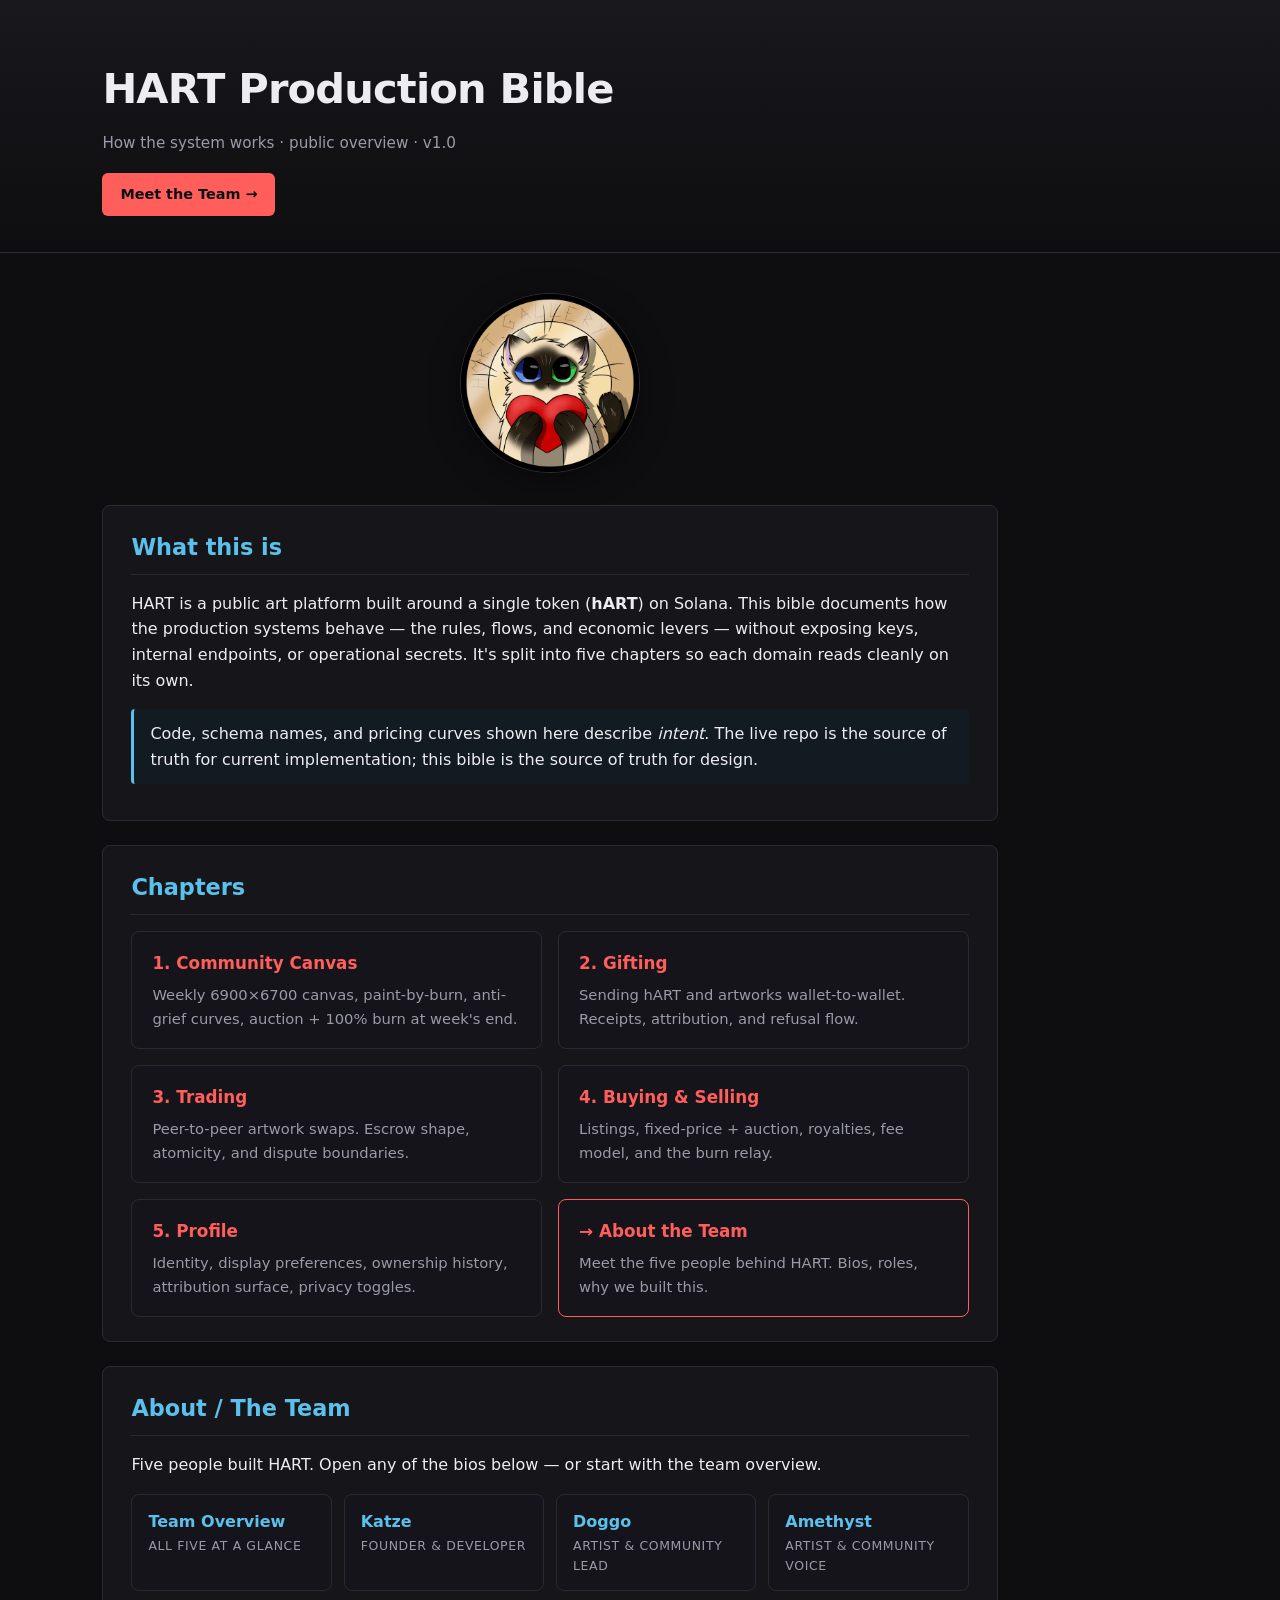
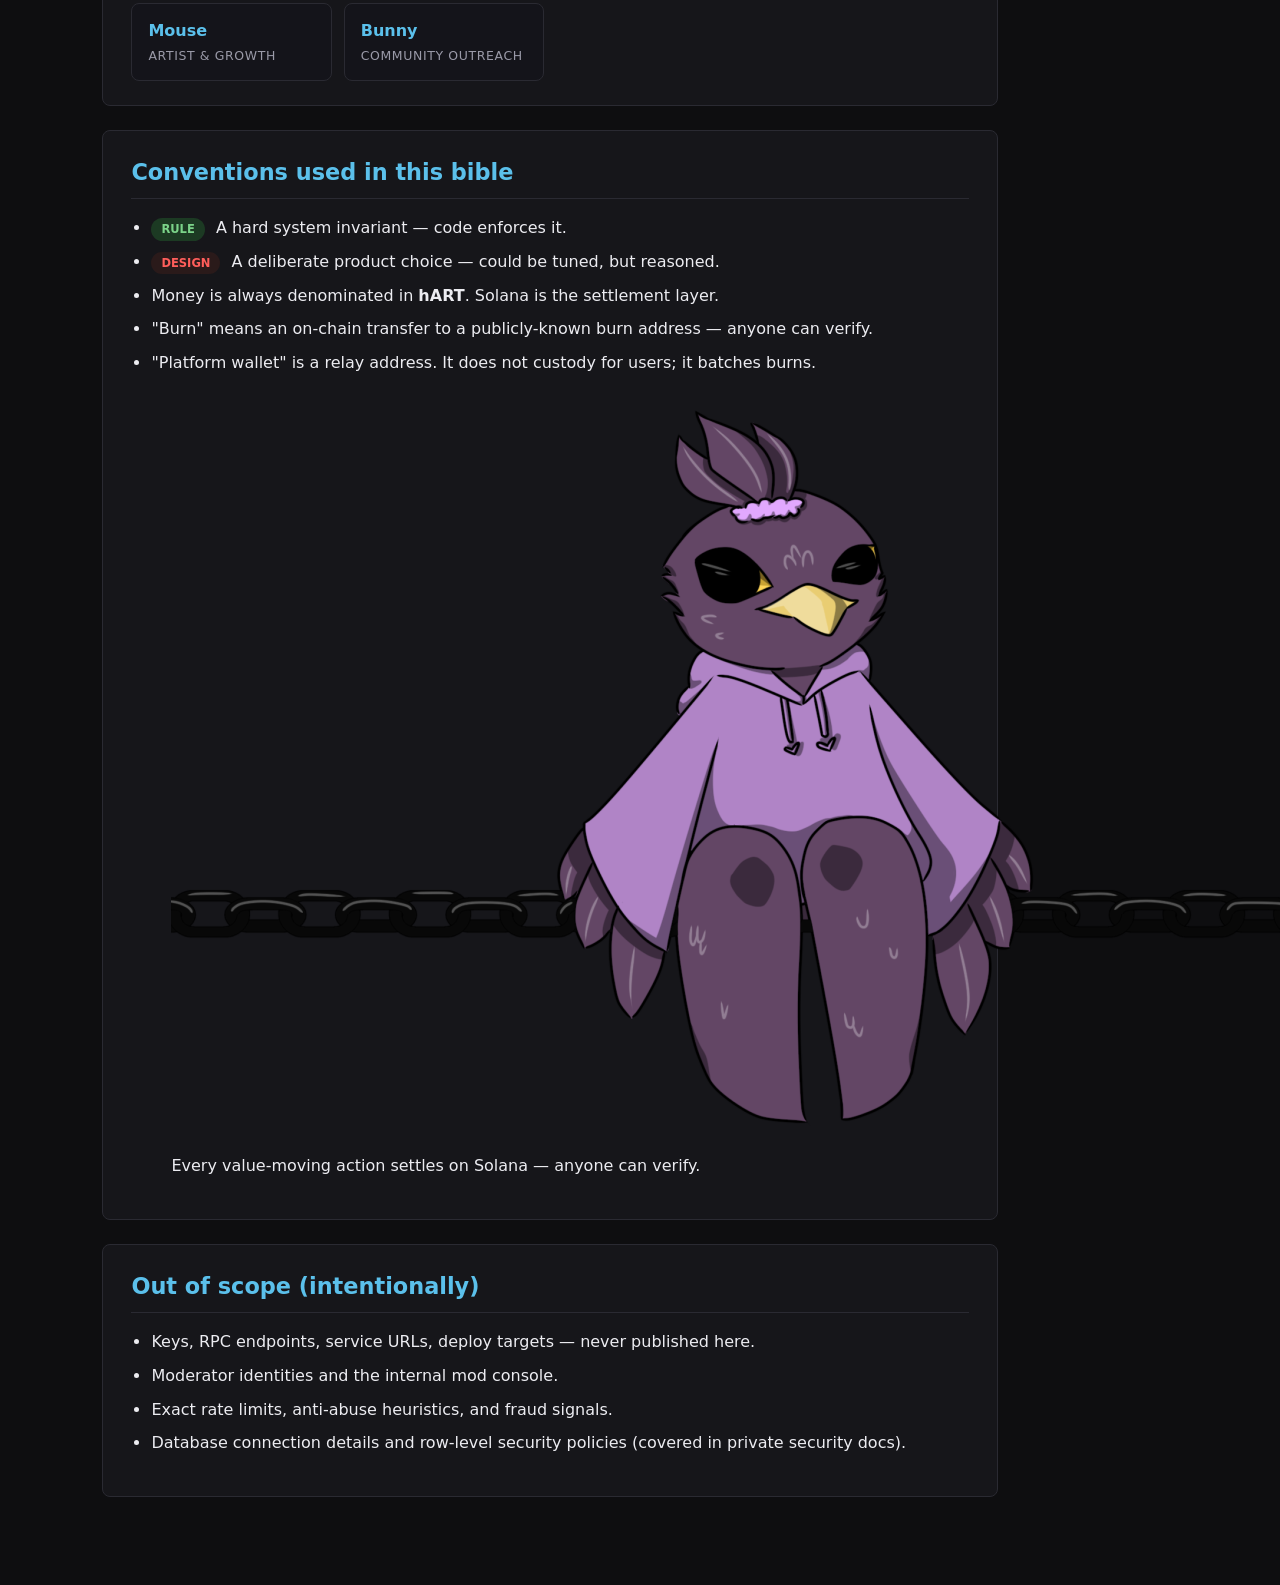
<file: index.html>
<!DOCTYPE html>
<html lang="en">
<head>
<meta charset="UTF-8">
<meta name="viewport" content="width=device-width, initial-scale=1.0">
<title>HART Production Bible</title>
<style>
  :root {
    --bg: #0e0e10;
    --panel: #16161a;
    --ink: #ececf1;
    --muted: #9a9aa8;
    --accent: #ff5e5b;
    --accent-2: #5bc0eb;
    --good: #7bd389;
    --warn: #f0c419;
    --line: #2a2a32;
  }
  * { box-sizing: border-box; }
  body {
    margin: 0;
    font-family: -apple-system, "Segoe UI", system-ui, sans-serif;
    background: var(--bg);
    color: var(--ink);
    line-height: 1.6;
  }
  header {
    padding: 56px 8% 36px;
    border-bottom: 1px solid var(--line);
    background: linear-gradient(180deg, #18181d 0%, #0e0e10 100%);
  }
  h1 { font-size: 2.6rem; margin: 0 0 8px; letter-spacing: -0.02em; }
  h2 {
    font-size: 1.4rem;
    margin: 0 0 16px;
    padding-bottom: 8px;
    border-bottom: 1px solid var(--line);
    color: var(--accent-2);
  }
  h3 { color: var(--accent); margin-top: 24px; font-size: 1.05rem; }
  .sub { color: var(--muted); font-size: 0.95rem; }
  main { padding: 32px 8% 64px; max-width: 1100px; }
  section {
    background: var(--panel);
    border: 1px solid var(--line);
    border-radius: 8px;
    padding: 24px 28px;
    margin-bottom: 24px;
  }
  a { color: var(--accent-2); text-decoration: none; }
  a:hover { color: var(--accent); }
  ul { padding-left: 20px; }
  li { margin: 8px 0; }
  .chapters {
    display: grid;
    grid-template-columns: 1fr 1fr;
    gap: 16px;
    margin-top: 8px;
  }
  .chapter {
    border: 1px solid var(--line);
    border-radius: 8px;
    padding: 18px 20px;
    background: #14141a;
    transition: border-color 0.15s, transform 0.15s;
  }
  .chapter:hover { border-color: var(--accent); transform: translateY(-2px); }
  .chapter h3 { margin: 0 0 6px; }
  .chapter p { margin: 0; color: var(--muted); font-size: 0.92rem; }
  .team-buttons {
    display: grid;
    grid-template-columns: repeat(auto-fit, minmax(160px, 1fr));
    gap: 12px;
    margin-top: 8px;
  }
  .team-btn {
    display: block;
    padding: 14px 16px;
    border: 1px solid var(--line);
    border-radius: 8px;
    background: #14141a;
    text-decoration: none;
    color: var(--ink);
    transition: border-color 0.15s, transform 0.15s, background 0.15s;
  }
  .team-btn:hover {
    border-color: var(--accent);
    background: #1a1a22;
    transform: translateY(-1px);
  }
  .team-btn .name {
    color: var(--accent-2);
    font-weight: 600;
    font-size: 1rem;
  }
  .team-btn .role {
    color: var(--muted);
    font-size: 0.78rem;
    text-transform: uppercase;
    letter-spacing: 0.05em;
    margin-top: 2px;
  }
  .pill {
    display: inline-block;
    padding: 2px 10px;
    border-radius: 99px;
    font-size: 0.72rem;
    font-weight: 600;
    margin-right: 6px;
  }
  .pill-good { background: #1c3a23; color: var(--good); }
  .pill-acc  { background: #2a1a1a; color: var(--accent); }
  .callout {
    border-left: 3px solid var(--accent-2);
    background: #131b22;
    padding: 12px 16px;
    border-radius: 4px;
    margin: 12px 0;
  }
  .hero-image {
    margin: 8px auto 32px;
    width: 180px;
    height: 180px;
    border-radius: 50%;
    overflow: hidden;
    border: 1px solid var(--line);
    background: #0a0a0c;
    box-shadow: 0 8px 32px rgba(0,0,0,0.4);
  }
  .hero-image img {
    display: block;
    width: 100%;
    height: 100%;
    object-fit: cover;
  }
  @media (max-width: 720px) {
    .chapters { grid-template-columns: 1fr; }
    .hero-image { width: 140px; height: 140px; }
  }
</style>
</head>
<body>

<header>
  <h1>HART Production Bible</h1>
  <div class="sub">How the system works · public overview · v1.0</div>
  <div style="margin-top:18px;">
    <a href="team/index.html" style="display:inline-block;padding:10px 18px;background:var(--accent);color:#0e0e10;border-radius:6px;text-decoration:none;font-weight:600;font-size:0.9rem;">Meet the Team →</a>
  </div>
</header>

<main>

<div class="hero-image">
  <img src="images/hart_coin.jpeg" alt="HART">
</div>

<section>
  <h2>What this is</h2>
  <p>
    HART is a public art platform built around a single token (<strong>hART</strong>) on Solana.
    This bible documents how the production systems behave — the rules, flows, and economic
    levers — without exposing keys, internal endpoints, or operational secrets. It's split into
    five chapters so each domain reads cleanly on its own.
  </p>
  <div class="callout">
    Code, schema names, and pricing curves shown here describe <em>intent</em>. The live repo is the
    source of truth for current implementation; this bible is the source of truth for design.
  </div>
</section>

<section>
  <h2>Chapters</h2>
  <div class="chapters">
    <a class="chapter" href="community-canvas.html">
      <h3>1. Community Canvas</h3>
      <p>Weekly 6900×6700 canvas, paint-by-burn, anti-grief curves, auction + 100% burn at week's end.</p>
    </a>
    <a class="chapter" href="gifting.html">
      <h3>2. Gifting</h3>
      <p>Sending hART and artworks wallet-to-wallet. Receipts, attribution, and refusal flow.</p>
    </a>
    <a class="chapter" href="trading.html">
      <h3>3. Trading</h3>
      <p>Peer-to-peer artwork swaps. Escrow shape, atomicity, and dispute boundaries.</p>
    </a>
    <a class="chapter" href="buying-selling.html">
      <h3>4. Buying &amp; Selling</h3>
      <p>Listings, fixed-price + auction, royalties, fee model, and the burn relay.</p>
    </a>
    <a class="chapter" href="profile.html">
      <h3>5. Profile</h3>
      <p>Identity, display preferences, ownership history, attribution surface, privacy toggles.</p>
    </a>
    <a class="chapter" href="team/index.html" style="border-color: var(--accent);">
      <h3 style="color: var(--accent);">→ About the Team</h3>
      <p>Meet the five people behind HART. Bios, roles, why we built this.</p>
    </a>
  </div>
</section>

<section>
  <h2>About / The Team</h2>
  <p>Five people built HART. Open any of the bios below — or start with the team overview.</p>
  <div class="team-buttons">
    <a class="team-btn" href="team/index.html">
      <div class="name">Team Overview</div>
      <div class="role">All five at a glance</div>
    </a>
    <a class="team-btn" href="team/katze.html">
      <div class="name">Katze</div>
      <div class="role">Founder &amp; Developer</div>
    </a>
    <a class="team-btn" href="team/doggo.html">
      <div class="name">Doggo</div>
      <div class="role">Artist &amp; Community Lead</div>
    </a>
    <a class="team-btn" href="team/amethyst.html">
      <div class="name">Amethyst</div>
      <div class="role">Artist &amp; Community Voice</div>
    </a>
    <a class="team-btn" href="team/mouse.html">
      <div class="name">Mouse</div>
      <div class="role">Artist &amp; Growth</div>
    </a>
    <a class="team-btn" href="team/bunny.html">
      <div class="name">Bunny</div>
      <div class="role">Community Outreach</div>
    </a>
  </div>
</section>

<section>
  <h2>Conventions used in this bible</h2>
  <ul>
    <li><span class="pill pill-good">RULE</span> A hard system invariant — code enforces it.</li>
    <li><span class="pill pill-acc">DESIGN</span> A deliberate product choice — could be tuned, but reasoned.</li>
    <li>Money is always denominated in <strong>hART</strong>. Solana is the settlement layer.</li>
    <li>"Burn" means an on-chain transfer to a publicly-known burn address — anyone can verify.</li>
    <li>"Platform wallet" is a relay address. It does not custody for users; it batches burns.</li>
  </ul>
  <figure>
    <img src="images/Onchain.png" alt="On-chain settlement">
    <figcaption>Every value-moving action settles on Solana — anyone can verify.</figcaption>
  </figure>
</section>

<section>
  <h2>Out of scope (intentionally)</h2>
  <ul>
    <li>Keys, RPC endpoints, service URLs, deploy targets — never published here.</li>
    <li>Moderator identities and the internal mod console.</li>
    <li>Exact rate limits, anti-abuse heuristics, and fraud signals.</li>
    <li>Database connection details and row-level security policies (covered in private security docs).</li>
  </ul>
</section>

</main>

</body>
</html>
</file>
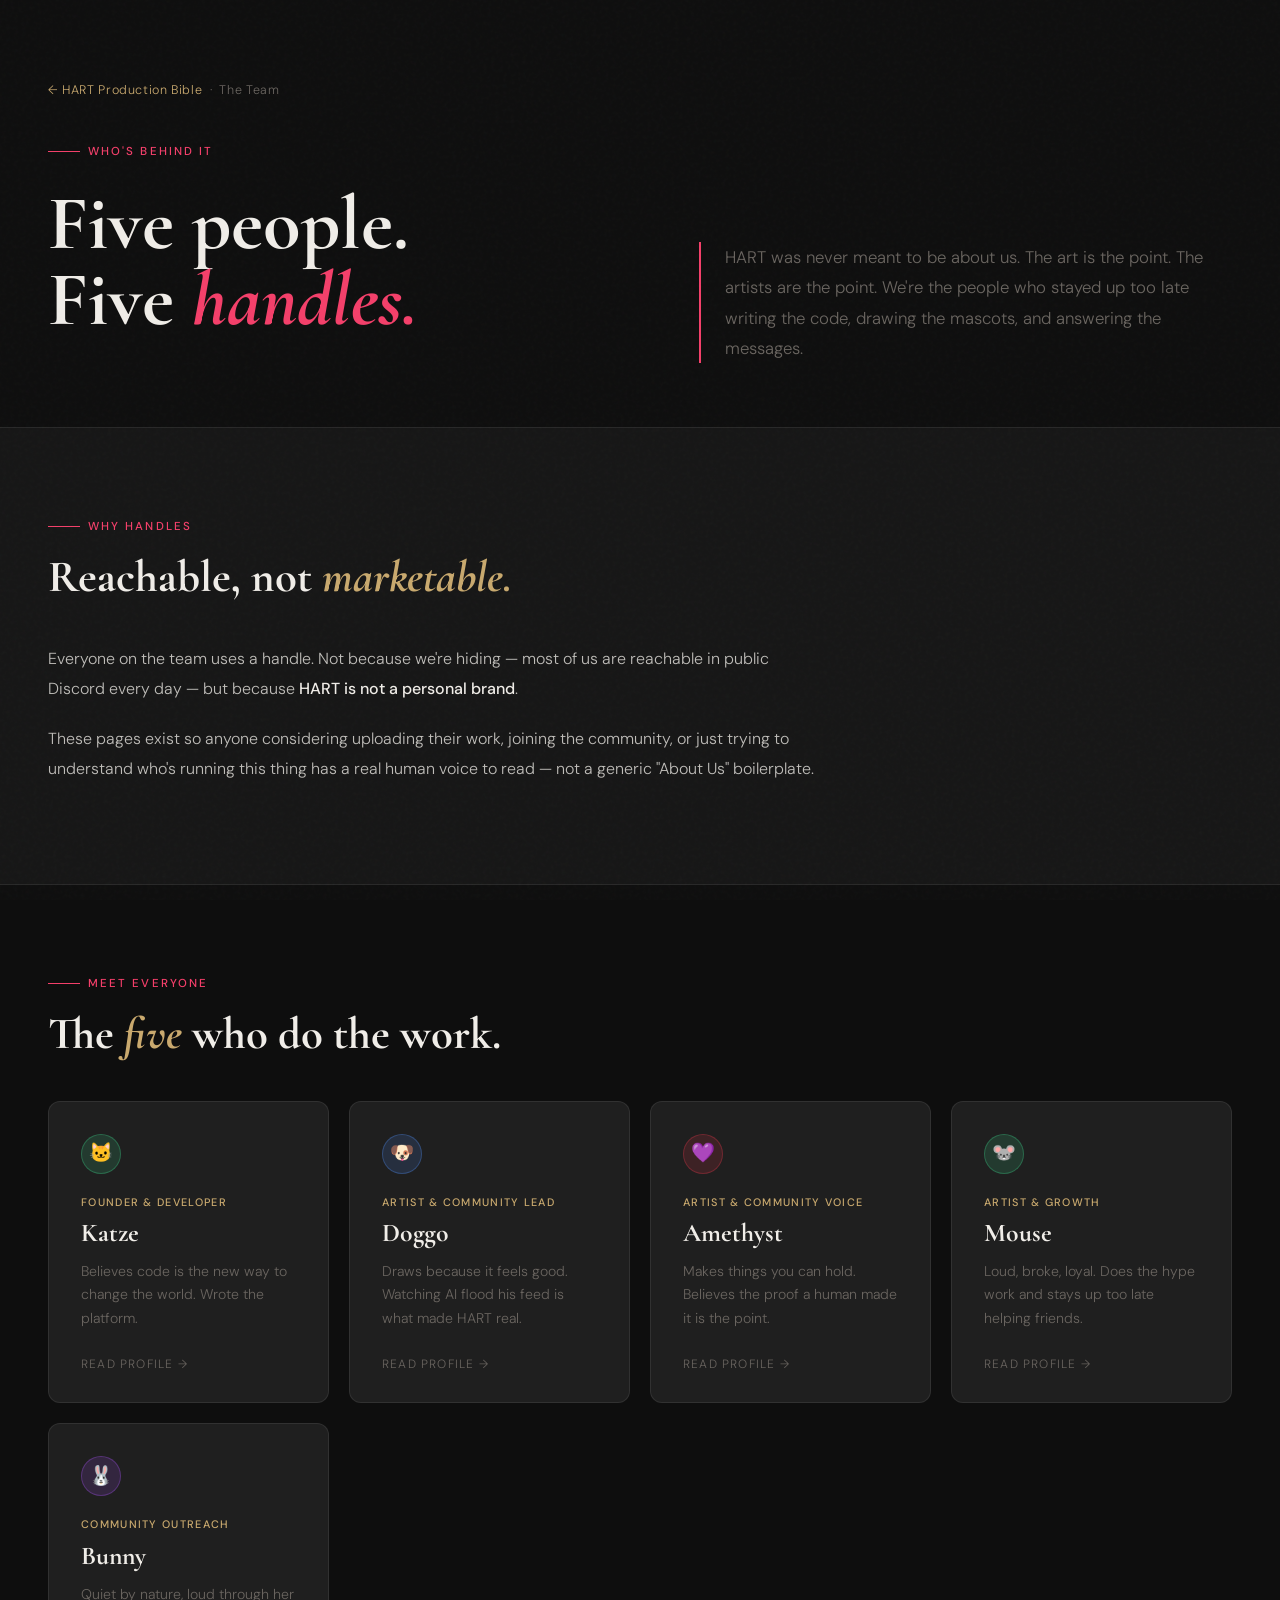
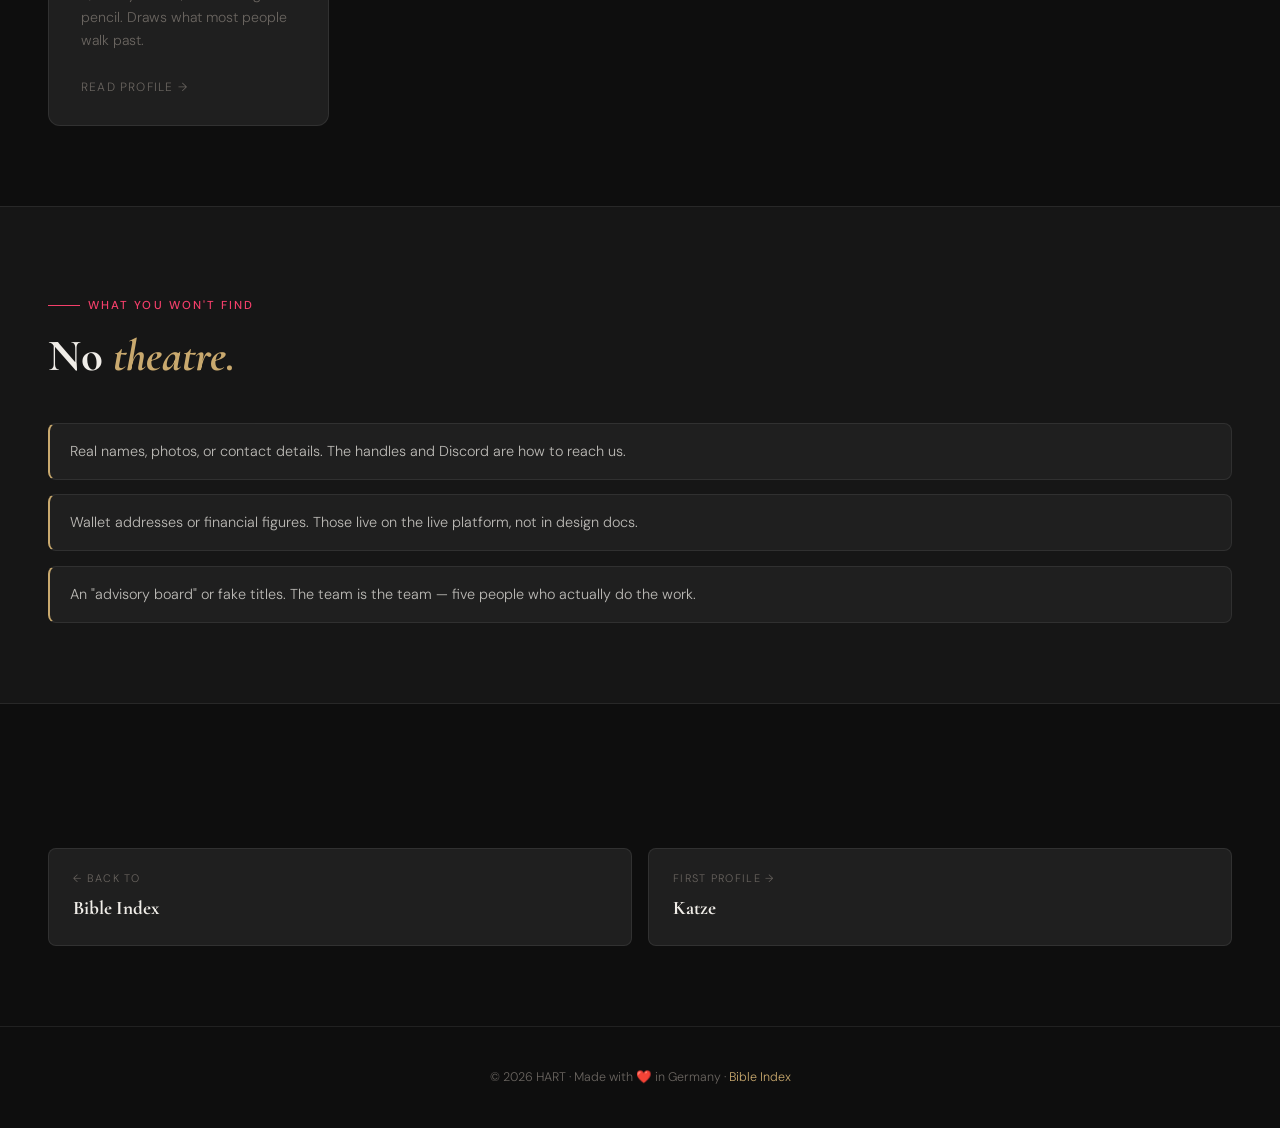
<file: team/index.html>
<!DOCTYPE html>
<html lang="en">
<head>
<meta charset="UTF-8" />
<meta name="viewport" content="width=device-width, initial-scale=1.0" />
<title>The Team — HART Production Bible</title>
<link rel="preconnect" href="https://fonts.googleapis.com" />
<link href="https://fonts.googleapis.com/css2?family=Cormorant+Garamond:ital,wght@0,400;0,600;0,700;1,400;1,600&family=DM+Sans:wght@300;400;500&display=swap" rel="stylesheet" />
<style>
  *, *::before, *::after { box-sizing: border-box; margin: 0; padding: 0; }

  :root {
    --bg:      #0e0e0e;
    --surface: #161616;
    --raised:  #1f1f1f;
    --border:  rgba(255,255,255,0.08);
    --text:    #f0ede8;
    --muted:   #6a6560;
    --red:     #f43f6a;
    --red-dim: #c0294d;
    --gold:    #c9a96e;
  }

  html { scroll-behavior: smooth; }
  body {
    background: var(--bg);
    color: var(--text);
    font-family: 'DM Sans', sans-serif;
    font-weight: 300;
    overflow-x: hidden;
    line-height: 1.7;
  }

  body::before {
    content: ''; position: fixed; inset: 0;
    background-image: url("data:image/svg+xml,%3Csvg viewBox='0 0 256 256' xmlns='http://www.w3.org/2000/svg'%3E%3Cfilter id='n'%3E%3CfeTurbulence type='fractalNoise' baseFrequency='0.9' numOctaves='4' stitchTiles='stitch'/%3E%3C/filter%3E%3Crect width='100%25' height='100%25' filter='url(%23n)' opacity='0.03'/%3E%3C/svg%3E");
    pointer-events: none; z-index: 9999; opacity: 0.8;
  }

  a { color: inherit; }

  /* ── HERO ── */
  .page-hero { padding: 5rem 3rem 4rem; max-width: 1300px; margin: 0 auto; }

  .crumb { color: var(--muted); font-size: 0.78rem; letter-spacing: 0.05em; margin-bottom: 2rem; }
  .crumb a { color: var(--gold); text-decoration: none; }
  .crumb a:hover { color: var(--red); }

  .eyebrow {
    font-size: 0.72rem; letter-spacing: 0.18em; text-transform: uppercase;
    color: var(--red); font-weight: 500;
    display: inline-flex; align-items: center; gap: 0.5rem;
    margin-bottom: 1.5rem;
  }
  .eyebrow::before { content: ''; display: block; width: 2rem; height: 1px; background: var(--red); }

  .hero-grid { display: grid; grid-template-columns: 1.1fr 1fr; gap: 4rem; align-items: end; }

  .page-title {
    font-family: 'Cormorant Garamond', serif;
    font-size: clamp(3rem, 6vw, 5.5rem);
    font-weight: 700; line-height: 1.0;
    margin-bottom: 1.5rem;
  }
  .page-title em { font-style: italic; color: var(--red); }

  .hero-sub {
    font-size: 1.05rem; color: var(--muted); line-height: 1.8;
    border-left: 2px solid var(--red); padding-left: 1.5rem;
  }

  /* ── SECTIONS ── */
  .section { padding: 5rem 3rem; max-width: 1300px; margin: 0 auto; }
  .section-band { background: var(--surface); border-top: 1px solid var(--border); border-bottom: 1px solid var(--border); padding: 5rem 0; }
  .section-band-inner { max-width: 1300px; margin: 0 auto; padding: 0 3rem; }

  .section-label {
    font-size: 0.72rem; letter-spacing: 0.18em; text-transform: uppercase;
    color: var(--red); font-weight: 500; margin-bottom: 1rem;
    display: inline-flex; align-items: center; gap: 0.5rem;
  }
  .section-label::before { content: ''; display: block; width: 2rem; height: 1px; background: var(--red); }

  .section-title {
    font-family: 'Cormorant Garamond', serif;
    font-size: clamp(1.8rem, 3.5vw, 2.8rem);
    font-weight: 700; line-height: 1.15;
    margin-bottom: 2.5rem;
  }
  .section-title em { font-style: italic; color: var(--gold); }

  .prose p { color: rgba(240,237,232,0.78); font-size: 1rem; line-height: 1.9; margin-bottom: 1.2rem; max-width: 780px; }
  .prose strong { color: var(--text); font-weight: 500; }

  /* ── TEAM GRID ── */
  .team-grid {
    display: grid;
    grid-template-columns: repeat(auto-fit, minmax(260px, 1fr));
    gap: 1.25rem;
  }
  .member {
    background: var(--raised);
    border: 1px solid var(--border);
    border-radius: 0.75rem;
    padding: 2rem 2rem 1.75rem;
    text-decoration: none;
    color: var(--text);
    display: flex; flex-direction: column;
    transition: background 0.2s, border-color 0.2s, transform 0.2s;
    position: relative;
    overflow: hidden;
  }
  .member::before {
    content: ''; position: absolute; left: 0; top: 0; bottom: 0;
    width: 3px; background: var(--red);
    opacity: 0; transition: opacity 0.2s;
  }
  .member:hover {
    background: rgba(255,255,255,0.025);
    border-color: rgba(255,255,255,0.16);
    transform: translateY(-3px);
  }
  .member:hover::before { opacity: 1; }

  .member-icon {
    width: 2.5rem; height: 2.5rem;
    border-radius: 50%;
    display: flex; align-items: center; justify-content: center;
    font-size: 1.2rem;
    margin-bottom: 1.2rem;
  }
  .member-icon.katze    { background: rgba(61, 214, 140, 0.15); border: 1px solid rgba(61, 214, 140, 0.3); }
  .member-icon.doggo    { background: rgba(79, 142, 247, 0.15); border: 1px solid rgba(79, 142, 247, 0.3); }
  .member-icon.amethyst { background: rgba(232, 54, 74, 0.15); border: 1px solid rgba(232, 54, 74, 0.3); }
  .member-icon.mouse    { background: rgba(61, 214, 140, 0.15); border: 1px solid rgba(61, 214, 140, 0.3); }
  .member-icon.bunny    { background: rgba(168, 85, 247, 0.15); border: 1px solid rgba(168, 85, 247, 0.3); }

  .member-role {
    font-size: 0.68rem; letter-spacing: 0.12em; text-transform: uppercase;
    color: var(--gold); font-weight: 500;
    margin-bottom: 0.5rem;
  }
  .member-name {
    font-family: 'Cormorant Garamond', serif;
    font-size: 1.6rem; font-weight: 700;
    line-height: 1.1; margin-bottom: 0.8rem;
  }
  .member-blurb {
    font-size: 0.88rem; color: var(--muted);
    line-height: 1.65; flex: 1;
  }
  .member-arrow {
    margin-top: 1.5rem;
    font-size: 0.75rem; letter-spacing: 0.1em; text-transform: uppercase;
    color: var(--muted);
    display: inline-flex; align-items: center; gap: 0.4rem;
    transition: color 0.2s, gap 0.2s;
  }
  .member:hover .member-arrow { color: var(--red); gap: 0.7rem; }

  /* ── NOT-FOUND LIST ── */
  .not-here {
    list-style: none; padding: 0;
    display: grid; gap: 0.9rem;
    margin-top: 1.5rem;
  }
  .not-here li {
    background: var(--raised);
    border: 1px solid var(--border);
    border-radius: 0.5rem;
    padding: 1rem 1.25rem;
    font-size: 0.9rem;
    color: rgba(240,237,232,0.75);
    line-height: 1.6;
    border-left: 2px solid var(--gold);
  }

  /* ── NEXT NAV ── */
  .next {
    display: grid; grid-template-columns: 1fr 1fr; gap: 1rem;
    margin-top: 4rem;
  }
  .next a {
    background: var(--raised);
    border: 1px solid var(--border);
    border-radius: 0.5rem;
    padding: 1.25rem 1.5rem;
    text-decoration: none;
    color: var(--text);
    transition: background 0.2s, border-color 0.2s;
  }
  .next a:hover { background: var(--surface); border-color: var(--red); }
  .next .label {
    font-size: 0.68rem; letter-spacing: 0.12em; text-transform: uppercase;
    color: var(--muted); margin-bottom: 0.3rem;
  }
  .next .title {
    font-family: 'Cormorant Garamond', serif;
    font-size: 1.2rem; font-weight: 700;
    color: var(--text);
  }

  footer {
    border-top: 1px solid var(--border);
    padding: 2.5rem 3rem;
    max-width: 1300px; margin: 0 auto;
    text-align: center;
  }
  footer p { font-size: 0.78rem; color: var(--muted); }

  @media (max-width: 900px) {
    .page-hero { padding: 4rem 1.5rem 3rem; }
    .hero-grid { grid-template-columns: 1fr; gap: 2rem; align-items: start; }
    .section, .section-band-inner { padding-left: 1.5rem; padding-right: 1.5rem; }
    .next { grid-template-columns: 1fr; }
    footer { padding: 2rem 1.5rem; }
  }
</style>
</head>
<body>

<!-- ── HERO ── -->
<section class="page-hero">
  <div class="crumb"><a href="../index.html">← HART Production Bible</a> &nbsp;·&nbsp; The Team</div>

  <div class="hero-grid">
    <div>
      <div class="eyebrow">Who's behind it</div>
      <h1 class="page-title">Five people.<br/>Five <em>handles.</em></h1>
    </div>
    <div>
      <p class="hero-sub">
        HART was never meant to be about us. The art is the point. The artists are the point.
        We're the people who stayed up too late writing the code, drawing the mascots, and answering the messages.
      </p>
    </div>
  </div>
</section>

<!-- ── WHY HANDLES ── -->
<section class="section-band">
  <div class="section-band-inner">
    <div class="section-label">Why handles</div>
    <h2 class="section-title">Reachable, not <em>marketable.</em></h2>
    <div class="prose">
      <p>
        Everyone on the team uses a handle. Not because we're hiding — most of us are reachable in
        public Discord every day — but because <strong>HART is not a personal brand</strong>.
      </p>
      <p>
        These pages exist so anyone considering uploading their work, joining the community, or just
        trying to understand who's running this thing has a real human voice to read — not a generic
        "About Us" boilerplate.
      </p>
    </div>
  </div>
</section>

<!-- ── MEET EVERYONE ── -->
<section class="section">
  <div class="section-label">Meet everyone</div>
  <h2 class="section-title">The <em>five</em> who do the work.</h2>

  <div class="team-grid">
    <a class="member" href="katze.html">
      <div class="member-icon katze">🐱</div>
      <div class="member-role">Founder &amp; Developer</div>
      <div class="member-name">Katze</div>
      <p class="member-blurb">Believes code is the new way to change the world. Wrote the platform.</p>
      <span class="member-arrow">Read profile →</span>
    </a>
    <a class="member" href="doggo.html">
      <div class="member-icon doggo">🐶</div>
      <div class="member-role">Artist &amp; Community Lead</div>
      <div class="member-name">Doggo</div>
      <p class="member-blurb">Draws because it feels good. Watching AI flood his feed is what made HART real.</p>
      <span class="member-arrow">Read profile →</span>
    </a>
    <a class="member" href="amethyst.html">
      <div class="member-icon amethyst">💜</div>
      <div class="member-role">Artist &amp; Community Voice</div>
      <div class="member-name">Amethyst</div>
      <p class="member-blurb">Makes things you can hold. Believes the proof a human made it is the point.</p>
      <span class="member-arrow">Read profile →</span>
    </a>
    <a class="member" href="mouse.html">
      <div class="member-icon mouse">🐭</div>
      <div class="member-role">Artist &amp; Growth</div>
      <div class="member-name">Mouse</div>
      <p class="member-blurb">Loud, broke, loyal. Does the hype work and stays up too late helping friends.</p>
      <span class="member-arrow">Read profile →</span>
    </a>
    <a class="member" href="bunny.html">
      <div class="member-icon bunny">🐰</div>
      <div class="member-role">Community Outreach</div>
      <div class="member-name">Bunny</div>
      <p class="member-blurb">Quiet by nature, loud through her pencil. Draws what most people walk past.</p>
      <span class="member-arrow">Read profile →</span>
    </a>
  </div>
</section>

<!-- ── WHAT YOU WON'T FIND ── -->
<section class="section-band">
  <div class="section-band-inner">
    <div class="section-label">What you won't find</div>
    <h2 class="section-title">No <em>theatre.</em></h2>
    <ul class="not-here">
      <li>Real names, photos, or contact details. The handles and Discord are how to reach us.</li>
      <li>Wallet addresses or financial figures. Those live on the live platform, not in design docs.</li>
      <li>An "advisory board" or fake titles. The team is the team — five people who actually do the work.</li>
    </ul>
  </div>
</section>

<section class="section">
  <div class="next">
    <a href="../index.html">
      <div class="label">← Back to</div>
      <div class="title">Bible Index</div>
    </a>
    <a href="katze.html">
      <div class="label">First profile →</div>
      <div class="title">Katze</div>
    </a>
  </div>
</section>

<footer>
  <p>© 2026 HART · Made with ❤️ in Germany · <a href="../index.html" style="color:var(--gold); text-decoration:none;">Bible Index</a></p>
</footer>

</body>
</html>
</file>
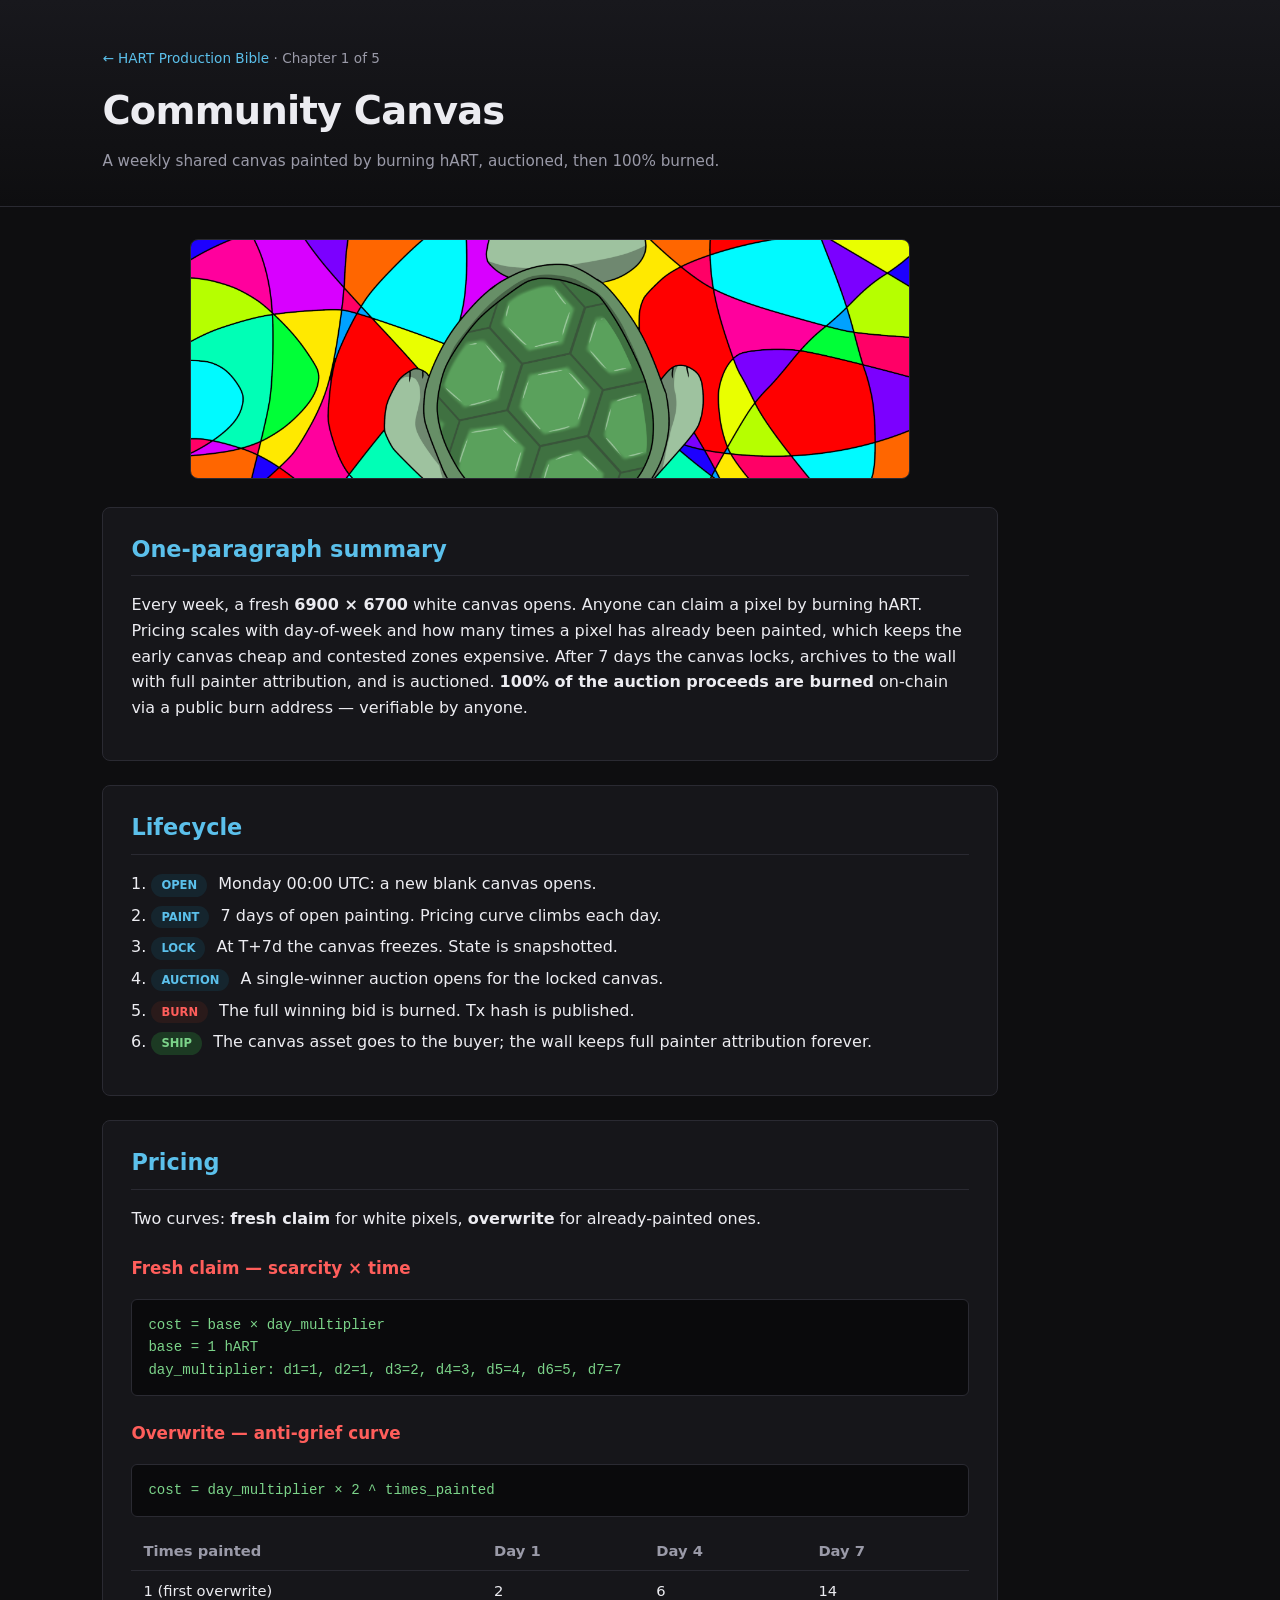
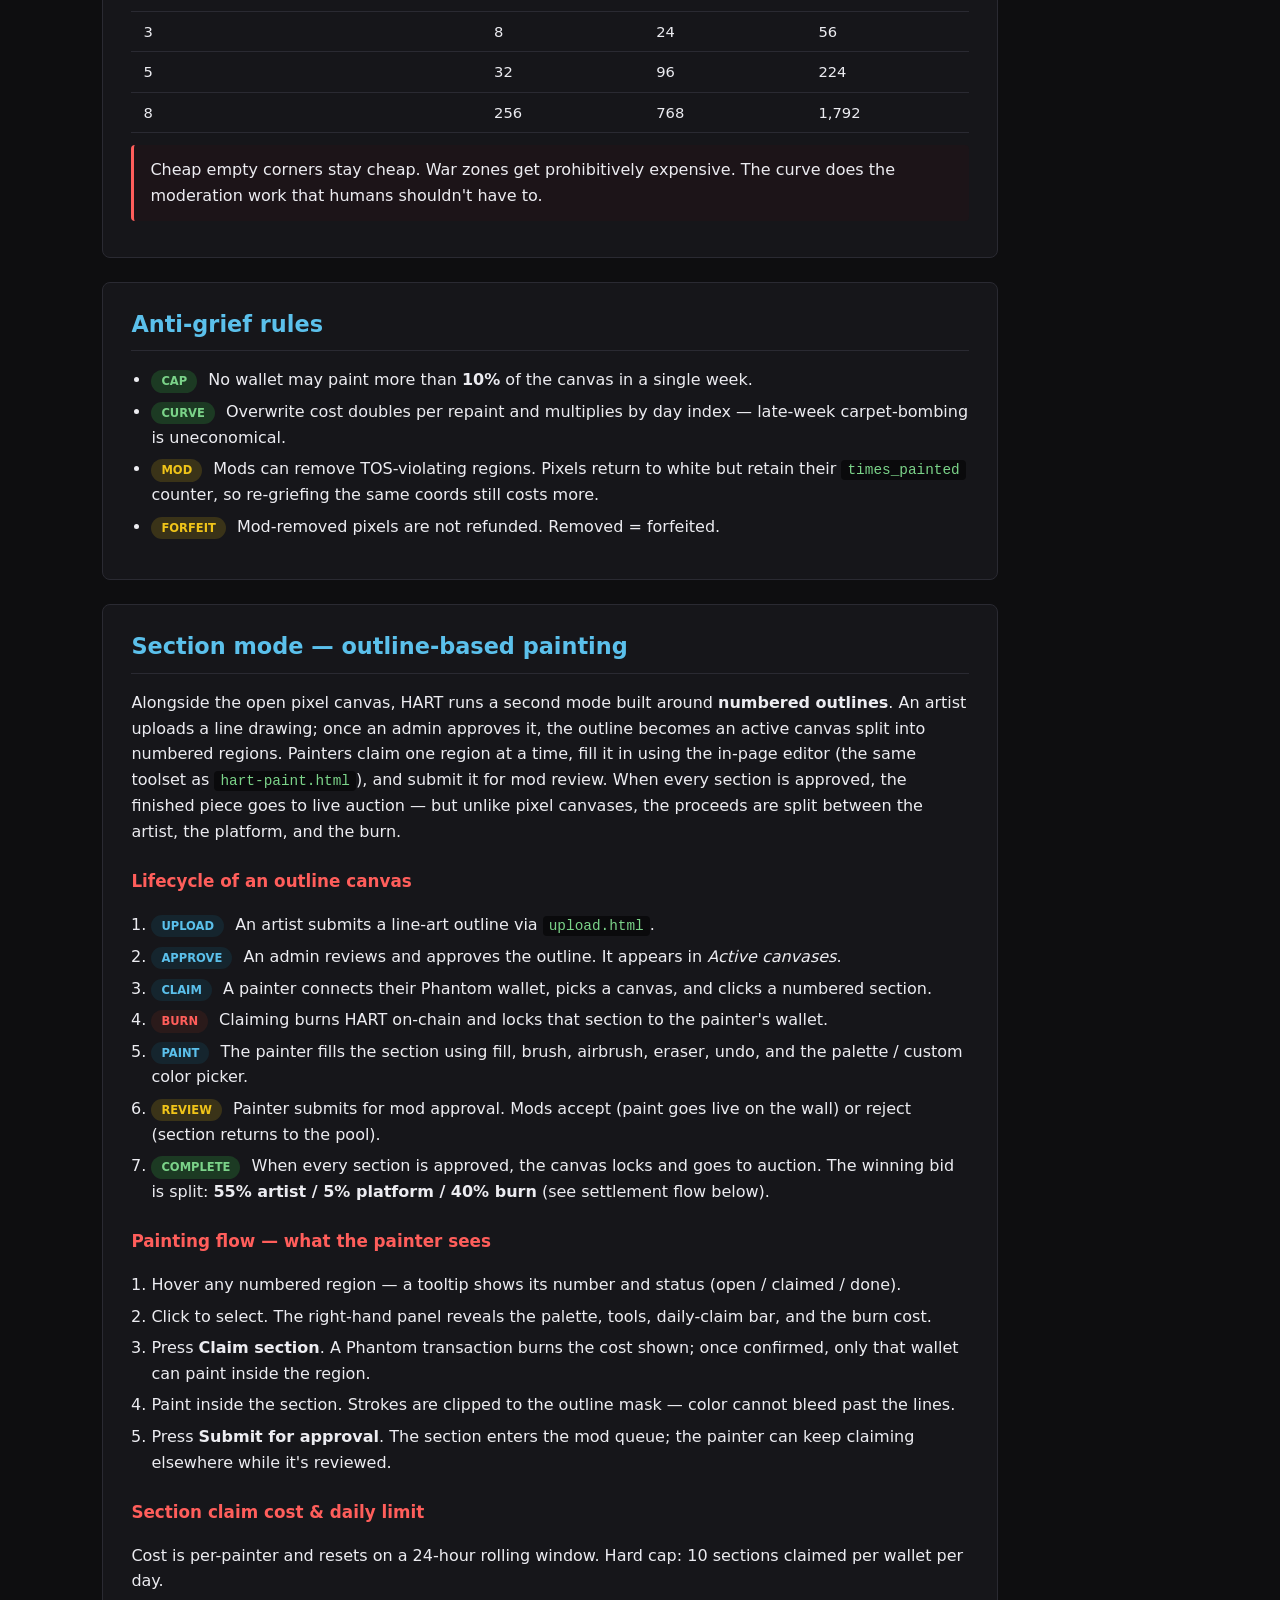
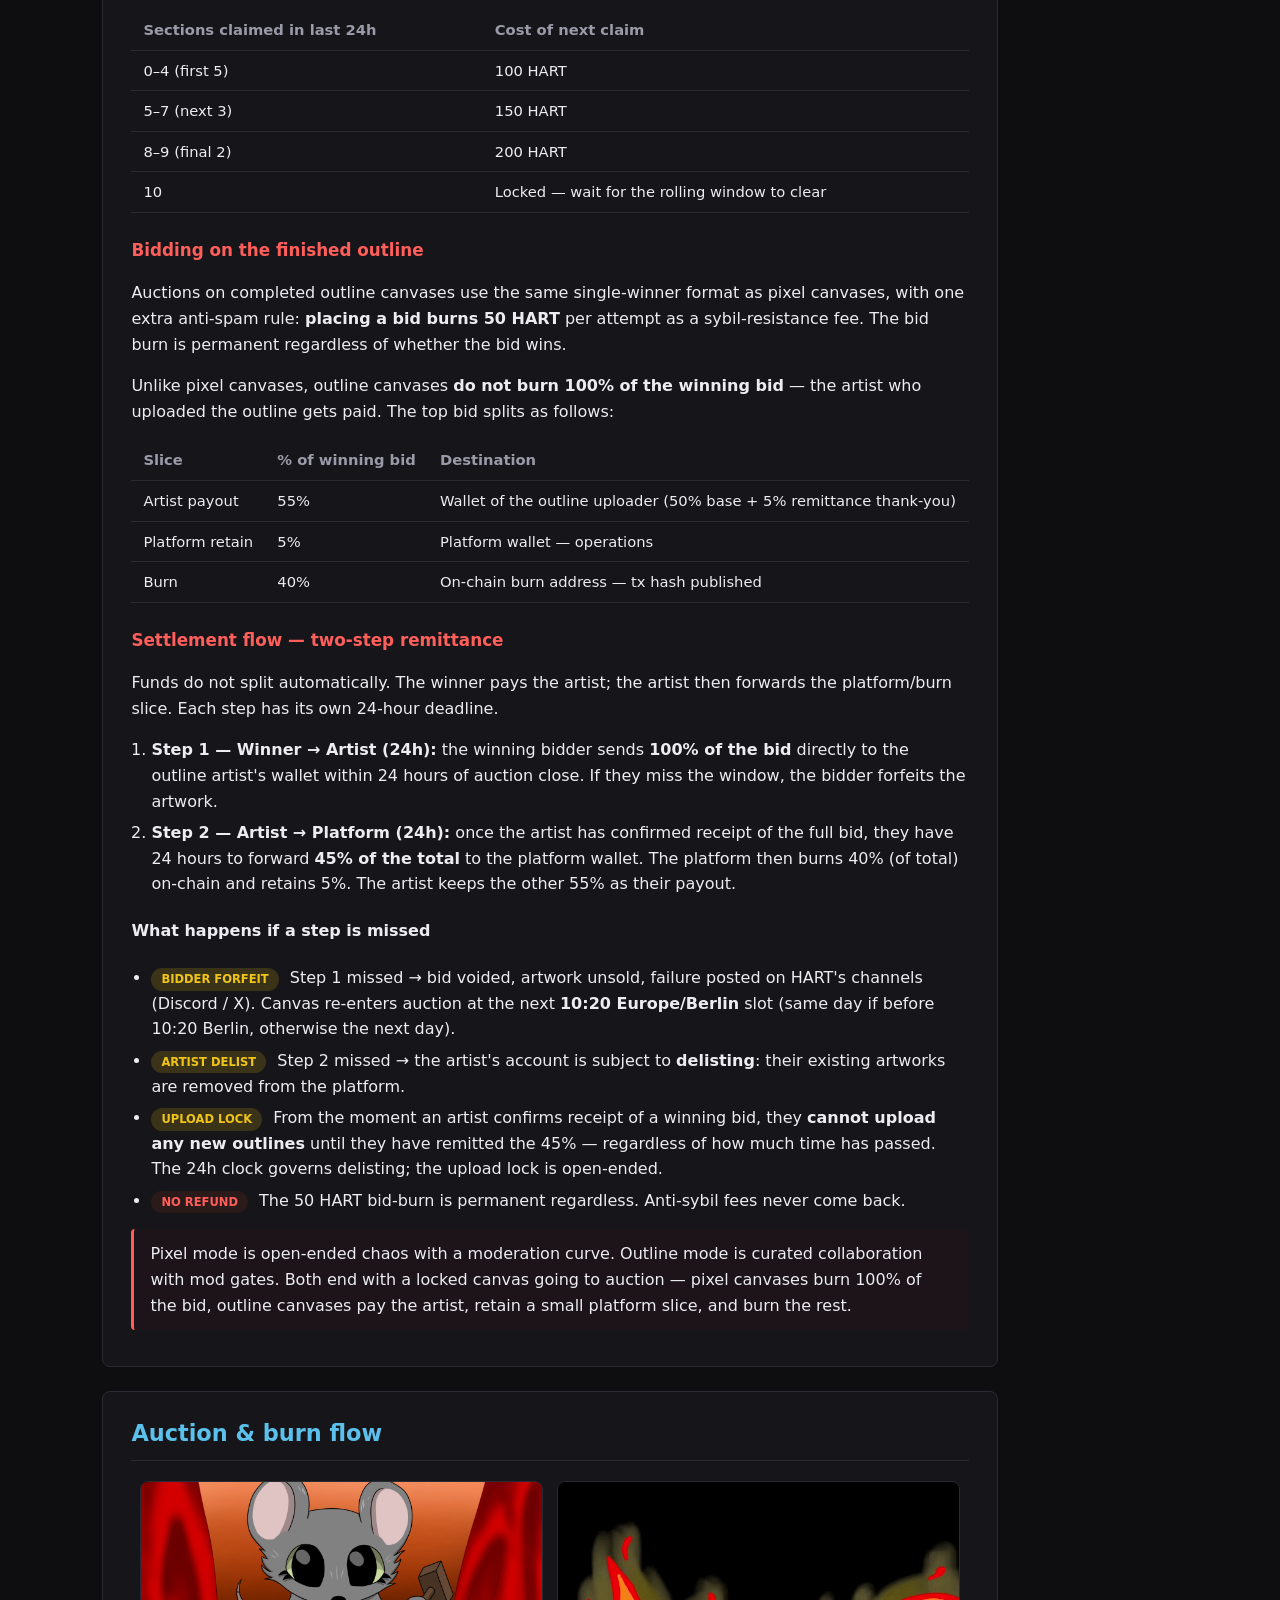
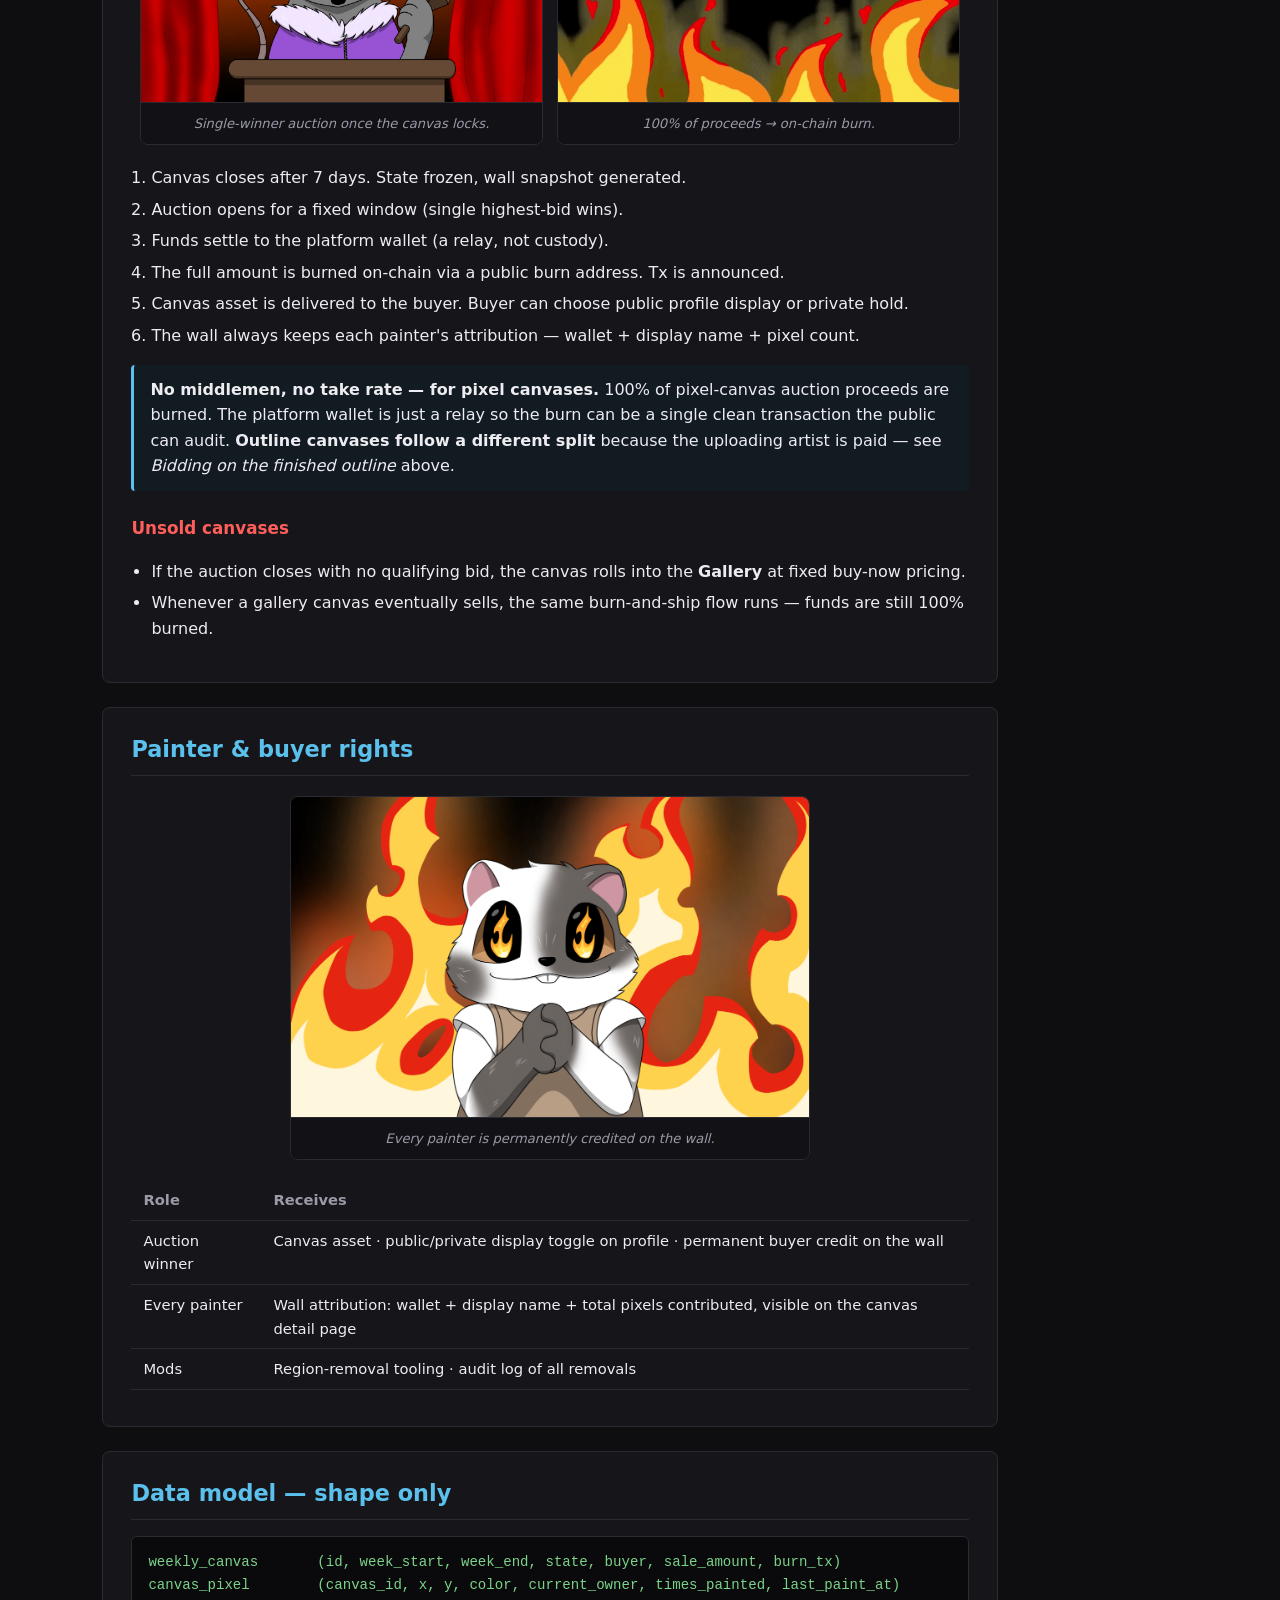
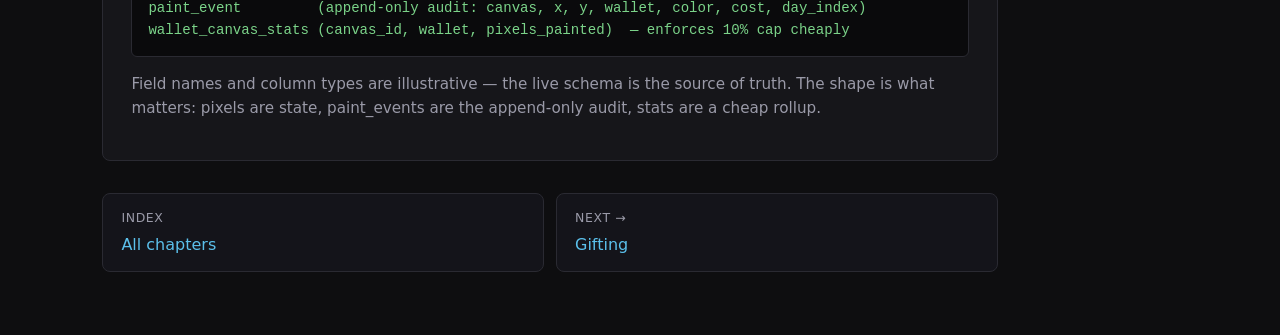
<file: community-canvas.html>
<!DOCTYPE html>
<html lang="en">
<head>
<meta charset="UTF-8">
<meta name="viewport" content="width=device-width, initial-scale=1.0">
<title>Community Canvas — HART Production Bible</title>
<link rel="stylesheet" href="_style.css">
</head>
<body>

<header>
  <div class="crumb"><a href="index.html">← HART Production Bible</a> · Chapter 1 of 5</div>
  <h1>Community Canvas</h1>
  <div class="sub">A weekly shared canvas painted by burning hART, auctioned, then 100% burned.</div>
</header>

<main>

<div class="hero-image">
  <img src="images/CanvasClaim.png" alt="Painters claiming pixels on the weekly canvas">
</div>

<section>
  <h2>One-paragraph summary</h2>
  <p>
    Every week, a fresh <strong>6900 × 6700</strong> white canvas opens. Anyone can claim a pixel
    by burning hART. Pricing scales with day-of-week and how many times a pixel has already been
    painted, which keeps the early canvas cheap and contested zones expensive. After 7 days the
    canvas locks, archives to the wall with full painter attribution, and is auctioned. <strong>100% of
    the auction proceeds are burned</strong> on-chain via a public burn address — verifiable by anyone.
  </p>
</section>

<section>
  <h2>Lifecycle</h2>
  <ol>
    <li><span class="pill pill-info">OPEN</span> Monday 00:00 UTC: a new blank canvas opens.</li>
    <li><span class="pill pill-info">PAINT</span> 7 days of open painting. Pricing curve climbs each day.</li>
    <li><span class="pill pill-info">LOCK</span> At T+7d the canvas freezes. State is snapshotted.</li>
    <li><span class="pill pill-info">AUCTION</span> A single-winner auction opens for the locked canvas.</li>
    <li><span class="pill pill-acc">BURN</span> The full winning bid is burned. Tx hash is published.</li>
    <li><span class="pill pill-good">SHIP</span> The canvas asset goes to the buyer; the wall keeps full painter attribution forever.</li>
  </ol>
</section>

<section>
  <h2>Pricing</h2>
  <p>Two curves: <strong>fresh claim</strong> for white pixels, <strong>overwrite</strong> for already-painted ones.</p>

  <h3>Fresh claim — scarcity × time</h3>
  <pre>cost = base × day_multiplier
base = 1 hART
day_multiplier: d1=1, d2=1, d3=2, d4=3, d5=4, d6=5, d7=7</pre>

  <h3>Overwrite — anti-grief curve</h3>
  <pre>cost = day_multiplier × 2 ^ times_painted</pre>

  <table>
    <tr><th>Times painted</th><th>Day 1</th><th>Day 4</th><th>Day 7</th></tr>
    <tr><td>1 (first overwrite)</td><td>2</td><td>6</td><td>14</td></tr>
    <tr><td>3</td><td>8</td><td>24</td><td>56</td></tr>
    <tr><td>5</td><td>32</td><td>96</td><td>224</td></tr>
    <tr><td>8</td><td>256</td><td>768</td><td>1,792</td></tr>
  </table>

  <div class="callout">
    Cheap empty corners stay cheap. War zones get prohibitively expensive. The curve does the
    moderation work that humans shouldn't have to.
  </div>
</section>

<section>
  <h2>Anti-grief rules</h2>
  <ul>
    <li><span class="pill pill-good">CAP</span> No wallet may paint more than <strong>10%</strong> of the canvas in a single week.</li>
    <li><span class="pill pill-good">CURVE</span> Overwrite cost doubles per repaint and multiplies by day index — late-week carpet-bombing is uneconomical.</li>
    <li><span class="pill pill-warn">MOD</span> Mods can remove TOS-violating regions. Pixels return to white but retain their <code>times_painted</code> counter, so re-griefing the same coords still costs more.</li>
    <li><span class="pill pill-warn">FORFEIT</span> Mod-removed pixels are not refunded. Removed = forfeited.</li>
  </ul>
</section>

<section>
  <h2>Section mode — outline-based painting</h2>
  <p>
    Alongside the open pixel canvas, HART runs a second mode built around <strong>numbered outlines</strong>.
    An artist uploads a line drawing; once an admin approves it, the outline becomes an active
    canvas split into numbered regions. Painters claim one region at a time, fill it in using the
    in-page editor (the same toolset as <code>hart-paint.html</code>), and submit it for mod review.
    When every section is approved, the finished piece goes to live auction — but unlike pixel
    canvases, the proceeds are split between the artist, the platform, and the burn.
  </p>

  <h3>Lifecycle of an outline canvas</h3>
  <ol>
    <li><span class="pill pill-info">UPLOAD</span> An artist submits a line-art outline via <code>upload.html</code>.</li>
    <li><span class="pill pill-info">APPROVE</span> An admin reviews and approves the outline. It appears in <em>Active canvases</em>.</li>
    <li><span class="pill pill-info">CLAIM</span> A painter connects their Phantom wallet, picks a canvas, and clicks a numbered section.</li>
    <li><span class="pill pill-acc">BURN</span> Claiming burns HART on-chain and locks that section to the painter's wallet.</li>
    <li><span class="pill pill-info">PAINT</span> The painter fills the section using fill, brush, airbrush, eraser, undo, and the palette / custom color picker.</li>
    <li><span class="pill pill-warn">REVIEW</span> Painter submits for mod approval. Mods accept (paint goes live on the wall) or reject (section returns to the pool).</li>
    <li><span class="pill pill-good">COMPLETE</span> When every section is approved, the canvas locks and goes to auction. The winning bid is split: <strong>55% artist / 5% platform / 40% burn</strong> (see settlement flow below).</li>
  </ol>

  <h3>Painting flow — what the painter sees</h3>
  <ol>
    <li>Hover any numbered region — a tooltip shows its number and status (open / claimed / done).</li>
    <li>Click to select. The right-hand panel reveals the palette, tools, daily-claim bar, and the burn cost.</li>
    <li>Press <strong>Claim section</strong>. A Phantom transaction burns the cost shown; once confirmed, only that wallet can paint inside the region.</li>
    <li>Paint inside the section. Strokes are clipped to the outline mask — color cannot bleed past the lines.</li>
    <li>Press <strong>Submit for approval</strong>. The section enters the mod queue; the painter can keep claiming elsewhere while it's reviewed.</li>
  </ol>

  <h3>Section claim cost &amp; daily limit</h3>
  <p>Cost is per-painter and resets on a 24-hour rolling window. Hard cap: 10 sections claimed per wallet per day.</p>
  <table>
    <tr><th>Sections claimed in last 24h</th><th>Cost of next claim</th></tr>
    <tr><td>0–4 (first 5)</td><td>100 HART</td></tr>
    <tr><td>5–7 (next 3)</td><td>150 HART</td></tr>
    <tr><td>8–9 (final 2)</td><td>200 HART</td></tr>
    <tr><td>10</td><td>Locked — wait for the rolling window to clear</td></tr>
  </table>

  <h3>Bidding on the finished outline</h3>
  <p>
    Auctions on completed outline canvases use the same single-winner format as pixel canvases,
    with one extra anti-spam rule: <strong>placing a bid burns 50 HART</strong> per attempt as a
    sybil-resistance fee. The bid burn is permanent regardless of whether the bid wins.
  </p>

  <p>
    Unlike pixel canvases, outline canvases <strong>do not burn 100% of the winning bid</strong> —
    the artist who uploaded the outline gets paid. The top bid splits as follows:
  </p>

  <table>
    <tr><th>Slice</th><th>% of winning bid</th><th>Destination</th></tr>
    <tr><td>Artist payout</td><td>55%</td><td>Wallet of the outline uploader (50% base + 5% remittance thank-you)</td></tr>
    <tr><td>Platform retain</td><td>5%</td><td>Platform wallet — operations</td></tr>
    <tr><td>Burn</td><td>40%</td><td>On-chain burn address — tx hash published</td></tr>
  </table>

  <h3>Settlement flow — two-step remittance</h3>
  <p>
    Funds do not split automatically. The winner pays the artist; the artist then forwards the
    platform/burn slice. Each step has its own 24-hour deadline.
  </p>
  <ol>
    <li>
      <strong>Step 1 — Winner → Artist (24h):</strong> the winning bidder sends <strong>100% of the
      bid</strong> directly to the outline artist's wallet within 24 hours of auction close. If they
      miss the window, the bidder forfeits the artwork.
    </li>
    <li>
      <strong>Step 2 — Artist → Platform (24h):</strong> once the artist has confirmed receipt of
      the full bid, they have 24 hours to forward <strong>45% of the total</strong> to the platform
      wallet. The platform then burns 40% (of total) on-chain and retains 5%. The artist keeps the
      other 55% as their payout.
    </li>
  </ol>

  <h4>What happens if a step is missed</h4>
  <ul>
    <li><span class="pill pill-warn">BIDDER FORFEIT</span> Step 1 missed → bid voided, artwork unsold, failure posted on HART's channels (Discord / X). Canvas re-enters auction at the next <strong>10:20 Europe/Berlin</strong> slot (same day if before 10:20 Berlin, otherwise the next day).</li>
    <li><span class="pill pill-warn">ARTIST DELIST</span> Step 2 missed → the artist's account is subject to <strong>delisting</strong>: their existing artworks are removed from the platform.</li>
    <li><span class="pill pill-warn">UPLOAD LOCK</span> From the moment an artist confirms receipt of a winning bid, they <strong>cannot upload any new outlines</strong> until they have remitted the 45% — regardless of how much time has passed. The 24h clock governs delisting; the upload lock is open-ended.</li>
    <li><span class="pill pill-acc">NO REFUND</span> The 50 HART bid-burn is permanent regardless. Anti-sybil fees never come back.</li>
  </ul>

  <div class="callout">
    Pixel mode is open-ended chaos with a moderation curve. Outline mode is curated collaboration
    with mod gates. Both end with a locked canvas going to auction — pixel canvases burn 100% of
    the bid, outline canvases pay the artist, retain a small platform slice, and burn the rest.
  </div>
</section>

<section>
  <h2>Auction &amp; burn flow</h2>
  <div class="image-row">
    <figure>
      <img src="images/Auction.png" alt="Auction at week's end">
      <figcaption>Single-winner auction once the canvas locks.</figcaption>
    </figure>
    <figure>
      <img src="images/fireburning1.gif" alt="Burn">
      <figcaption>100% of proceeds → on-chain burn.</figcaption>
    </figure>
  </div>
  <ol>
    <li>Canvas closes after 7 days. State frozen, wall snapshot generated.</li>
    <li>Auction opens for a fixed window (single highest-bid wins).</li>
    <li>Funds settle to the platform wallet (a relay, not custody).</li>
    <li>The full amount is burned on-chain via a public burn address. Tx is announced.</li>
    <li>Canvas asset is delivered to the buyer. Buyer can choose public profile display or private hold.</li>
    <li>The wall always keeps each painter's attribution — wallet + display name + pixel count.</li>
  </ol>

  <div class="callout note">
    <strong>No middlemen, no take rate — for pixel canvases.</strong> 100% of pixel-canvas auction
    proceeds are burned. The platform wallet is just a relay so the burn can be a single clean
    transaction the public can audit. <strong>Outline canvases follow a different split</strong>
    because the uploading artist is paid — see <em>Bidding on the finished outline</em> above.
  </div>

  <h3>Unsold canvases</h3>
  <ul>
    <li>If the auction closes with no qualifying bid, the canvas rolls into the <strong>Gallery</strong> at fixed buy-now pricing.</li>
    <li>Whenever a gallery canvas eventually sells, the same burn-and-ship flow runs — funds are still 100% burned.</li>
  </ul>
</section>

<section>
  <h2>Painter &amp; buyer rights</h2>
  <figure>
    <img src="images/CommunityBurns.png" alt="The community burns together">
    <figcaption>Every painter is permanently credited on the wall.</figcaption>
  </figure>
  <table>
    <tr><th>Role</th><th>Receives</th></tr>
    <tr><td>Auction winner</td><td>Canvas asset · public/private display toggle on profile · permanent buyer credit on the wall</td></tr>
    <tr><td>Every painter</td><td>Wall attribution: wallet + display name + total pixels contributed, visible on the canvas detail page</td></tr>
    <tr><td>Mods</td><td>Region-removal tooling · audit log of all removals</td></tr>
  </table>
</section>

<section>
  <h2>Data model — shape only</h2>
  <pre>weekly_canvas       (id, week_start, week_end, state, buyer, sale_amount, burn_tx)
canvas_pixel        (canvas_id, x, y, color, current_owner, times_painted, last_paint_at)
paint_event         (append-only audit: canvas, x, y, wallet, color, cost, day_index)
wallet_canvas_stats (canvas_id, wallet, pixels_painted)  — enforces 10% cap cheaply</pre>

  <p class="sub">
    Field names and column types are illustrative — the live schema is the source of truth.
    The shape is what matters: pixels are state, paint_events are the append-only audit, stats
    are a cheap rollup.
  </p>
</section>

<div class="next">
  <a href="index.html"><div class="label">Index</div><div class="title">All chapters</div></a>
  <a href="gifting.html"><div class="label">Next →</div><div class="title">Gifting</div></a>
</div>

</main>
</body>
</html>
</file>
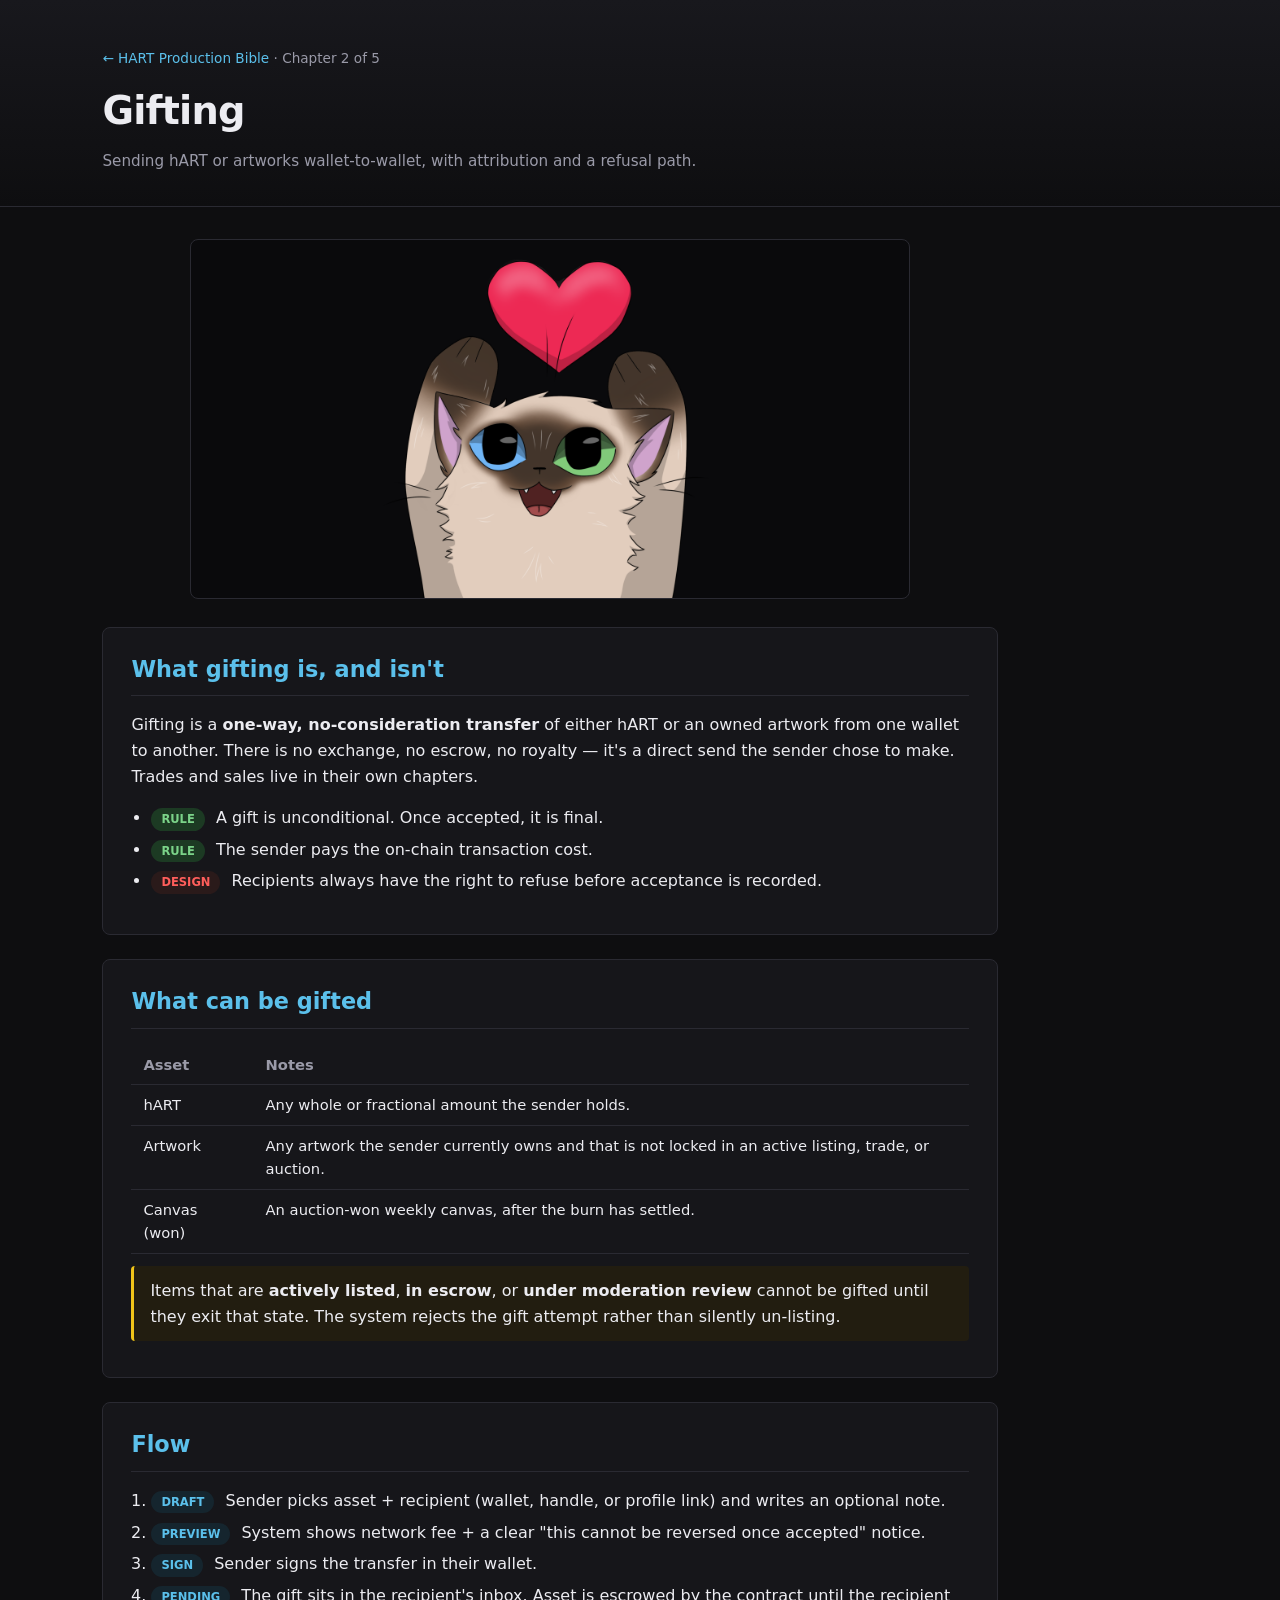
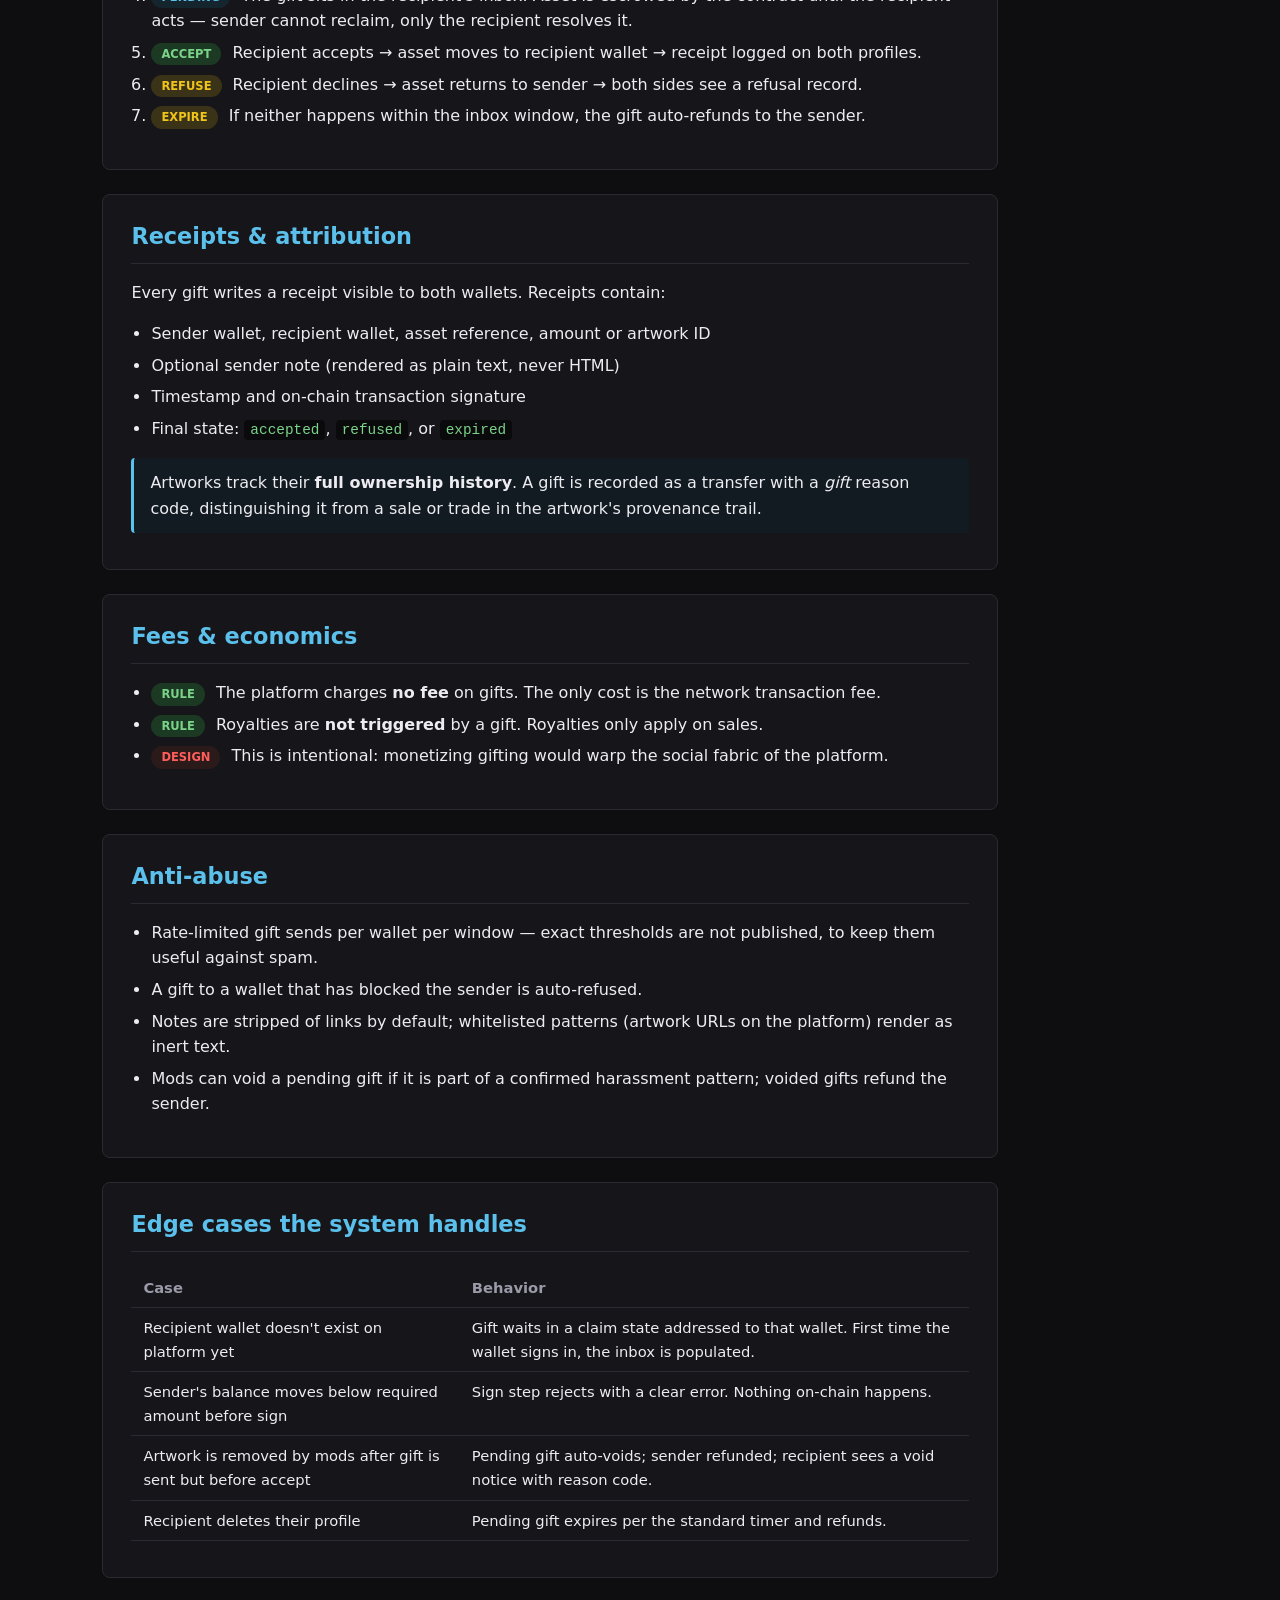
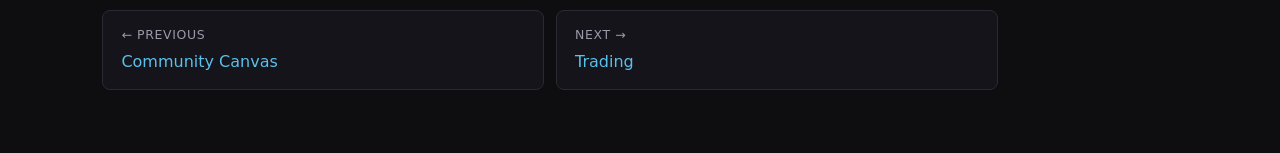
<file: gifting.html>
<!DOCTYPE html>
<html lang="en">
<head>
<meta charset="UTF-8">
<meta name="viewport" content="width=device-width, initial-scale=1.0">
<title>Gifting — HART Production Bible</title>
<link rel="stylesheet" href="_style.css">
</head>
<body>

<header>
  <div class="crumb"><a href="index.html">← HART Production Bible</a> · Chapter 2 of 5</div>
  <h1>Gifting</h1>
  <div class="sub">Sending hART or artworks wallet-to-wallet, with attribution and a refusal path.</div>
</header>

<main>

<div class="hero-image contain">
  <img src="images/BuyerGetsArt.jpeg" alt="Receiving an artwork">
</div>

<section>
  <h2>What gifting is, and isn't</h2>
  <p>
    Gifting is a <strong>one-way, no-consideration transfer</strong> of either hART or an owned artwork
    from one wallet to another. There is no exchange, no escrow, no royalty — it's a direct send the
    sender chose to make. Trades and sales live in their own chapters.
  </p>
  <ul>
    <li><span class="pill pill-good">RULE</span> A gift is unconditional. Once accepted, it is final.</li>
    <li><span class="pill pill-good">RULE</span> The sender pays the on-chain transaction cost.</li>
    <li><span class="pill pill-acc">DESIGN</span> Recipients always have the right to refuse before acceptance is recorded.</li>
  </ul>
</section>

<section>
  <h2>What can be gifted</h2>
  <table>
    <tr><th>Asset</th><th>Notes</th></tr>
    <tr><td>hART</td><td>Any whole or fractional amount the sender holds.</td></tr>
    <tr><td>Artwork</td><td>Any artwork the sender currently owns and that is not locked in an active listing, trade, or auction.</td></tr>
    <tr><td>Canvas (won)</td><td>An auction-won weekly canvas, after the burn has settled.</td></tr>
  </table>
  <div class="callout warn">
    Items that are <strong>actively listed</strong>, <strong>in escrow</strong>, or <strong>under
    moderation review</strong> cannot be gifted until they exit that state. The system rejects the
    gift attempt rather than silently un-listing.
  </div>
</section>

<section>
  <h2>Flow</h2>
  <ol>
    <li><span class="pill pill-info">DRAFT</span> Sender picks asset + recipient (wallet, handle, or profile link) and writes an optional note.</li>
    <li><span class="pill pill-info">PREVIEW</span> System shows network fee + a clear "this cannot be reversed once accepted" notice.</li>
    <li><span class="pill pill-info">SIGN</span> Sender signs the transfer in their wallet.</li>
    <li><span class="pill pill-info">PENDING</span> The gift sits in the recipient's inbox. Asset is escrowed by the contract until the recipient acts — sender cannot reclaim, only the recipient resolves it.</li>
    <li><span class="pill pill-good">ACCEPT</span> Recipient accepts → asset moves to recipient wallet → receipt logged on both profiles.</li>
    <li><span class="pill pill-warn">REFUSE</span> Recipient declines → asset returns to sender → both sides see a refusal record.</li>
    <li><span class="pill pill-warn">EXPIRE</span> If neither happens within the inbox window, the gift auto-refunds to the sender.</li>
  </ol>
</section>

<section>
  <h2>Receipts &amp; attribution</h2>
  <p>Every gift writes a receipt visible to both wallets. Receipts contain:</p>
  <ul>
    <li>Sender wallet, recipient wallet, asset reference, amount or artwork ID</li>
    <li>Optional sender note (rendered as plain text, never HTML)</li>
    <li>Timestamp and on-chain transaction signature</li>
    <li>Final state: <code>accepted</code>, <code>refused</code>, or <code>expired</code></li>
  </ul>
  <div class="callout note">
    Artworks track their <strong>full ownership history</strong>. A gift is recorded as a transfer
    with a <em>gift</em> reason code, distinguishing it from a sale or trade in the artwork's
    provenance trail.
  </div>
</section>

<section>
  <h2>Fees &amp; economics</h2>
  <ul>
    <li><span class="pill pill-good">RULE</span> The platform charges <strong>no fee</strong> on gifts. The only cost is the network transaction fee.</li>
    <li><span class="pill pill-good">RULE</span> Royalties are <strong>not triggered</strong> by a gift. Royalties only apply on sales.</li>
    <li><span class="pill pill-acc">DESIGN</span> This is intentional: monetizing gifting would warp the social fabric of the platform.</li>
  </ul>
</section>

<section>
  <h2>Anti-abuse</h2>
  <ul>
    <li>Rate-limited gift sends per wallet per window — exact thresholds are not published, to keep them useful against spam.</li>
    <li>A gift to a wallet that has blocked the sender is auto-refused.</li>
    <li>Notes are stripped of links by default; whitelisted patterns (artwork URLs on the platform) render as inert text.</li>
    <li>Mods can void a pending gift if it is part of a confirmed harassment pattern; voided gifts refund the sender.</li>
  </ul>
</section>

<section>
  <h2>Edge cases the system handles</h2>
  <table>
    <tr><th>Case</th><th>Behavior</th></tr>
    <tr><td>Recipient wallet doesn't exist on platform yet</td><td>Gift waits in a claim state addressed to that wallet. First time the wallet signs in, the inbox is populated.</td></tr>
    <tr><td>Sender's balance moves below required amount before sign</td><td>Sign step rejects with a clear error. Nothing on-chain happens.</td></tr>
    <tr><td>Artwork is removed by mods after gift is sent but before accept</td><td>Pending gift auto-voids; sender refunded; recipient sees a void notice with reason code.</td></tr>
    <tr><td>Recipient deletes their profile</td><td>Pending gift expires per the standard timer and refunds.</td></tr>
  </table>
</section>

<div class="next">
  <a href="community-canvas.html"><div class="label">← Previous</div><div class="title">Community Canvas</div></a>
  <a href="trading.html"><div class="label">Next →</div><div class="title">Trading</div></a>
</div>

</main>
</body>
</html>
</file>
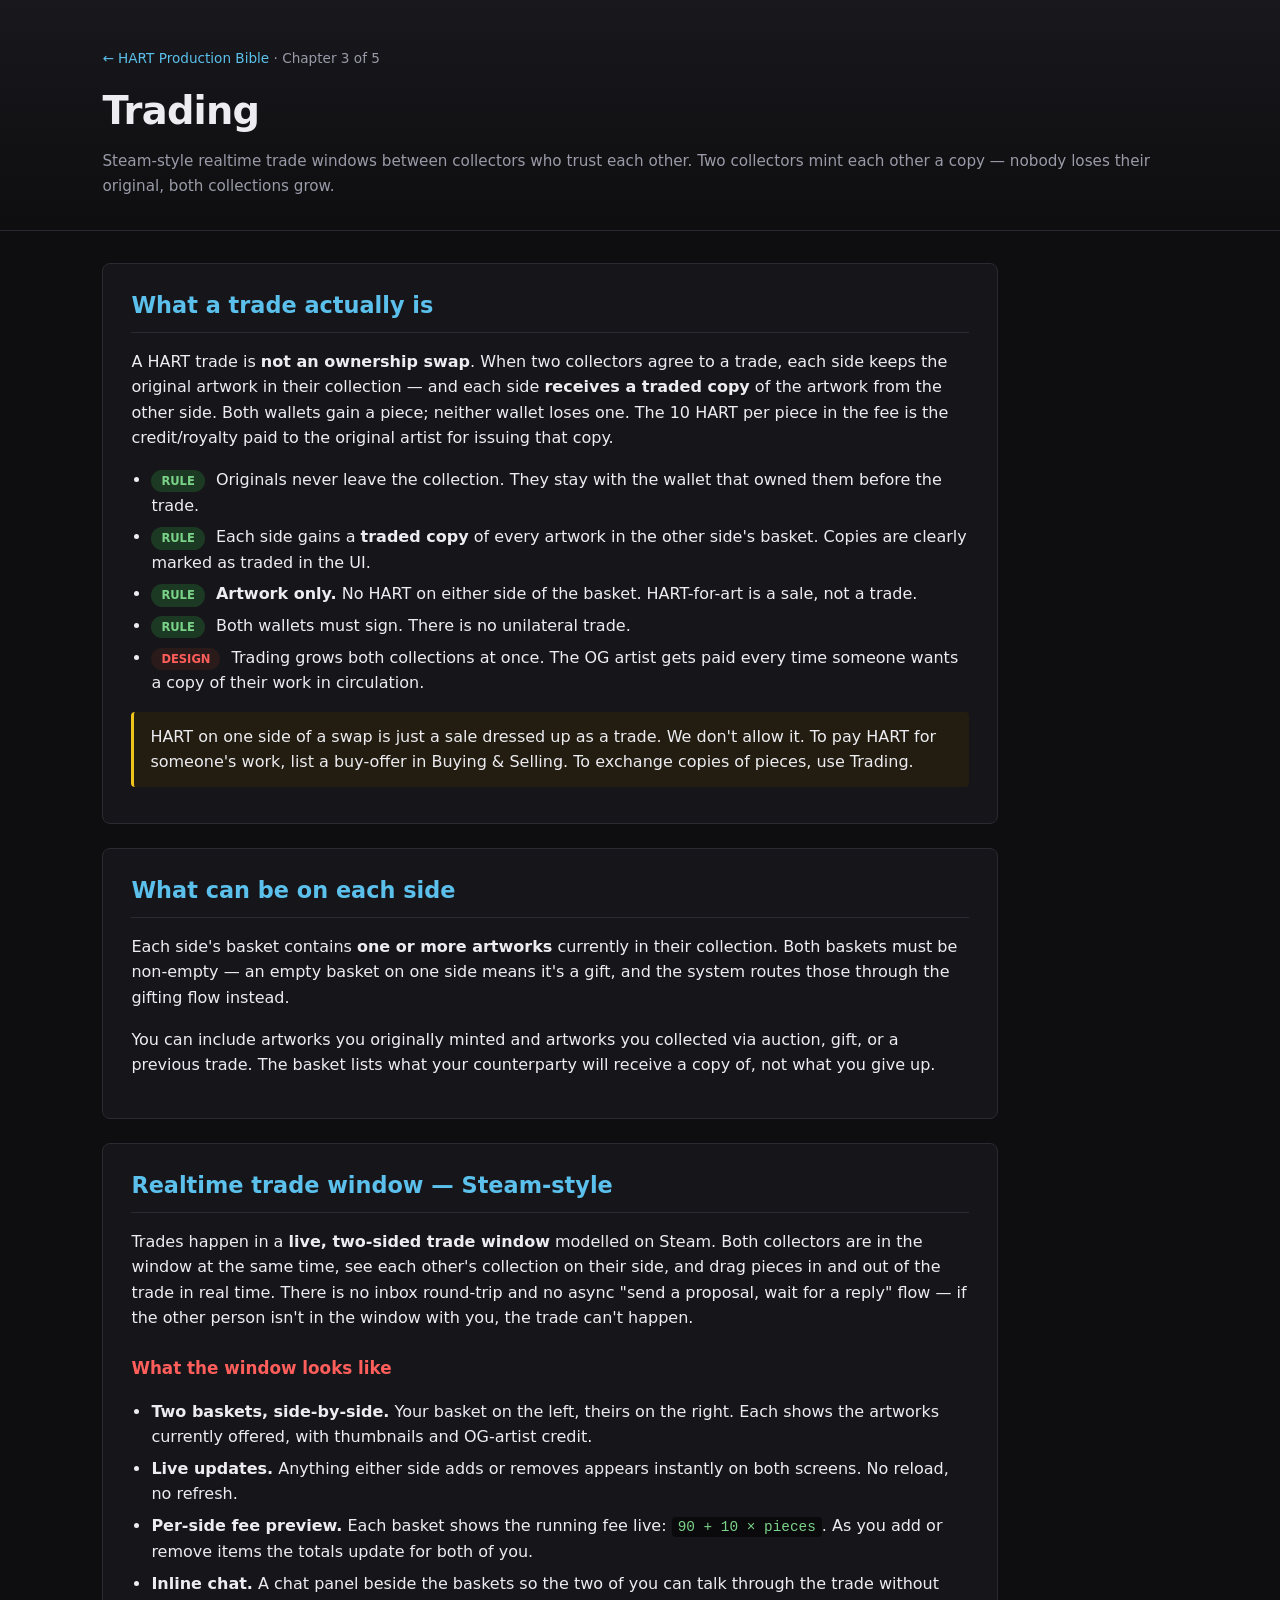
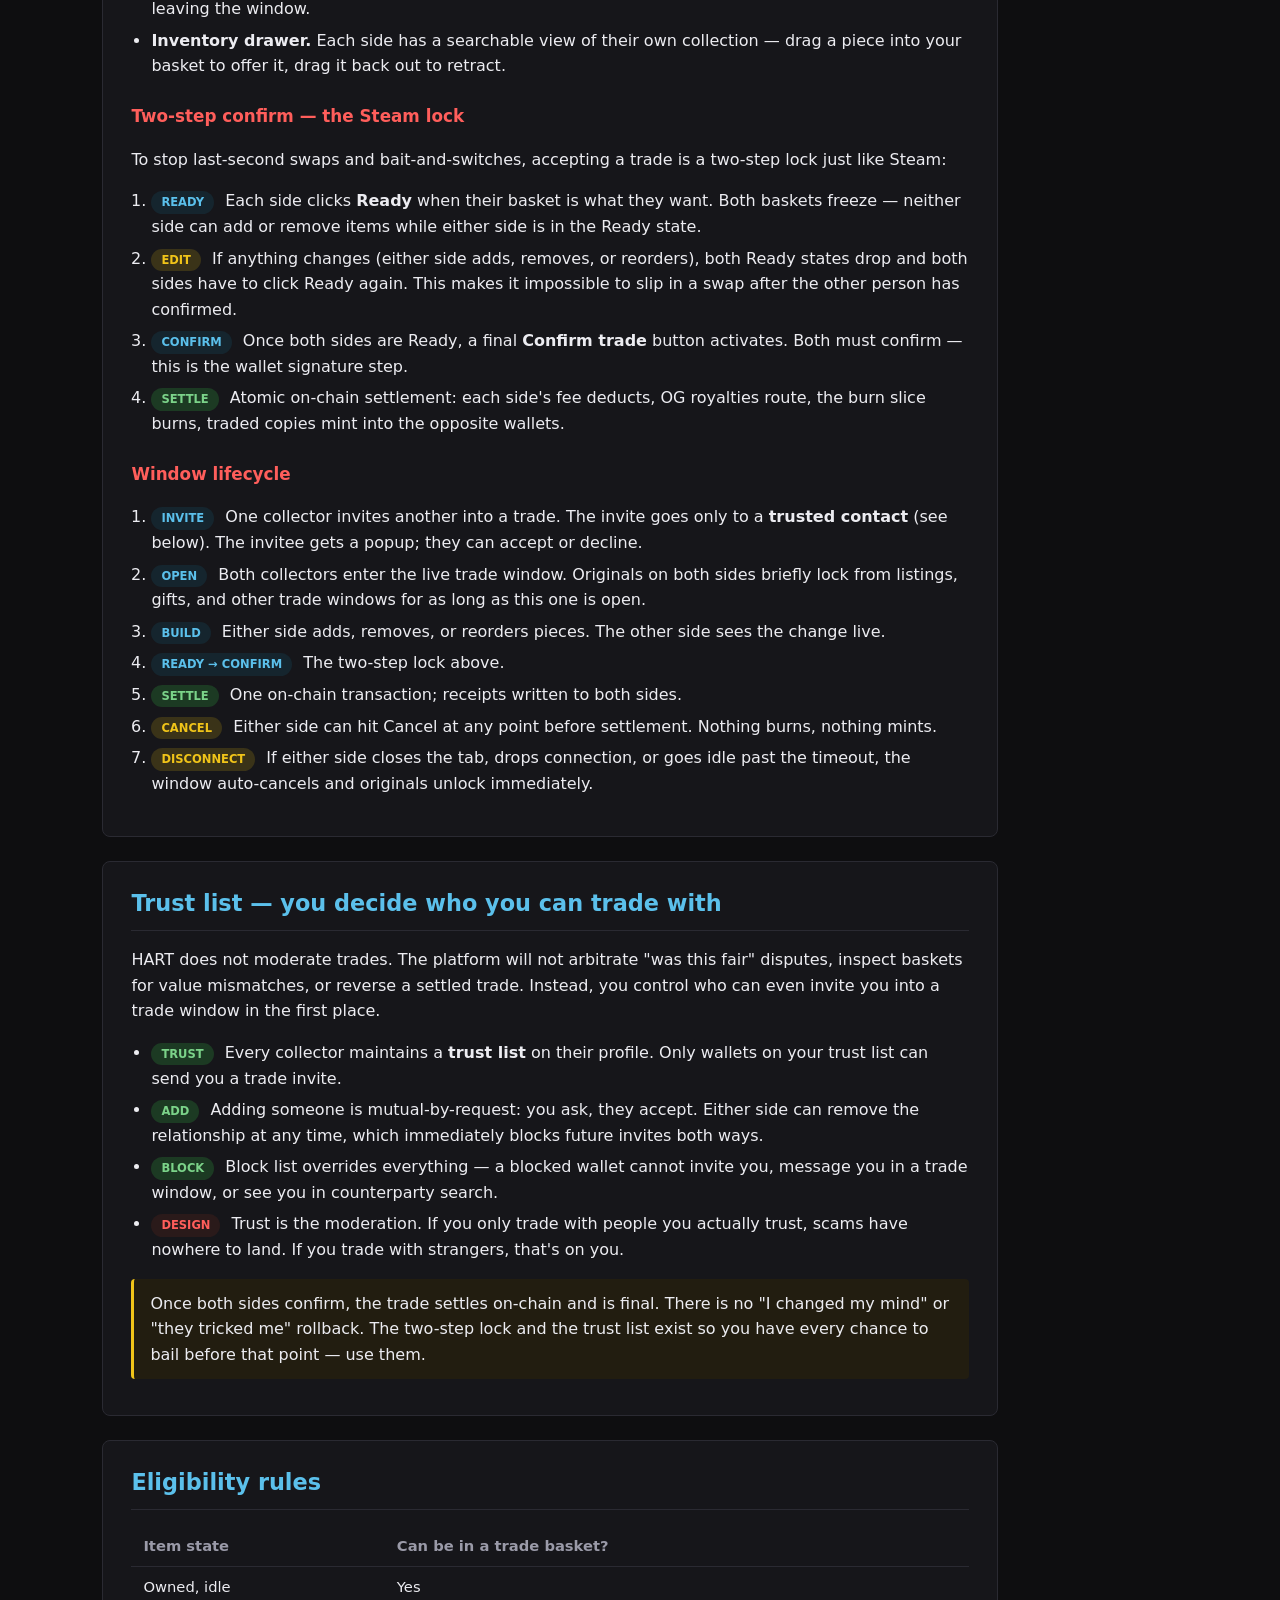
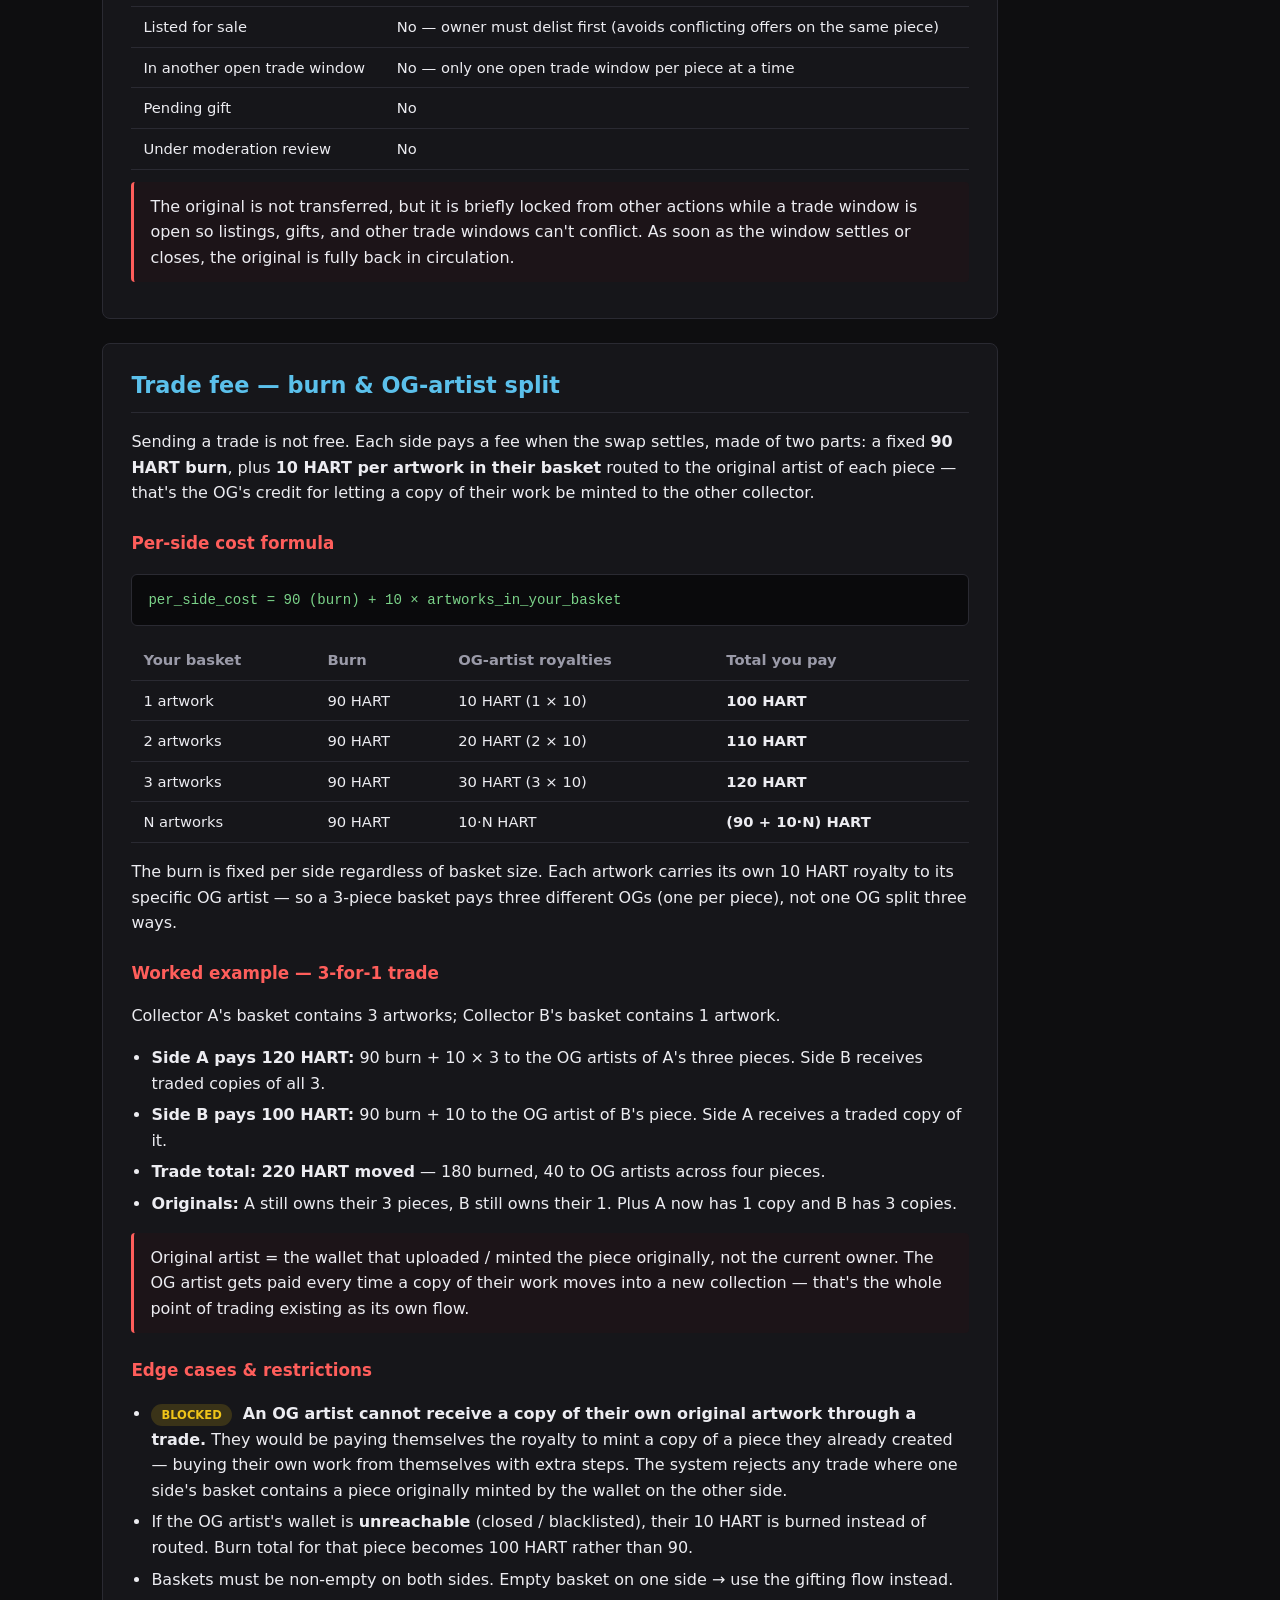
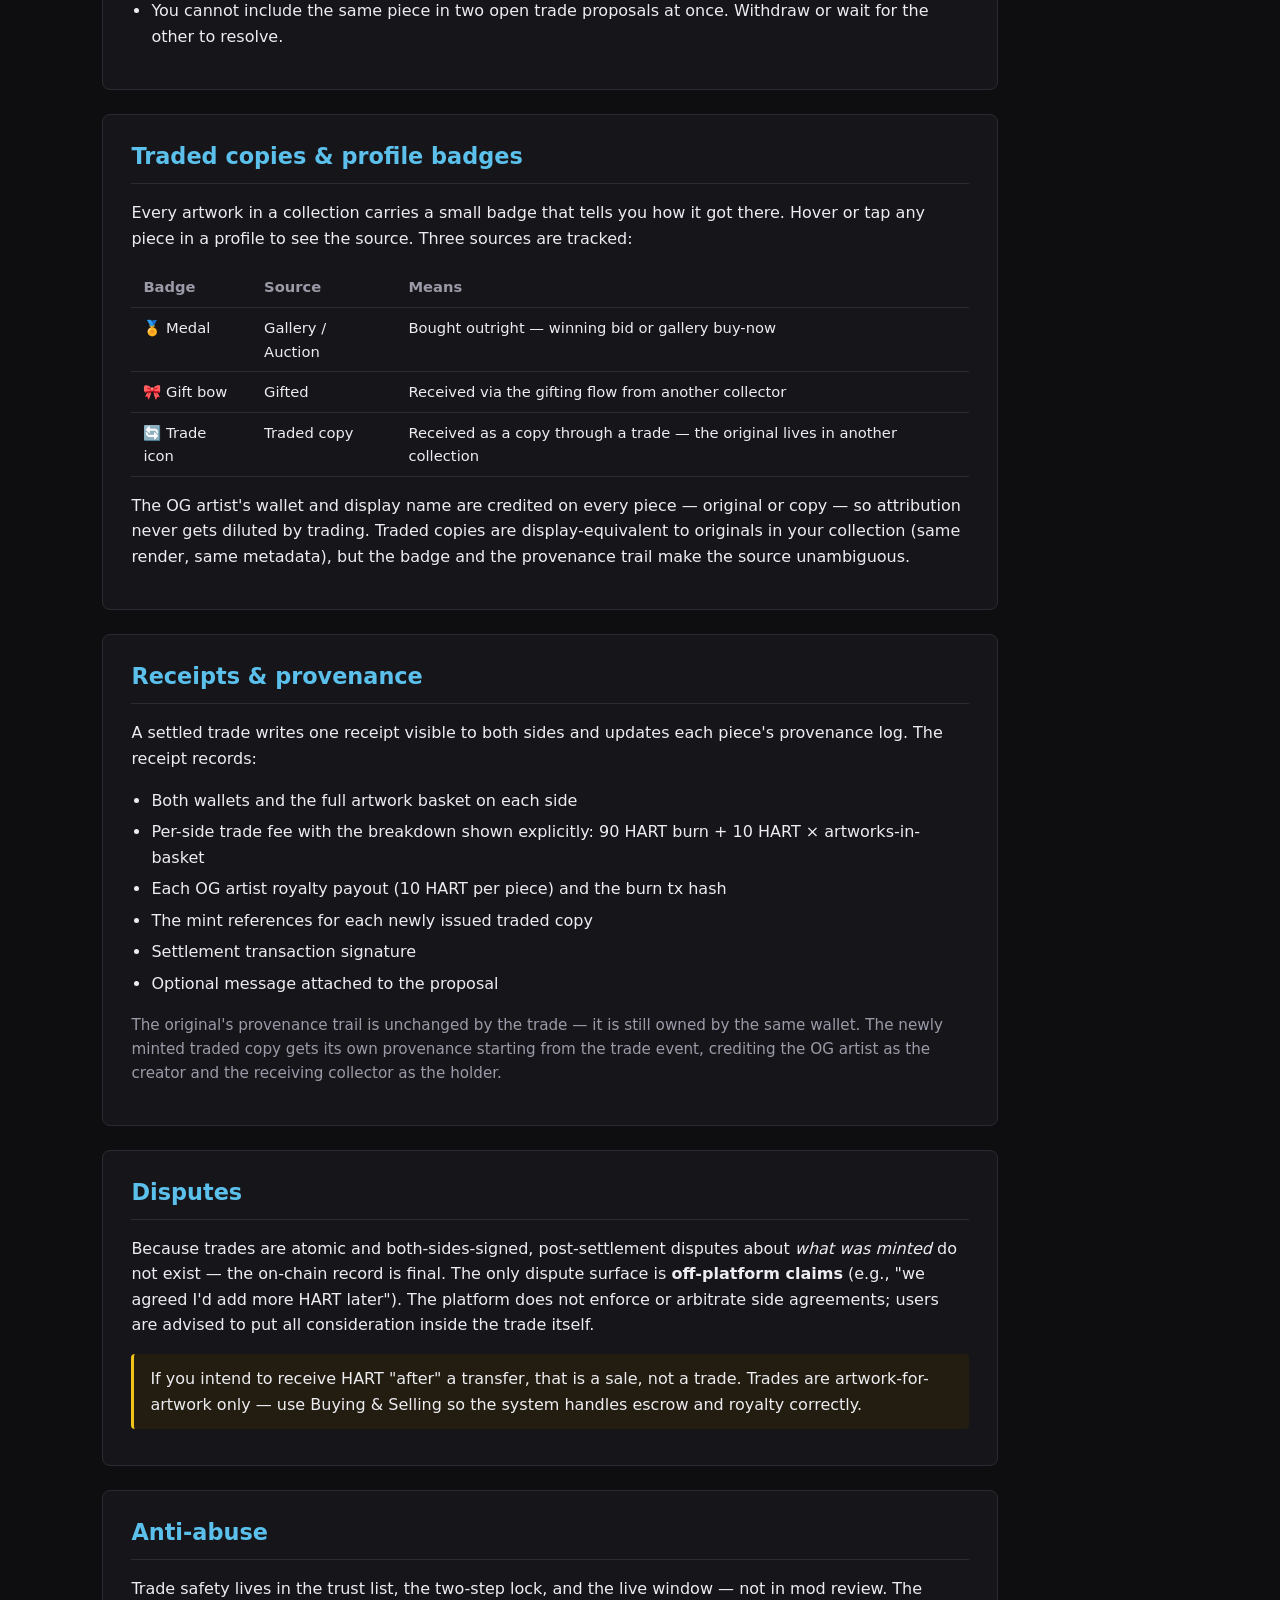
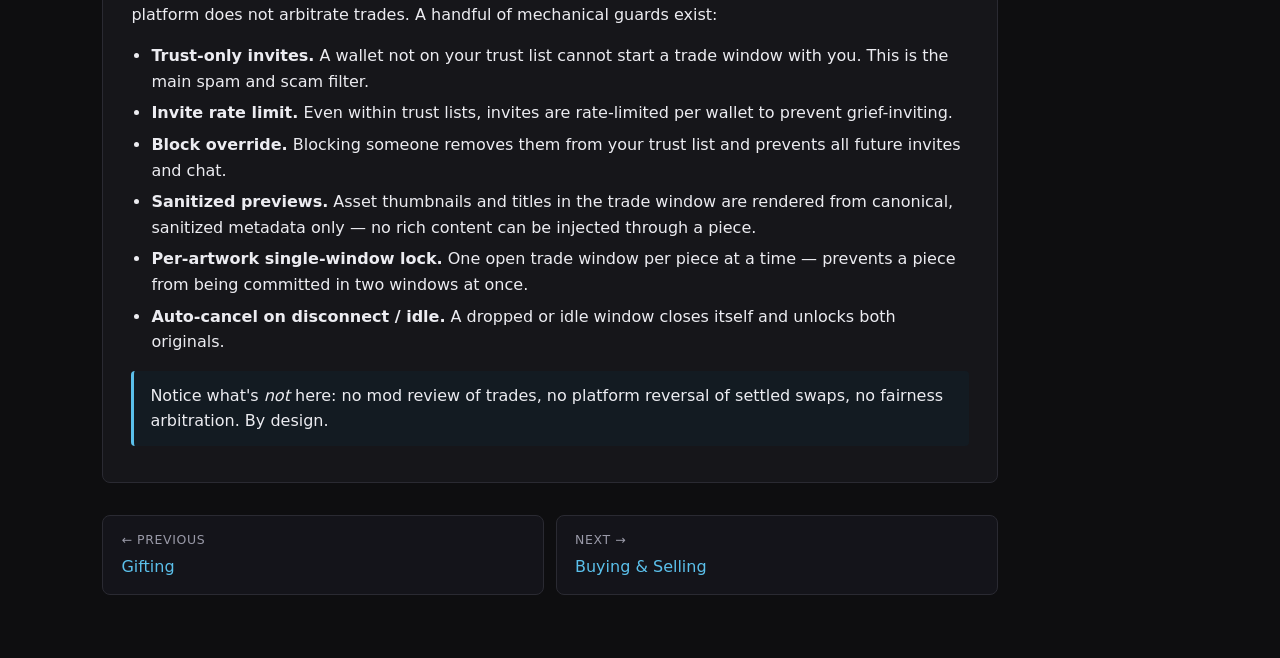
<file: trading.html>
<!DOCTYPE html>
<html lang="en">
<head>
<meta charset="UTF-8">
<meta name="viewport" content="width=device-width, initial-scale=1.0">
<title>Trading — HART Production Bible</title>
<link rel="stylesheet" href="_style.css">
</head>
<body>

<header>
  <div class="crumb"><a href="index.html">← HART Production Bible</a> · Chapter 3 of 5</div>
  <h1>Trading</h1>
  <div class="sub">Steam-style realtime trade windows between collectors who trust each other. Two collectors mint each other a copy — nobody loses their original, both collections grow.</div>
</header>

<main>

<section>
  <h2>What a trade actually is</h2>
  <p>
    A HART trade is <strong>not an ownership swap</strong>. When two collectors agree to a trade,
    each side keeps the original artwork in their collection — and each side <strong>receives a
    traded copy</strong> of the artwork from the other side. Both wallets gain a piece; neither
    wallet loses one. The 10 HART per piece in the fee is the credit/royalty paid to the original
    artist for issuing that copy.
  </p>
  <ul>
    <li><span class="pill pill-good">RULE</span> Originals never leave the collection. They stay with the wallet that owned them before the trade.</li>
    <li><span class="pill pill-good">RULE</span> Each side gains a <strong>traded copy</strong> of every artwork in the other side's basket. Copies are clearly marked as traded in the UI.</li>
    <li><span class="pill pill-good">RULE</span> <strong>Artwork only.</strong> No HART on either side of the basket. HART-for-art is a sale, not a trade.</li>
    <li><span class="pill pill-good">RULE</span> Both wallets must sign. There is no unilateral trade.</li>
    <li><span class="pill pill-acc">DESIGN</span> Trading grows both collections at once. The OG artist gets paid every time someone wants a copy of their work in circulation.</li>
  </ul>
  <div class="callout warn">
    HART on one side of a swap is just a sale dressed up as a trade. We don't allow it. To pay HART
    for someone's work, list a buy-offer in Buying &amp; Selling. To exchange copies of pieces, use Trading.
  </div>
</section>

<section>
  <h2>What can be on each side</h2>
  <p>Each side's basket contains <strong>one or more artworks</strong> currently in their collection. Both baskets must be non-empty — an empty basket on one side means it's a gift, and the system routes those through the gifting flow instead.</p>
  <p>You can include artworks you originally minted and artworks you collected via auction, gift, or a previous trade. The basket lists what your counterparty will receive a copy of, not what you give up.</p>
</section>

<section>
  <h2>Realtime trade window — Steam-style</h2>
  <p>
    Trades happen in a <strong>live, two-sided trade window</strong> modelled on Steam. Both
    collectors are in the window at the same time, see each other's collection on their side, and
    drag pieces in and out of the trade in real time. There is no inbox round-trip and no async
    "send a proposal, wait for a reply" flow — if the other person isn't in the window with you,
    the trade can't happen.
  </p>

  <h3>What the window looks like</h3>
  <ul>
    <li><strong>Two baskets, side-by-side.</strong> Your basket on the left, theirs on the right. Each shows the artworks currently offered, with thumbnails and OG-artist credit.</li>
    <li><strong>Live updates.</strong> Anything either side adds or removes appears instantly on both screens. No reload, no refresh.</li>
    <li><strong>Per-side fee preview.</strong> Each basket shows the running fee live: <code>90 + 10 × pieces</code>. As you add or remove items the totals update for both of you.</li>
    <li><strong>Inline chat.</strong> A chat panel beside the baskets so the two of you can talk through the trade without leaving the window.</li>
    <li><strong>Inventory drawer.</strong> Each side has a searchable view of their own collection — drag a piece into your basket to offer it, drag it back out to retract.</li>
  </ul>

  <h3>Two-step confirm — the Steam lock</h3>
  <p>
    To stop last-second swaps and bait-and-switches, accepting a trade is a two-step lock just like
    Steam:
  </p>
  <ol>
    <li><span class="pill pill-info">READY</span> Each side clicks <strong>Ready</strong> when their basket is what they want. Both baskets freeze — neither side can add or remove items while either side is in the Ready state.</li>
    <li><span class="pill pill-warn">EDIT</span> If anything changes (either side adds, removes, or reorders), both Ready states drop and both sides have to click Ready again. This makes it impossible to slip in a swap after the other person has confirmed.</li>
    <li><span class="pill pill-info">CONFIRM</span> Once both sides are Ready, a final <strong>Confirm trade</strong> button activates. Both must confirm — this is the wallet signature step.</li>
    <li><span class="pill pill-good">SETTLE</span> Atomic on-chain settlement: each side's fee deducts, OG royalties route, the burn slice burns, traded copies mint into the opposite wallets.</li>
  </ol>

  <h3>Window lifecycle</h3>
  <ol>
    <li><span class="pill pill-info">INVITE</span> One collector invites another into a trade. The invite goes only to a <strong>trusted contact</strong> (see below). The invitee gets a popup; they can accept or decline.</li>
    <li><span class="pill pill-info">OPEN</span> Both collectors enter the live trade window. Originals on both sides briefly lock from listings, gifts, and other trade windows for as long as this one is open.</li>
    <li><span class="pill pill-info">BUILD</span> Either side adds, removes, or reorders pieces. The other side sees the change live.</li>
    <li><span class="pill pill-info">READY → CONFIRM</span> The two-step lock above.</li>
    <li><span class="pill pill-good">SETTLE</span> One on-chain transaction; receipts written to both sides.</li>
    <li><span class="pill pill-warn">CANCEL</span> Either side can hit Cancel at any point before settlement. Nothing burns, nothing mints.</li>
    <li><span class="pill pill-warn">DISCONNECT</span> If either side closes the tab, drops connection, or goes idle past the timeout, the window auto-cancels and originals unlock immediately.</li>
  </ol>
</section>

<section>
  <h2>Trust list — you decide who you can trade with</h2>
  <p>
    HART does not moderate trades. The platform will not arbitrate "was this fair" disputes,
    inspect baskets for value mismatches, or reverse a settled trade. Instead, you control who
    can even invite you into a trade window in the first place.
  </p>
  <ul>
    <li><span class="pill pill-good">TRUST</span> Every collector maintains a <strong>trust list</strong> on their profile. Only wallets on your trust list can send you a trade invite.</li>
    <li><span class="pill pill-good">ADD</span> Adding someone is mutual-by-request: you ask, they accept. Either side can remove the relationship at any time, which immediately blocks future invites both ways.</li>
    <li><span class="pill pill-good">BLOCK</span> Block list overrides everything — a blocked wallet cannot invite you, message you in a trade window, or see you in counterparty search.</li>
    <li><span class="pill pill-acc">DESIGN</span> Trust is the moderation. If you only trade with people you actually trust, scams have nowhere to land. If you trade with strangers, that's on you.</li>
  </ul>
  <div class="callout warn">
    Once both sides confirm, the trade settles on-chain and is final. There is no "I changed my
    mind" or "they tricked me" rollback. The two-step lock and the trust list exist so you have
    every chance to bail before that point — use them.
  </div>
</section>

<section>
  <h2>Eligibility rules</h2>
  <table>
    <tr><th>Item state</th><th>Can be in a trade basket?</th></tr>
    <tr><td>Owned, idle</td><td>Yes</td></tr>
    <tr><td>Listed for sale</td><td>No — owner must delist first (avoids conflicting offers on the same piece)</td></tr>
    <tr><td>In another open trade window</td><td>No — only one open trade window per piece at a time</td></tr>
    <tr><td>Pending gift</td><td>No</td></tr>
    <tr><td>Under moderation review</td><td>No</td></tr>
  </table>
  <div class="callout">
    The original is not transferred, but it is briefly locked from other actions while a trade
    window is open so listings, gifts, and other trade windows can't conflict. As soon as the
    window settles or closes, the original is fully back in circulation.
  </div>
</section>

<section>
  <h2>Trade fee — burn &amp; OG-artist split</h2>
  <p>
    Sending a trade is not free. Each side pays a fee when the swap settles, made of two parts:
    a fixed <strong>90 HART burn</strong>, plus <strong>10 HART per artwork in their basket</strong>
    routed to the original artist of each piece — that's the OG's credit for letting a copy of
    their work be minted to the other collector.
  </p>

  <h3>Per-side cost formula</h3>
  <pre>per_side_cost = 90 (burn) + 10 × artworks_in_your_basket</pre>

  <table>
    <tr><th>Your basket</th><th>Burn</th><th>OG-artist royalties</th><th>Total you pay</th></tr>
    <tr><td>1 artwork</td><td>90 HART</td><td>10 HART (1 × 10)</td><td><strong>100 HART</strong></td></tr>
    <tr><td>2 artworks</td><td>90 HART</td><td>20 HART (2 × 10)</td><td><strong>110 HART</strong></td></tr>
    <tr><td>3 artworks</td><td>90 HART</td><td>30 HART (3 × 10)</td><td><strong>120 HART</strong></td></tr>
    <tr><td>N artworks</td><td>90 HART</td><td>10·N HART</td><td><strong>(90 + 10·N) HART</strong></td></tr>
  </table>

  <p>
    The burn is fixed per side regardless of basket size. Each artwork carries its own 10 HART
    royalty to its specific OG artist — so a 3-piece basket pays three different OGs (one per piece),
    not one OG split three ways.
  </p>

  <h3>Worked example — 3-for-1 trade</h3>
  <p>Collector A's basket contains 3 artworks; Collector B's basket contains 1 artwork.</p>
  <ul>
    <li><strong>Side A pays 120 HART:</strong> 90 burn + 10 × 3 to the OG artists of A's three pieces. Side B receives traded copies of all 3.</li>
    <li><strong>Side B pays 100 HART:</strong> 90 burn + 10 to the OG artist of B's piece. Side A receives a traded copy of it.</li>
    <li><strong>Trade total: 220 HART moved</strong> — 180 burned, 40 to OG artists across four pieces.</li>
    <li><strong>Originals:</strong> A still owns their 3 pieces, B still owns their 1. Plus A now has 1 copy and B has 3 copies.</li>
  </ul>

  <div class="callout">
    Original artist = the wallet that uploaded / minted the piece originally, not the current owner.
    The OG artist gets paid every time a copy of their work moves into a new collection — that's
    the whole point of trading existing as its own flow.
  </div>

  <h3>Edge cases &amp; restrictions</h3>
  <ul>
    <li><span class="pill pill-warn">BLOCKED</span> <strong>An OG artist cannot receive a copy of their own original artwork through a trade.</strong> They would be paying themselves the royalty to mint a copy of a piece they already created — buying their own work from themselves with extra steps. The system rejects any trade where one side's basket contains a piece originally minted by the wallet on the other side.</li>
    <li>If the OG artist's wallet is <strong>unreachable</strong> (closed / blacklisted), their 10 HART is burned instead of routed. Burn total for that piece becomes 100 HART rather than 90.</li>
    <li>Baskets must be non-empty on both sides. Empty basket on one side → use the gifting flow instead.</li>
    <li>You cannot include the same piece in two open trade proposals at once. Withdraw or wait for the other to resolve.</li>
  </ul>
</section>

<section>
  <h2>Traded copies &amp; profile badges</h2>
  <p>
    Every artwork in a collection carries a small badge that tells you how it got there. Hover or
    tap any piece in a profile to see the source. Three sources are tracked:
  </p>
  <table>
    <tr><th>Badge</th><th>Source</th><th>Means</th></tr>
    <tr><td>🏅 Medal</td><td>Gallery / Auction</td><td>Bought outright — winning bid or gallery buy-now</td></tr>
    <tr><td>🎀 Gift bow</td><td>Gifted</td><td>Received via the gifting flow from another collector</td></tr>
    <tr><td>🔄 Trade icon</td><td>Traded copy</td><td>Received as a copy through a trade — the original lives in another collection</td></tr>
  </table>
  <p>
    The OG artist's wallet and display name are credited on every piece — original or copy — so
    attribution never gets diluted by trading. Traded copies are display-equivalent to originals
    in your collection (same render, same metadata), but the badge and the provenance trail make
    the source unambiguous.
  </p>
</section>

<section>
  <h2>Receipts &amp; provenance</h2>
  <p>A settled trade writes one receipt visible to both sides and updates each piece's provenance log. The receipt records:</p>
  <ul>
    <li>Both wallets and the full artwork basket on each side</li>
    <li>Per-side trade fee with the breakdown shown explicitly: 90 HART burn + 10 HART × artworks-in-basket</li>
    <li>Each OG artist royalty payout (10 HART per piece) and the burn tx hash</li>
    <li>The mint references for each newly issued traded copy</li>
    <li>Settlement transaction signature</li>
    <li>Optional message attached to the proposal</li>
  </ul>
  <p class="sub">
    The original's provenance trail is unchanged by the trade — it is still owned by the same
    wallet. The newly minted traded copy gets its own provenance starting from the trade event,
    crediting the OG artist as the creator and the receiving collector as the holder.
  </p>
</section>

<section>
  <h2>Disputes</h2>
  <p>
    Because trades are atomic and both-sides-signed, post-settlement disputes about <em>what was
    minted</em> do not exist — the on-chain record is final. The only dispute surface is
    <strong>off-platform claims</strong> (e.g., "we agreed I'd add more HART later"). The platform
    does not enforce or arbitrate side agreements; users are advised to put all consideration
    inside the trade itself.
  </p>
  <div class="callout warn">
    If you intend to receive HART "after" a transfer, that is a sale, not a trade. Trades are
    artwork-for-artwork only — use Buying &amp; Selling so the system handles escrow and royalty correctly.
  </div>
</section>

<section>
  <h2>Anti-abuse</h2>
  <p>
    Trade safety lives in the trust list, the two-step lock, and the live window — not in mod
    review. The platform does not arbitrate trades. A handful of mechanical guards exist:
  </p>
  <ul>
    <li><strong>Trust-only invites.</strong> A wallet not on your trust list cannot start a trade window with you. This is the main spam and scam filter.</li>
    <li><strong>Invite rate limit.</strong> Even within trust lists, invites are rate-limited per wallet to prevent grief-inviting.</li>
    <li><strong>Block override.</strong> Blocking someone removes them from your trust list and prevents all future invites and chat.</li>
    <li><strong>Sanitized previews.</strong> Asset thumbnails and titles in the trade window are rendered from canonical, sanitized metadata only — no rich content can be injected through a piece.</li>
    <li><strong>Per-artwork single-window lock.</strong> One open trade window per piece at a time — prevents a piece from being committed in two windows at once.</li>
    <li><strong>Auto-cancel on disconnect / idle.</strong> A dropped or idle window closes itself and unlocks both originals.</li>
  </ul>
  <div class="callout note">
    Notice what's <em>not</em> here: no mod review of trades, no platform reversal of settled
    swaps, no fairness arbitration. By design.
  </div>
</section>

<div class="next">
  <a href="gifting.html"><div class="label">← Previous</div><div class="title">Gifting</div></a>
  <a href="buying-selling.html"><div class="label">Next →</div><div class="title">Buying &amp; Selling</div></a>
</div>

</main>
</body>
</html>
</file>
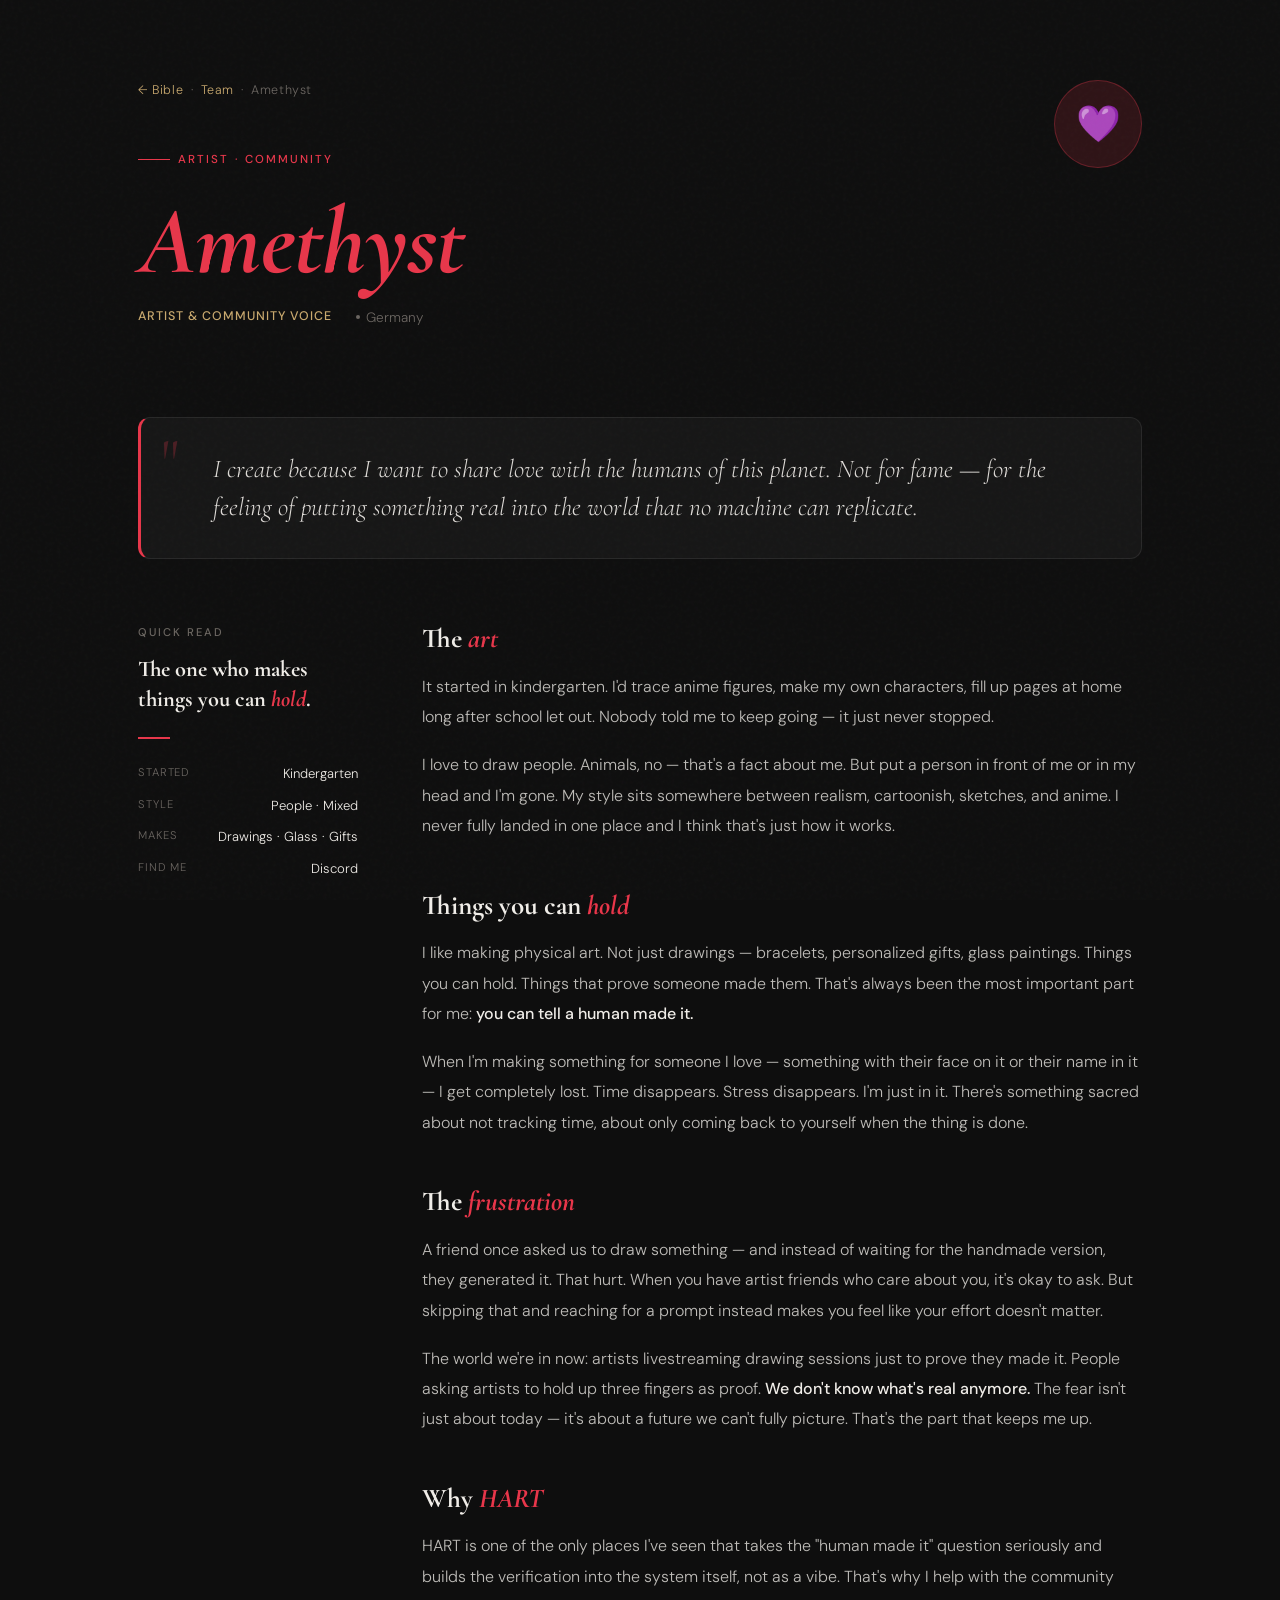
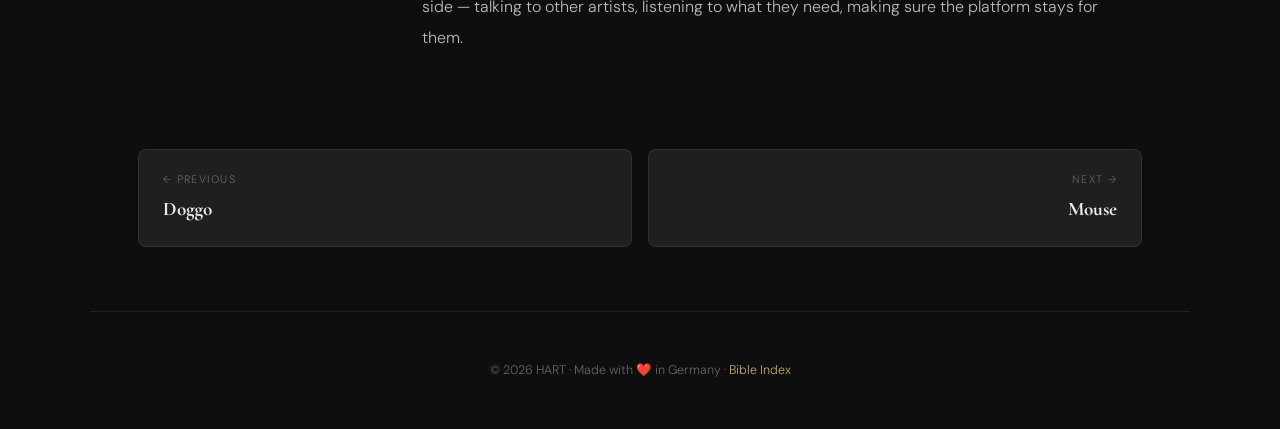
<file: team/amethyst.html>
<!DOCTYPE html>
<html lang="en">
<head>
<meta charset="UTF-8" />
<meta name="viewport" content="width=device-width, initial-scale=1.0" />
<title>Amethyst — HART Team</title>
<link rel="preconnect" href="https://fonts.googleapis.com" />
<link href="https://fonts.googleapis.com/css2?family=Cormorant+Garamond:ital,wght@0,400;0,600;0,700;1,400;1,600&family=DM+Sans:wght@300;400;500&display=swap" rel="stylesheet" />
<link rel="stylesheet" href="_team.css" />
<style>
  body {
    --accent: #e8364a;
    --accent-soft: rgba(232, 54, 74, 0.15);
    --accent-line: rgba(232, 54, 74, 0.3);
  }
</style>
</head>
<body>

<section class="profile-hero">
  <div class="profile-mark">💜</div>
  <div class="crumb"><a href="../index.html">← Bible</a> &nbsp;·&nbsp; <a href="index.html">Team</a> &nbsp;·&nbsp; Amethyst</div>
  <div class="eyebrow">Artist · Community</div>
  <h1 class="profile-name"><em>Amethyst</em></h1>
  <div class="profile-role">
    <span class="role-chip">Artist &amp; Community Voice</span>
    <span class="role-loc">Germany</span>
  </div>
</section>

<div class="pull-quote">
  <div class="pull-quote-inner">
    <span class="pull-quote-mark">"</span>
    <p>I create because I want to share love with the humans of this planet. Not for fame — for the feeling of putting something real into the world that no machine can replicate.</p>
  </div>
</div>

<main class="profile-body">

  <aside class="profile-aside">
    <div class="aside-label">Quick read</div>
    <div class="aside-title">The one who makes things you can <em>hold</em>.</div>
    <div class="aside-divider"></div>
    <div class="aside-meta">
      <div><span>Started</span><span>Kindergarten</span></div>
      <div><span>Style</span><span>People · Mixed</span></div>
      <div><span>Makes</span><span>Drawings · Glass · Gifts</span></div>
      <div><span>Find me</span><span>Discord</span></div>
    </div>
  </aside>

  <div class="section-stack">

    <section class="profile-section">
      <h2>The <em>art</em></h2>
      <p>
        It started in kindergarten. I'd trace anime figures, make my own characters, fill up pages at
        home long after school let out. Nobody told me to keep going — it just never stopped.
      </p>
      <p>
        I love to draw people. Animals, no — that's a fact about me. But put a person in front of me
        or in my head and I'm gone. My style sits somewhere between realism, cartoonish, sketches, and
        anime. I never fully landed in one place and I think that's just how it works.
      </p>
    </section>

    <section class="profile-section">
      <h2>Things you can <em>hold</em></h2>
      <p>
        I like making physical art. Not just drawings — bracelets, personalized gifts, glass paintings.
        Things you can hold. Things that prove someone made them. That's always been the most important
        part for me: <strong>you can tell a human made it.</strong>
      </p>
      <p>
        When I'm making something for someone I love — something with their face on it or their name in
        it — I get completely lost. Time disappears. Stress disappears. I'm just in it. There's
        something sacred about not tracking time, about only coming back to yourself when the thing is
        done.
      </p>
    </section>

    <section class="profile-section">
      <h2>The <em>frustration</em></h2>
      <p>
        A friend once asked us to draw something — and instead of waiting for the handmade version,
        they generated it. That hurt. When you have artist friends who care about you, it's okay to
        ask. But skipping that and reaching for a prompt instead makes you feel like your effort
        doesn't matter.
      </p>
      <p>
        The world we're in now: artists livestreaming drawing sessions just to prove they made it.
        People asking artists to hold up three fingers as proof. <strong>We don't know what's real
        anymore.</strong> The fear isn't just about today — it's about a future we can't fully picture.
        That's the part that keeps me up.
      </p>
    </section>

    <section class="profile-section">
      <h2>Why <em>HART</em></h2>
      <p>
        HART is one of the only places I've seen that takes the "human made it" question seriously and
        builds the verification into the system itself, not as a vibe. That's why I help with the
        community side — talking to other artists, listening to what they need, making sure the
        platform stays for them.
      </p>
    </section>

  </div>
</main>

<nav class="profile-nav">
  <a href="doggo.html">
    <div class="label">← Previous</div>
    <div class="title">Doggo</div>
  </a>
  <a href="mouse.html" class="nav-right">
    <div class="label">Next →</div>
    <div class="title">Mouse</div>
  </a>
</nav>

<footer>
  <p>© 2026 HART · Made with ❤️ in Germany · <a href="../index.html">Bible Index</a></p>
</footer>

</body>
</html>
</file>
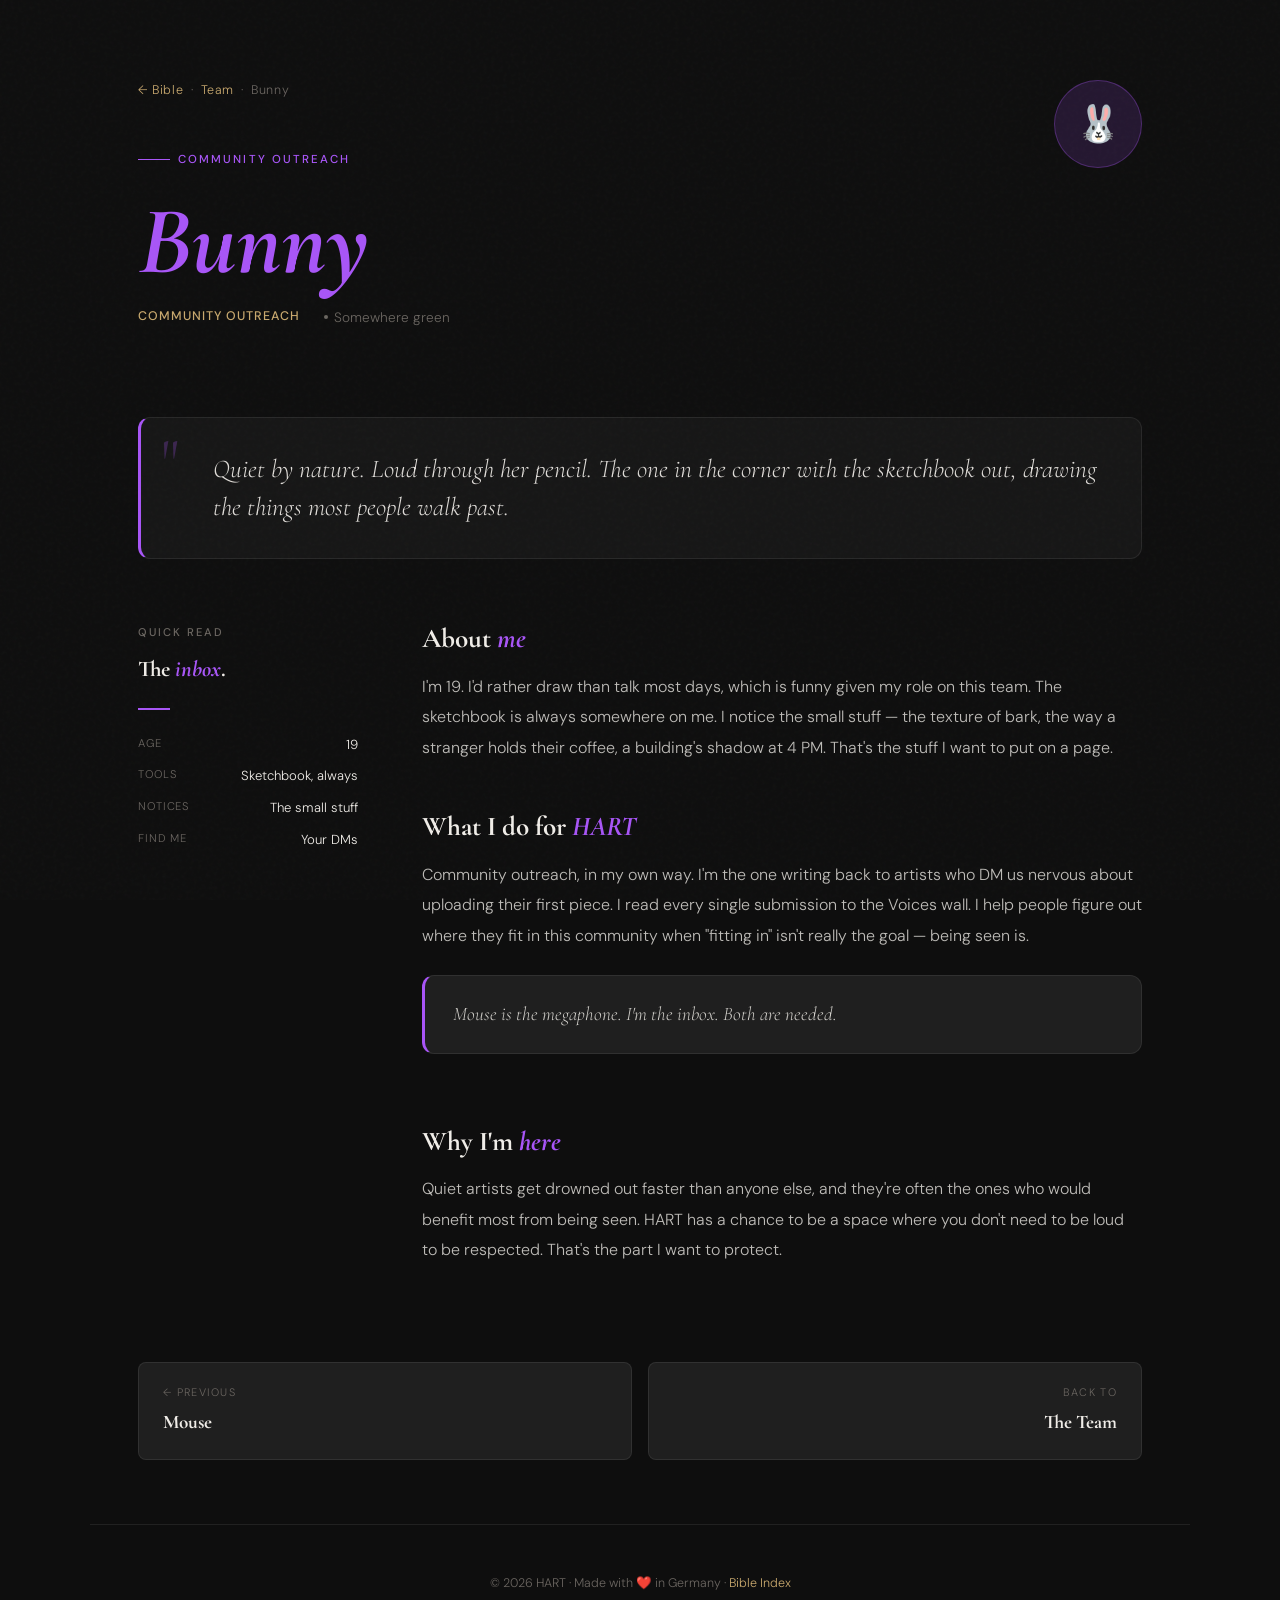
<file: team/bunny.html>
<!DOCTYPE html>
<html lang="en">
<head>
<meta charset="UTF-8" />
<meta name="viewport" content="width=device-width, initial-scale=1.0" />
<title>Bunny — HART Team</title>
<link rel="preconnect" href="https://fonts.googleapis.com" />
<link href="https://fonts.googleapis.com/css2?family=Cormorant+Garamond:ital,wght@0,400;0,600;0,700;1,400;1,600&family=DM+Sans:wght@300;400;500&display=swap" rel="stylesheet" />
<link rel="stylesheet" href="_team.css" />
<style>
  body {
    --accent: #a855f7;
    --accent-soft: rgba(168, 85, 247, 0.15);
    --accent-line: rgba(168, 85, 247, 0.3);
  }
</style>
</head>
<body>

<section class="profile-hero">
  <div class="profile-mark">🐰</div>
  <div class="crumb"><a href="../index.html">← Bible</a> &nbsp;·&nbsp; <a href="index.html">Team</a> &nbsp;·&nbsp; Bunny</div>
  <div class="eyebrow">Community Outreach</div>
  <h1 class="profile-name"><em>Bunny</em></h1>
  <div class="profile-role">
    <span class="role-chip">Community Outreach</span>
    <span class="role-loc">Somewhere green</span>
  </div>
</section>

<div class="pull-quote">
  <div class="pull-quote-inner">
    <span class="pull-quote-mark">"</span>
    <p>Quiet by nature. Loud through her pencil. The one in the corner with the sketchbook out, drawing the things most people walk past.</p>
  </div>
</div>

<main class="profile-body">

  <aside class="profile-aside">
    <div class="aside-label">Quick read</div>
    <div class="aside-title">The <em>inbox</em>.</div>
    <div class="aside-divider"></div>
    <div class="aside-meta">
      <div><span>Age</span><span>19</span></div>
      <div><span>Tools</span><span>Sketchbook, always</span></div>
      <div><span>Notices</span><span>The small stuff</span></div>
      <div><span>Find me</span><span>Your DMs</span></div>
    </div>
  </aside>

  <div class="section-stack">

    <section class="profile-section">
      <h2>About <em>me</em></h2>
      <p>
        I'm 19. I'd rather draw than talk most days, which is funny given my role on this team. The
        sketchbook is always somewhere on me. I notice the small stuff — the texture of bark, the way
        a stranger holds their coffee, a building's shadow at 4 PM. That's the stuff I want to put on
        a page.
      </p>
    </section>

    <section class="profile-section">
      <h2>What I do for <em>HART</em></h2>
      <p>
        Community outreach, in my own way. I'm the one writing back to artists who DM us nervous about
        uploading their first piece. I read every single submission to the Voices wall. I help people
        figure out where they fit in this community when "fitting in" isn't really the goal — being
        seen is.
      </p>
      <div class="callout">Mouse is the megaphone. I'm the inbox. Both are needed.</div>
    </section>

    <section class="profile-section">
      <h2>Why I'm <em>here</em></h2>
      <p>
        Quiet artists get drowned out faster than anyone else, and they're often the ones who would
        benefit most from being seen. HART has a chance to be a space where you don't need to be loud
        to be respected. That's the part I want to protect.
      </p>
    </section>

  </div>
</main>

<nav class="profile-nav">
  <a href="mouse.html">
    <div class="label">← Previous</div>
    <div class="title">Mouse</div>
  </a>
  <a href="index.html" class="nav-right">
    <div class="label">Back to</div>
    <div class="title">The Team</div>
  </a>
</nav>

<footer>
  <p>© 2026 HART · Made with ❤️ in Germany · <a href="../index.html">Bible Index</a></p>
</footer>

</body>
</html>
</file>
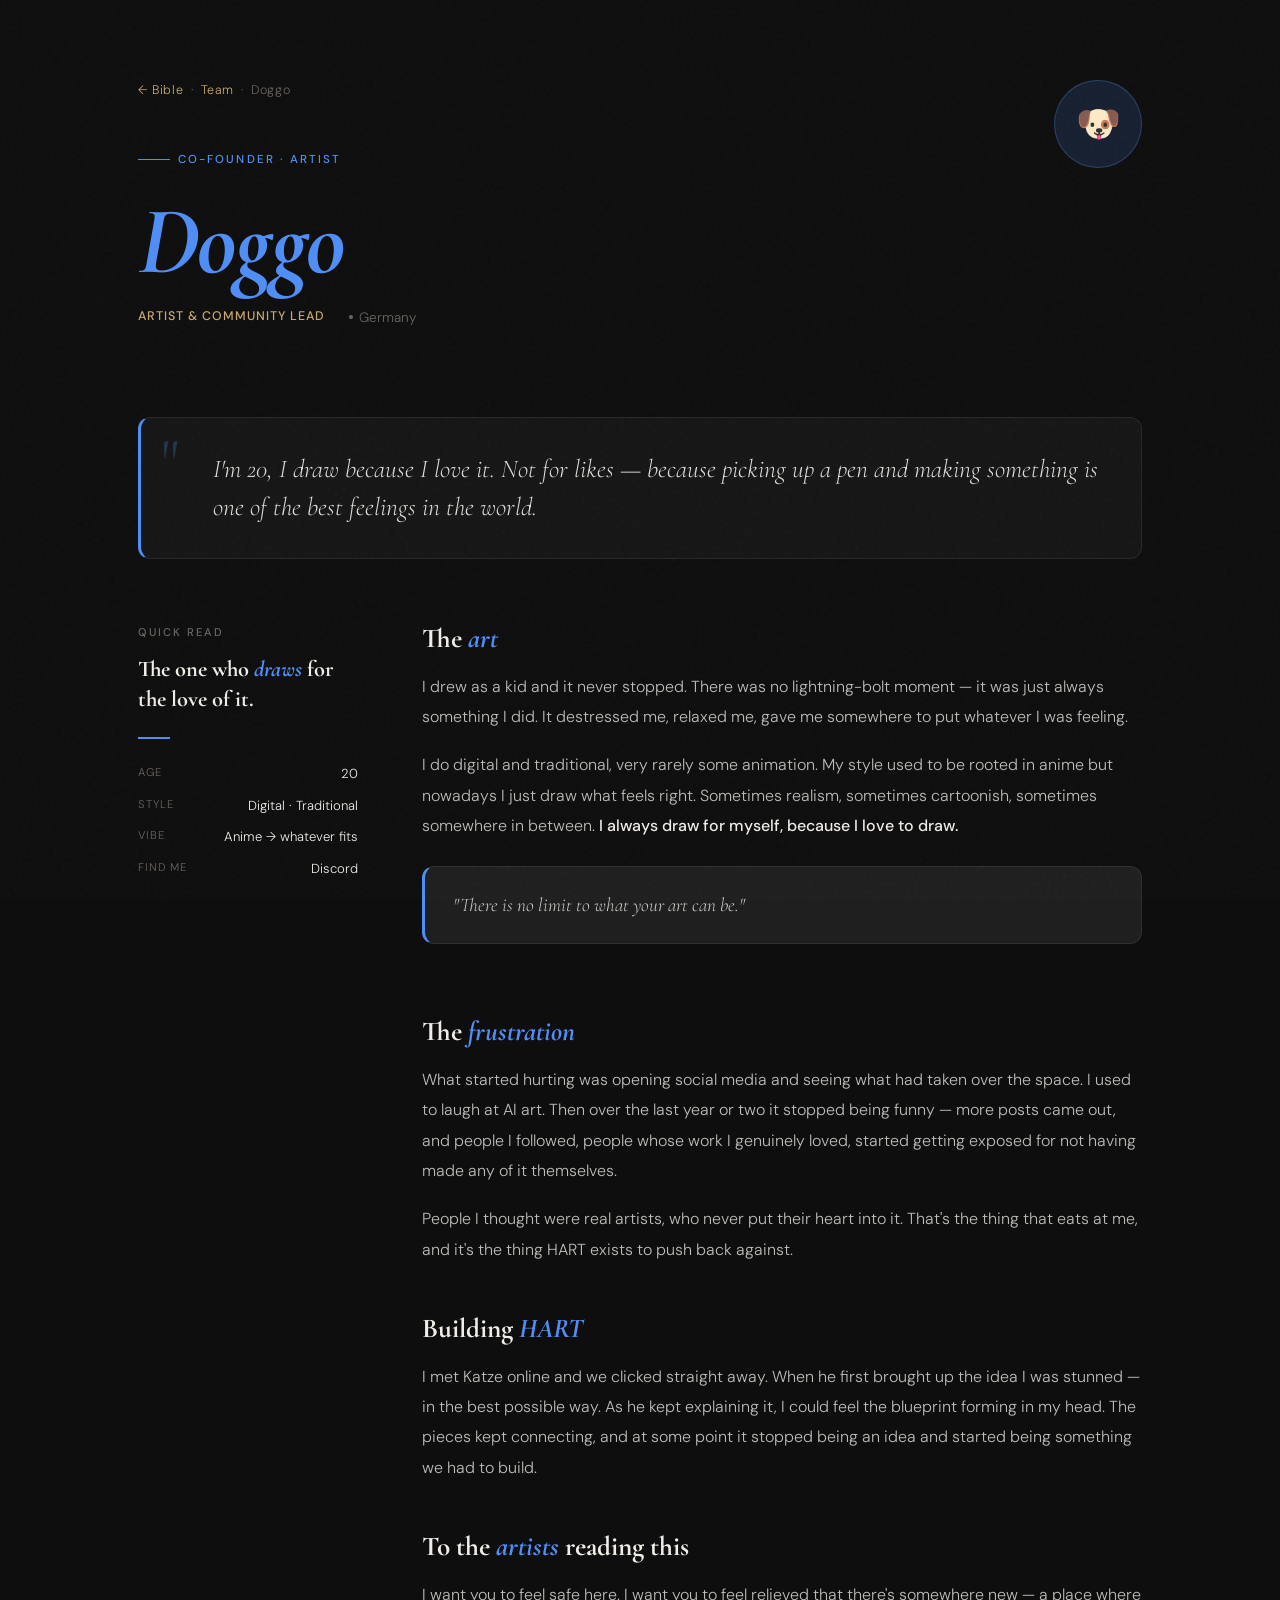
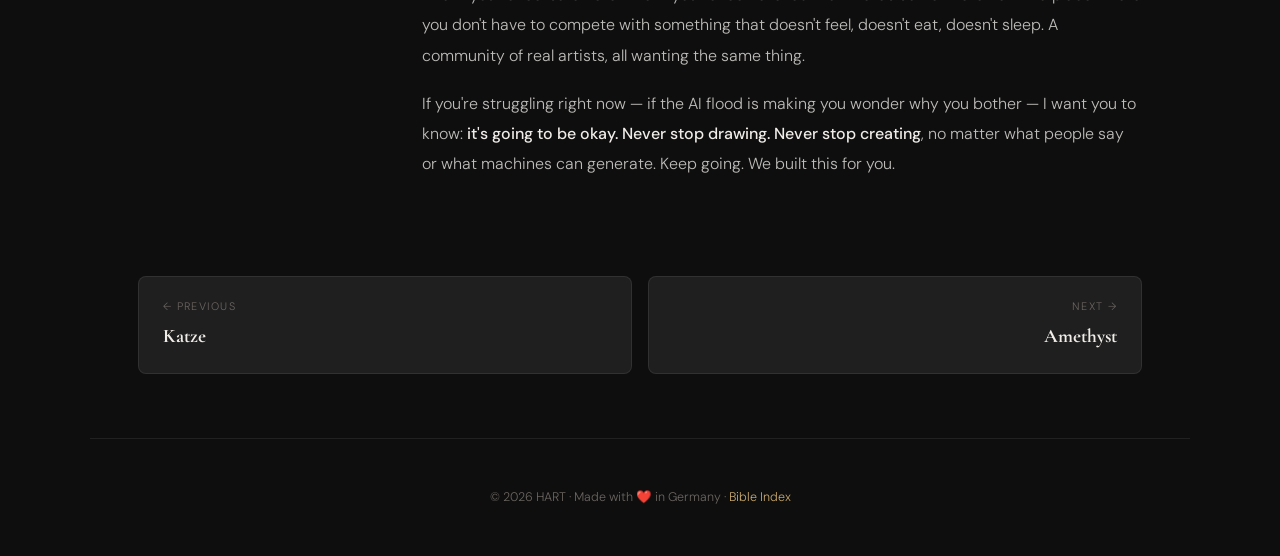
<file: team/doggo.html>
<!DOCTYPE html>
<html lang="en">
<head>
<meta charset="UTF-8" />
<meta name="viewport" content="width=device-width, initial-scale=1.0" />
<title>Doggo — HART Team</title>
<link rel="preconnect" href="https://fonts.googleapis.com" />
<link href="https://fonts.googleapis.com/css2?family=Cormorant+Garamond:ital,wght@0,400;0,600;0,700;1,400;1,600&family=DM+Sans:wght@300;400;500&display=swap" rel="stylesheet" />
<link rel="stylesheet" href="_team.css" />
<style>
  body {
    --accent: #4f8ef7;
    --accent-soft: rgba(79, 142, 247, 0.15);
    --accent-line: rgba(79, 142, 247, 0.3);
  }
</style>
</head>
<body>

<section class="profile-hero">
  <div class="profile-mark">🐶</div>
  <div class="crumb"><a href="../index.html">← Bible</a> &nbsp;·&nbsp; <a href="index.html">Team</a> &nbsp;·&nbsp; Doggo</div>
  <div class="eyebrow">Co-founder · Artist</div>
  <h1 class="profile-name"><em>Doggo</em></h1>
  <div class="profile-role">
    <span class="role-chip">Artist &amp; Community Lead</span>
    <span class="role-loc">Germany</span>
  </div>
</section>

<div class="pull-quote">
  <div class="pull-quote-inner">
    <span class="pull-quote-mark">"</span>
    <p>I'm 20, I draw because I love it. Not for likes — because picking up a pen and making something is one of the best feelings in the world.</p>
  </div>
</div>

<main class="profile-body">

  <aside class="profile-aside">
    <div class="aside-label">Quick read</div>
    <div class="aside-title">The one who <em>draws</em> for the love of it.</div>
    <div class="aside-divider"></div>
    <div class="aside-meta">
      <div><span>Age</span><span>20</span></div>
      <div><span>Style</span><span>Digital · Traditional</span></div>
      <div><span>Vibe</span><span>Anime → whatever fits</span></div>
      <div><span>Find me</span><span>Discord</span></div>
    </div>
  </aside>

  <div class="section-stack">

    <section class="profile-section">
      <h2>The <em>art</em></h2>
      <p>
        I drew as a kid and it never stopped. There was no lightning-bolt moment — it was just always
        something I did. It destressed me, relaxed me, gave me somewhere to put whatever I was feeling.
      </p>
      <p>
        I do digital and traditional, very rarely some animation. My style used to be rooted in anime
        but nowadays I just draw what feels right. Sometimes realism, sometimes cartoonish, sometimes
        somewhere in between. <strong>I always draw for myself, because I love to draw.</strong>
      </p>
      <div class="callout">"There is no limit to what your art can be."</div>
    </section>

    <section class="profile-section">
      <h2>The <em>frustration</em></h2>
      <p>
        What started hurting was opening social media and seeing what had taken over the space. I used
        to laugh at AI art. Then over the last year or two it stopped being funny — more posts came
        out, and people I followed, people whose work I genuinely loved, started getting exposed for
        not having made any of it themselves.
      </p>
      <p>
        People I thought were real artists, who never put their heart into it. That's the thing that
        eats at me, and it's the thing HART exists to push back against.
      </p>
    </section>

    <section class="profile-section">
      <h2>Building <em>HART</em></h2>
      <p>
        I met Katze online and we clicked straight away. When he first brought up the idea I was
        stunned — in the best possible way. As he kept explaining it, I could feel the blueprint
        forming in my head. The pieces kept connecting, and at some point it stopped being an idea and
        started being something we had to build.
      </p>
    </section>

    <section class="profile-section">
      <h2>To the <em>artists</em> reading this</h2>
      <p>
        I want you to feel safe here. I want you to feel relieved that there's somewhere new — a place
        where you don't have to compete with something that doesn't feel, doesn't eat, doesn't sleep.
        A community of real artists, all wanting the same thing.
      </p>
      <p>
        If you're struggling right now — if the AI flood is making you wonder why you bother — I want
        you to know: <strong>it's going to be okay. Never stop drawing. Never stop creating</strong>,
        no matter what people say or what machines can generate. Keep going. We built this for you.
      </p>
    </section>

  </div>
</main>

<nav class="profile-nav">
  <a href="katze.html">
    <div class="label">← Previous</div>
    <div class="title">Katze</div>
  </a>
  <a href="amethyst.html" class="nav-right">
    <div class="label">Next →</div>
    <div class="title">Amethyst</div>
  </a>
</nav>

<footer>
  <p>© 2026 HART · Made with ❤️ in Germany · <a href="../index.html">Bible Index</a></p>
</footer>

</body>
</html>
</file>
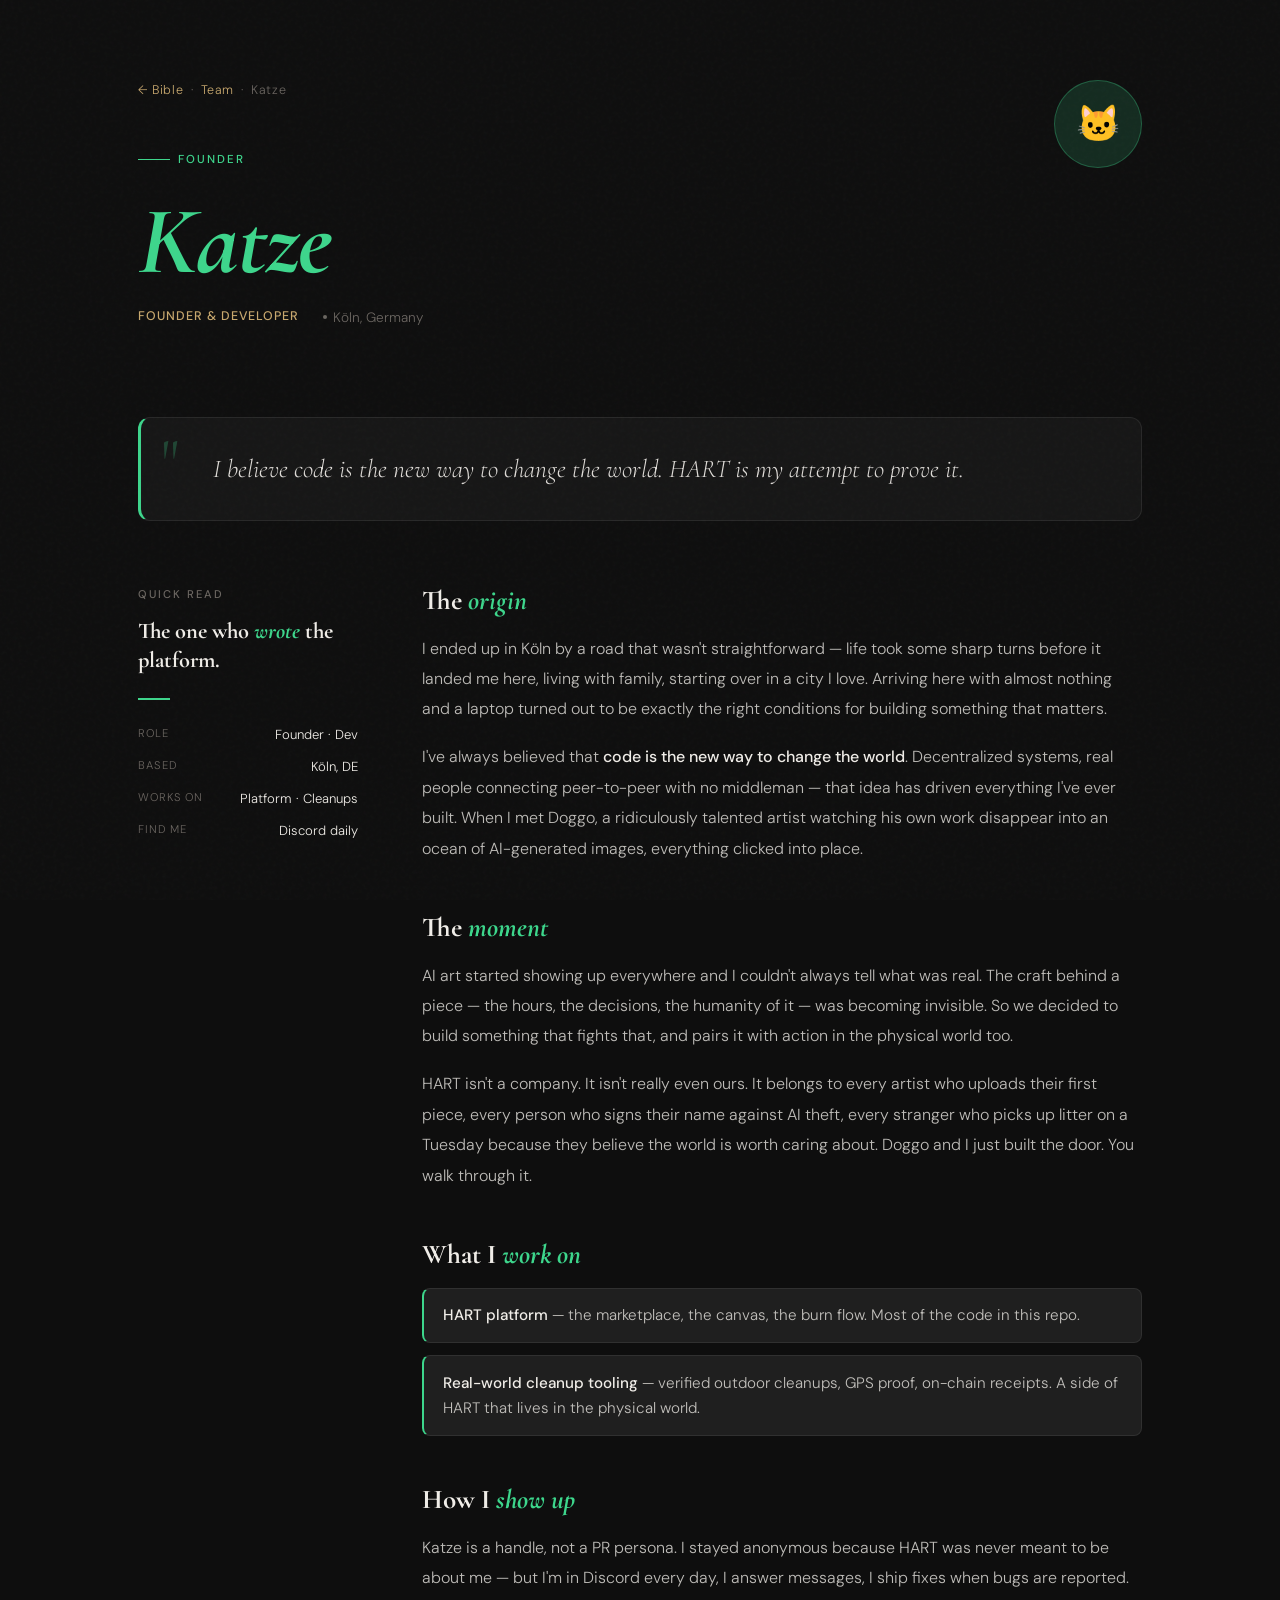
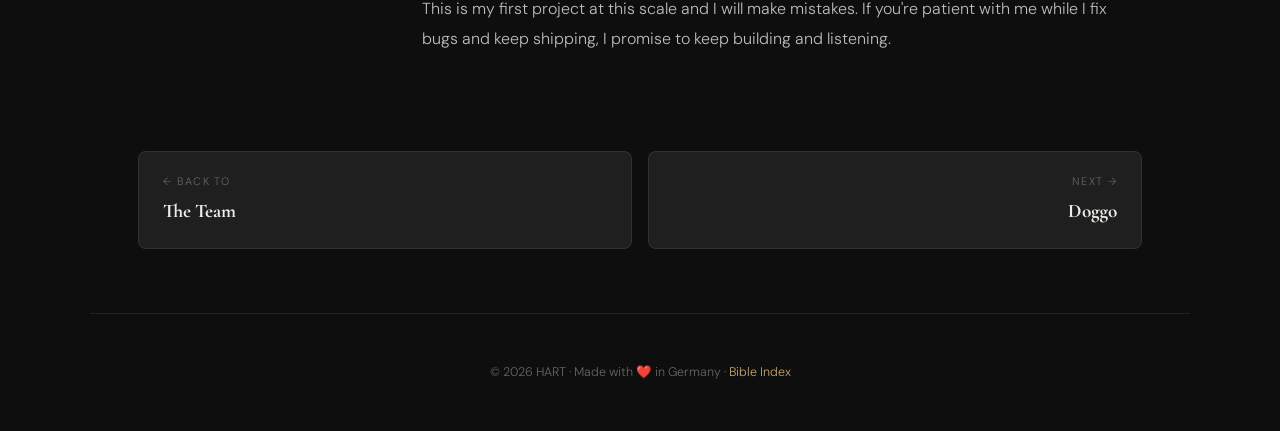
<file: team/katze.html>
<!DOCTYPE html>
<html lang="en">
<head>
<meta charset="UTF-8" />
<meta name="viewport" content="width=device-width, initial-scale=1.0" />
<title>Katze — HART Team</title>
<link rel="preconnect" href="https://fonts.googleapis.com" />
<link href="https://fonts.googleapis.com/css2?family=Cormorant+Garamond:ital,wght@0,400;0,600;0,700;1,400;1,600&family=DM+Sans:wght@300;400;500&display=swap" rel="stylesheet" />
<link rel="stylesheet" href="_team.css" />
<style>
  body {
    --accent: #3dd68c;
    --accent-soft: rgba(61, 214, 140, 0.15);
    --accent-line: rgba(61, 214, 140, 0.3);
  }
</style>
</head>
<body>

<section class="profile-hero">
  <div class="profile-mark">🐱</div>
  <div class="crumb"><a href="../index.html">← Bible</a> &nbsp;·&nbsp; <a href="index.html">Team</a> &nbsp;·&nbsp; Katze</div>
  <div class="eyebrow">Founder</div>
  <h1 class="profile-name"><em>Katze</em></h1>
  <div class="profile-role">
    <span class="role-chip">Founder &amp; Developer</span>
    <span class="role-loc">Köln, Germany</span>
  </div>
</section>

<div class="pull-quote">
  <div class="pull-quote-inner">
    <span class="pull-quote-mark">"</span>
    <p>I believe code is the new way to change the world. HART is my attempt to prove it.</p>
  </div>
</div>

<main class="profile-body">

  <aside class="profile-aside">
    <div class="aside-label">Quick read</div>
    <div class="aside-title">The one who <em>wrote</em> the platform.</div>
    <div class="aside-divider"></div>
    <div class="aside-meta">
      <div><span>Role</span><span>Founder · Dev</span></div>
      <div><span>Based</span><span>Köln, DE</span></div>
      <div><span>Works on</span><span>Platform · Cleanups</span></div>
      <div><span>Find me</span><span>Discord daily</span></div>
    </div>
  </aside>

  <div class="section-stack">

    <section class="profile-section">
      <h2>The <em>origin</em></h2>
      <p>
        I ended up in Köln by a road that wasn't straightforward — life took some sharp turns before it
        landed me here, living with family, starting over in a city I love. Arriving here with almost
        nothing and a laptop turned out to be exactly the right conditions for building something that
        matters.
      </p>
      <p>
        I've always believed that <strong>code is the new way to change the world</strong>.
        Decentralized systems, real people connecting peer-to-peer with no middleman — that idea has
        driven everything I've ever built. When I met Doggo, a ridiculously talented artist watching
        his own work disappear into an ocean of AI-generated images, everything clicked into place.
      </p>
    </section>

    <section class="profile-section">
      <h2>The <em>moment</em></h2>
      <p>
        AI art started showing up everywhere and I couldn't always tell what was real. The craft behind
        a piece — the hours, the decisions, the humanity of it — was becoming invisible. So we decided
        to build something that fights that, and pairs it with action in the physical world too.
      </p>
      <p>
        HART isn't a company. It isn't really even ours. It belongs to every artist who uploads their
        first piece, every person who signs their name against AI theft, every stranger who picks up
        litter on a Tuesday because they believe the world is worth caring about. Doggo and I just
        built the door. You walk through it.
      </p>
    </section>

    <section class="profile-section">
      <h2>What I <em>work on</em></h2>
      <ul>
        <li><strong>HART platform</strong> — the marketplace, the canvas, the burn flow. Most of the code in this repo.</li>
        <li><strong>Real-world cleanup tooling</strong> — verified outdoor cleanups, GPS proof, on-chain receipts. A side of HART that lives in the physical world.</li>
      </ul>
    </section>

    <section class="profile-section">
      <h2>How I <em>show up</em></h2>
      <p>
        Katze is a handle, not a PR persona. I stayed anonymous because HART was never meant to be
        about me — but I'm in Discord every day, I answer messages, I ship fixes when bugs are
        reported. This is my first project at this scale and I will make mistakes. If you're patient
        with me while I fix bugs and keep shipping, I promise to keep building and listening.
      </p>
    </section>

  </div>
</main>

<nav class="profile-nav">
  <a href="index.html">
    <div class="label">← Back to</div>
    <div class="title">The Team</div>
  </a>
  <a href="doggo.html" class="nav-right">
    <div class="label">Next →</div>
    <div class="title">Doggo</div>
  </a>
</nav>

<footer>
  <p>© 2026 HART · Made with ❤️ in Germany · <a href="../index.html">Bible Index</a></p>
</footer>

</body>
</html>
</file>
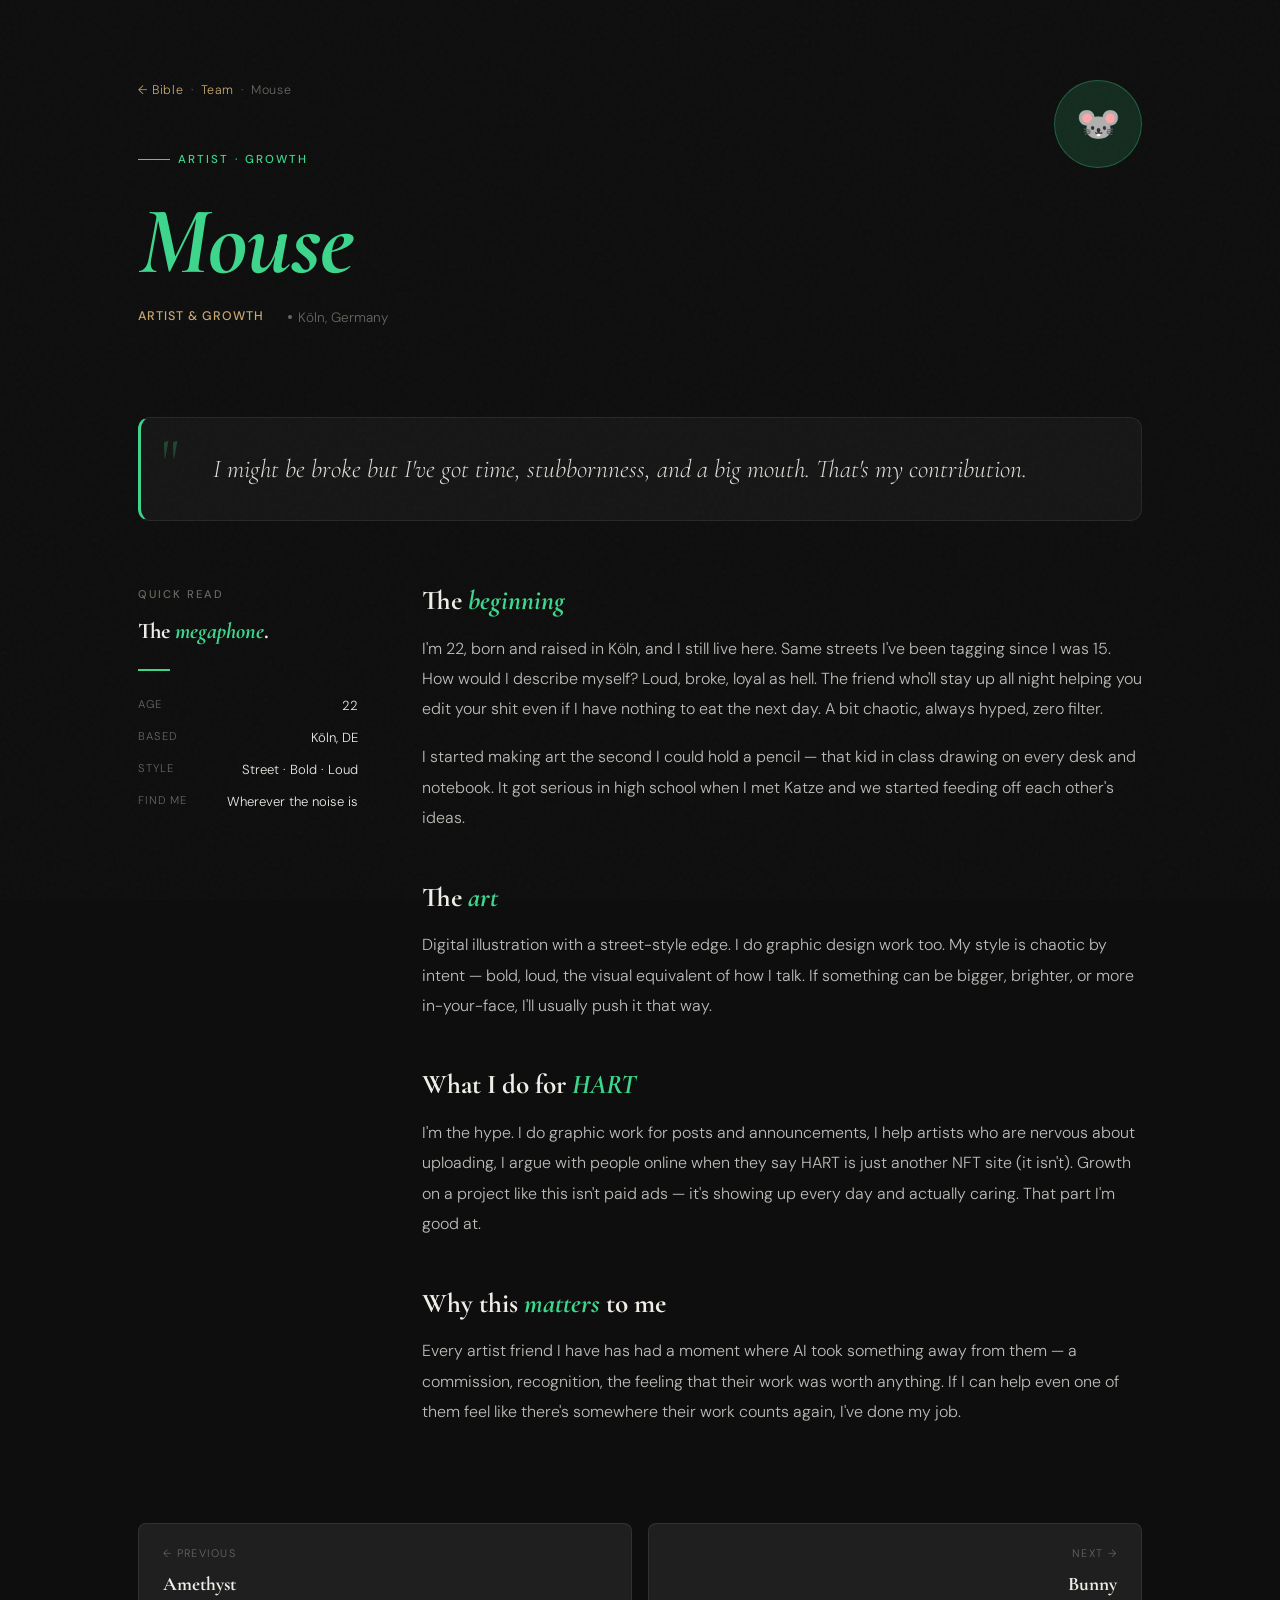
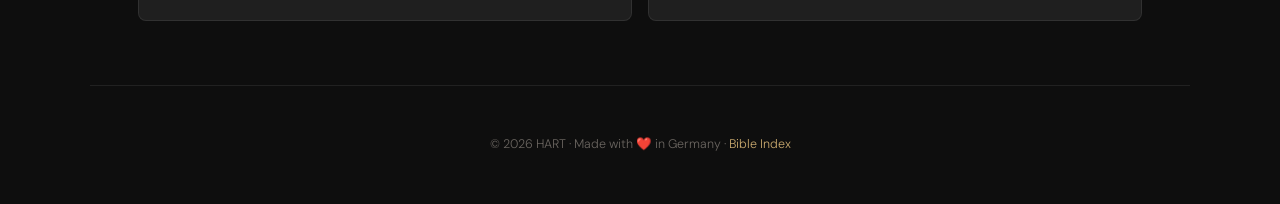
<file: team/mouse.html>
<!DOCTYPE html>
<html lang="en">
<head>
<meta charset="UTF-8" />
<meta name="viewport" content="width=device-width, initial-scale=1.0" />
<title>Mouse — HART Team</title>
<link rel="preconnect" href="https://fonts.googleapis.com" />
<link href="https://fonts.googleapis.com/css2?family=Cormorant+Garamond:ital,wght@0,400;0,600;0,700;1,400;1,600&family=DM+Sans:wght@300;400;500&display=swap" rel="stylesheet" />
<link rel="stylesheet" href="_team.css" />
<style>
  body {
    --accent: #3dd68c;
    --accent-soft: rgba(61, 214, 140, 0.15);
    --accent-line: rgba(61, 214, 140, 0.3);
  }
</style>
</head>
<body>

<section class="profile-hero">
  <div class="profile-mark">🐭</div>
  <div class="crumb"><a href="../index.html">← Bible</a> &nbsp;·&nbsp; <a href="index.html">Team</a> &nbsp;·&nbsp; Mouse</div>
  <div class="eyebrow">Artist · Growth</div>
  <h1 class="profile-name"><em>Mouse</em></h1>
  <div class="profile-role">
    <span class="role-chip">Artist &amp; Growth</span>
    <span class="role-loc">Köln, Germany</span>
  </div>
</section>

<div class="pull-quote">
  <div class="pull-quote-inner">
    <span class="pull-quote-mark">"</span>
    <p>I might be broke but I've got time, stubbornness, and a big mouth. That's my contribution.</p>
  </div>
</div>

<main class="profile-body">

  <aside class="profile-aside">
    <div class="aside-label">Quick read</div>
    <div class="aside-title">The <em>megaphone</em>.</div>
    <div class="aside-divider"></div>
    <div class="aside-meta">
      <div><span>Age</span><span>22</span></div>
      <div><span>Based</span><span>Köln, DE</span></div>
      <div><span>Style</span><span>Street · Bold · Loud</span></div>
      <div><span>Find me</span><span>Wherever the noise is</span></div>
    </div>
  </aside>

  <div class="section-stack">

    <section class="profile-section">
      <h2>The <em>beginning</em></h2>
      <p>
        I'm 22, born and raised in Köln, and I still live here. Same streets I've been tagging since I
        was 15. How would I describe myself? Loud, broke, loyal as hell. The friend who'll stay up all
        night helping you edit your shit even if I have nothing to eat the next day. A bit chaotic,
        always hyped, zero filter.
      </p>
      <p>
        I started making art the second I could hold a pencil — that kid in class drawing on every
        desk and notebook. It got serious in high school when I met Katze and we started feeding off
        each other's ideas.
      </p>
    </section>

    <section class="profile-section">
      <h2>The <em>art</em></h2>
      <p>
        Digital illustration with a street-style edge. I do graphic design work too. My style is
        chaotic by intent — bold, loud, the visual equivalent of how I talk. If something can be
        bigger, brighter, or more in-your-face, I'll usually push it that way.
      </p>
    </section>

    <section class="profile-section">
      <h2>What I do for <em>HART</em></h2>
      <p>
        I'm the hype. I do graphic work for posts and announcements, I help artists who are nervous
        about uploading, I argue with people online when they say HART is just another NFT site
        (it isn't). Growth on a project like this isn't paid ads — it's showing up every day and
        actually caring. That part I'm good at.
      </p>
    </section>

    <section class="profile-section">
      <h2>Why this <em>matters</em> to me</h2>
      <p>
        Every artist friend I have has had a moment where AI took something away from them — a
        commission, recognition, the feeling that their work was worth anything. If I can help even one
        of them feel like there's somewhere their work counts again, I've done my job.
      </p>
    </section>

  </div>
</main>

<nav class="profile-nav">
  <a href="amethyst.html">
    <div class="label">← Previous</div>
    <div class="title">Amethyst</div>
  </a>
  <a href="bunny.html" class="nav-right">
    <div class="label">Next →</div>
    <div class="title">Bunny</div>
  </a>
</nav>

<footer>
  <p>© 2026 HART · Made with ❤️ in Germany · <a href="../index.html">Bible Index</a></p>
</footer>

</body>
</html>
</file>
<file: _style.css>
:root {
  --bg: #0e0e10;
  --panel: #16161a;
  --ink: #ececf1;
  --muted: #9a9aa8;
  --accent: #ff5e5b;
  --accent-2: #5bc0eb;
  --good: #7bd389;
  --warn: #f0c419;
  --line: #2a2a32;
}
* { box-sizing: border-box; }
body {
  margin: 0;
  font-family: -apple-system, "Segoe UI", system-ui, sans-serif;
  background: var(--bg);
  color: var(--ink);
  line-height: 1.6;
}
header {
  padding: 48px 8% 32px;
  border-bottom: 1px solid var(--line);
  background: linear-gradient(180deg, #18181d 0%, #0e0e10 100%);
}
header .crumb { color: var(--muted); font-size: 0.85rem; margin-bottom: 10px; }
header .crumb a { color: var(--accent-2); text-decoration: none; }
h1 { font-size: 2.4rem; margin: 0 0 8px; letter-spacing: -0.02em; }
h2 {
  font-size: 1.4rem;
  margin: 0 0 16px;
  padding-bottom: 8px;
  border-bottom: 1px solid var(--line);
  color: var(--accent-2);
}
h3 { color: var(--accent); margin-top: 24px; font-size: 1.05rem; }
.sub { color: var(--muted); font-size: 0.95rem; }
main { padding: 32px 8% 64px; max-width: 1100px; }
section {
  background: var(--panel);
  border: 1px solid var(--line);
  border-radius: 8px;
  padding: 24px 28px;
  margin-bottom: 24px;
}
code, .mono {
  font-family: "JetBrains Mono", Consolas, monospace;
  background: #0a0a0c;
  padding: 2px 6px;
  border-radius: 4px;
  color: var(--good);
  font-size: 0.9em;
}
pre {
  background: #0a0a0c;
  border: 1px solid var(--line);
  border-radius: 6px;
  padding: 14px 16px;
  overflow-x: auto;
  color: var(--good);
  font-size: 0.88rem;
}
table {
  width: 100%;
  border-collapse: collapse;
  margin: 12px 0;
  font-size: 0.92rem;
}
th, td {
  text-align: left;
  padding: 8px 12px;
  border-bottom: 1px solid var(--line);
  vertical-align: top;
}
th { color: var(--muted); font-weight: 600; }
tr:hover td { background: #1c1c22; }
ul, ol { padding-left: 20px; }
li { margin: 6px 0; }
.pill {
  display: inline-block;
  padding: 2px 10px;
  border-radius: 99px;
  font-size: 0.72rem;
  font-weight: 600;
  margin-right: 6px;
}
.pill-good { background: #1c3a23; color: var(--good); }
.pill-warn { background: #3a3318; color: var(--warn); }
.pill-acc  { background: #2a1a1a; color: var(--accent); }
.pill-info { background: #15252e; color: var(--accent-2); }
.grid { display: grid; grid-template-columns: 1fr 1fr; gap: 16px; }
.callout {
  border-left: 3px solid var(--accent);
  background: #1c1418;
  padding: 12px 16px;
  border-radius: 4px;
  margin: 12px 0;
}
.callout.note { border-color: var(--accent-2); background: #131b22; }
.callout.warn { border-color: var(--warn); background: #221d10; }
hr { border: none; border-top: 1px solid var(--line); margin: 24px 0; }
.next { display: flex; justify-content: space-between; gap: 12px; margin-top: 32px; }
.next a {
  flex: 1;
  padding: 14px 18px;
  border: 1px solid var(--line);
  border-radius: 8px;
  background: #14141a;
  color: var(--ink);
  text-decoration: none;
  transition: border-color 0.15s;
}
.next a:hover { border-color: var(--accent); }
.next .label { color: var(--muted); font-size: 0.78rem; text-transform: uppercase; letter-spacing: 0.05em; }
.next .title { color: var(--accent-2); margin-top: 4px; }
@media (max-width: 720px) { .grid, .next { grid-template-columns: 1fr; flex-direction: column; } }

figure {
  margin: 20px auto;
  border: 1px solid var(--line);
  border-radius: 8px;
  overflow: hidden;
  background: #0a0a0c;
  max-width: 520px;
}
figure img {
  display: block;
  width: 100%;
  height: auto;
  max-height: 320px;
  object-fit: cover;
}
figcaption {
  padding: 10px 14px;
  color: var(--muted);
  font-size: 0.82rem;
  border-top: 1px solid var(--line);
  background: #111116;
  text-align: center;
  font-style: italic;
}
.hero-image {
  margin: 0 auto 28px;
  border-radius: 8px;
  overflow: hidden;
  border: 1px solid var(--line);
  max-width: 720px;
  max-height: 240px;
}
.hero-image img {
  display: block;
  width: 100%;
  height: 240px;
  object-fit: cover;
}
.hero-image.contain {
  background: #0a0a0c;
  max-height: 360px;
}
.hero-image.contain img {
  height: 360px;
  object-fit: contain;
}
.image-row {
  display: grid;
  grid-template-columns: 1fr 1fr;
  gap: 14px;
  margin: 20px auto;
  max-width: 820px;
}
.image-row figure { margin: 0; max-width: none; }
.image-row figure img { max-height: 220px; }
@media (max-width: 720px) {
  .image-row { grid-template-columns: 1fr; }
  .hero-image { max-height: 180px; }
  .hero-image img { height: 180px; }
  figure img { max-height: 240px; }
}
</file>
<file: team/_team.css>
/* Shared styles for HART team profile pages */

*, *::before, *::after { box-sizing: border-box; margin: 0; padding: 0; }

:root {
  --bg:      #0e0e0e;
  --surface: #161616;
  --raised:  #1f1f1f;
  --border:  rgba(255,255,255,0.08);
  --text:    #f0ede8;
  --muted:   #6a6560;
  --red:     #f43f6a;
  --red-dim: #c0294d;
  --gold:    #c9a96e;

  /* Per-page accent — overridden inline on <body> */
  --accent: var(--red);
  --accent-soft: rgba(244, 63, 106, 0.15);
  --accent-line: rgba(244, 63, 106, 0.3);
}

html { scroll-behavior: smooth; }
body {
  background: var(--bg);
  color: var(--text);
  font-family: 'DM Sans', sans-serif;
  font-weight: 300;
  overflow-x: hidden;
  line-height: 1.7;
}

body::before {
  content: ''; position: fixed; inset: 0;
  background-image: url("data:image/svg+xml,%3Csvg viewBox='0 0 256 256' xmlns='http://www.w3.org/2000/svg'%3E%3Cfilter id='n'%3E%3CfeTurbulence type='fractalNoise' baseFrequency='0.9' numOctaves='4' stitchTiles='stitch'/%3E%3C/filter%3E%3Crect width='100%25' height='100%25' filter='url(%23n)' opacity='0.03'/%3E%3C/svg%3E");
  pointer-events: none; z-index: 9999; opacity: 0.8;
}

a { color: inherit; }
strong { color: var(--text); font-weight: 500; }

/* ── HERO ── */
.profile-hero {
  padding: 5rem 3rem 3rem;
  max-width: 1100px;
  margin: 0 auto;
  position: relative;
}

.crumb {
  color: var(--muted);
  font-size: 0.78rem;
  letter-spacing: 0.05em;
  margin-bottom: 2.5rem;
}
.crumb a { color: var(--gold); text-decoration: none; }
.crumb a:hover { color: var(--accent); }

.eyebrow {
  font-size: 0.72rem;
  letter-spacing: 0.18em;
  text-transform: uppercase;
  color: var(--accent);
  font-weight: 500;
  display: inline-flex;
  align-items: center;
  gap: 0.5rem;
  margin-bottom: 1.5rem;
}
.eyebrow::before {
  content: '';
  display: block;
  width: 2rem;
  height: 1px;
  background: var(--accent);
}

.profile-name {
  font-family: 'Cormorant Garamond', serif;
  font-size: clamp(3.5rem, 8vw, 6rem);
  font-weight: 700;
  line-height: 1.0;
  letter-spacing: -0.01em;
  margin-bottom: 1rem;
}
.profile-name em {
  font-style: italic;
  color: var(--accent);
}

.profile-role {
  display: flex;
  flex-wrap: wrap;
  gap: 0.75rem 1.5rem;
  align-items: center;
  margin-bottom: 2.5rem;
}
.role-chip {
  font-size: 0.78rem;
  letter-spacing: 0.08em;
  text-transform: uppercase;
  color: var(--gold);
  font-weight: 500;
}
.role-loc {
  font-size: 0.85rem;
  color: var(--muted);
  display: inline-flex;
  align-items: center;
  gap: 0.4rem;
}
.role-loc::before {
  content: '';
  display: inline-block;
  width: 4px; height: 4px;
  border-radius: 50%;
  background: var(--muted);
}

/* Avatar disc */
.profile-mark {
  position: absolute;
  top: 5rem;
  right: 3rem;
  width: 5.5rem; height: 5.5rem;
  border-radius: 50%;
  background: var(--accent-soft);
  border: 1px solid var(--accent-line);
  display: flex; align-items: center; justify-content: center;
  font-size: 2.25rem;
}

/* ── PULL QUOTE ── */
.pull-quote {
  max-width: 1100px;
  margin: 0 auto 3rem;
  padding: 0 3rem;
}
.pull-quote-inner {
  background: var(--surface);
  border: 1px solid var(--border);
  border-left: 3px solid var(--accent);
  border-radius: 0.75rem;
  padding: 2rem 2.5rem;
  position: relative;
}
.pull-quote-mark {
  position: absolute;
  top: 0.75rem;
  left: 1.25rem;
  font-family: 'Cormorant Garamond', serif;
  font-size: 4rem;
  line-height: 1;
  color: var(--accent);
  opacity: 0.25;
}
.pull-quote p {
  font-family: 'Cormorant Garamond', serif;
  font-size: clamp(1.25rem, 2.2vw, 1.6rem);
  font-style: italic;
  line-height: 1.5;
  color: rgba(240,237,232,0.92);
  position: relative;
  padding-left: 2rem;
}

/* ── BODY SECTIONS ── */
.profile-body {
  max-width: 1100px;
  margin: 0 auto;
  padding: 1rem 3rem 4rem;
  display: grid;
  grid-template-columns: 220px 1fr;
  gap: 4rem;
  align-items: start;
}

.section-stack {
  display: grid;
  gap: 3rem;
}

.profile-section {
  position: relative;
}
.profile-section h2 {
  font-family: 'Cormorant Garamond', serif;
  font-size: 1.7rem;
  font-weight: 700;
  line-height: 1.2;
  margin-bottom: 1rem;
  color: var(--text);
}
.profile-section h2 em {
  font-style: italic;
  color: var(--accent);
}
.profile-section p {
  color: rgba(240,237,232,0.78);
  font-size: 1rem;
  line-height: 1.9;
  margin-bottom: 1.1rem;
}
.profile-section p:last-child { margin-bottom: 0; }

.profile-section ul {
  list-style: none;
  padding: 0;
  display: grid;
  gap: 0.75rem;
}
.profile-section ul li {
  background: var(--raised);
  border: 1px solid var(--border);
  border-left: 2px solid var(--accent);
  border-radius: 0.5rem;
  padding: 0.9rem 1.2rem;
  color: rgba(240,237,232,0.78);
  font-size: 0.95rem;
  line-height: 1.65;
}

.callout {
  background: var(--raised);
  border: 1px solid var(--border);
  border-radius: 0.75rem;
  padding: 1.5rem 1.75rem;
  margin: 1.5rem 0;
  font-family: 'Cormorant Garamond', serif;
  font-size: 1.2rem;
  font-style: italic;
  line-height: 1.5;
  color: rgba(240,237,232,0.85);
  border-left: 3px solid var(--accent);
}

/* ── ASIDE (sticky label per page) ── */
.profile-aside {
  position: sticky;
  top: 3rem;
}
.aside-label {
  font-size: 0.7rem;
  letter-spacing: 0.18em;
  text-transform: uppercase;
  color: var(--muted);
  font-weight: 500;
  margin-bottom: 0.75rem;
}
.aside-title {
  font-family: 'Cormorant Garamond', serif;
  font-size: 1.4rem;
  font-weight: 700;
  line-height: 1.3;
  color: var(--text);
  margin-bottom: 1.5rem;
}
.aside-title em { font-style: italic; color: var(--accent); }
.aside-divider {
  width: 2rem; height: 2px;
  background: var(--accent);
  margin: 1.5rem 0;
}
.aside-meta {
  display: grid;
  gap: 0.6rem;
  font-size: 0.82rem;
  color: var(--muted);
}
.aside-meta div { display: flex; justify-content: space-between; gap: 1rem; }
.aside-meta span:first-child {
  letter-spacing: 0.08em;
  text-transform: uppercase;
  font-size: 0.7rem;
}
.aside-meta span:last-child { color: var(--text); }

/* ── PREV/NEXT ── */
.profile-nav {
  max-width: 1100px;
  margin: 2rem auto 0;
  padding: 0 3rem;
  display: grid;
  grid-template-columns: 1fr 1fr;
  gap: 1rem;
}
.profile-nav a {
  background: var(--raised);
  border: 1px solid var(--border);
  border-radius: 0.5rem;
  padding: 1.25rem 1.5rem;
  text-decoration: none;
  color: var(--text);
  transition: background 0.2s, border-color 0.2s, transform 0.15s;
}
.profile-nav a:hover {
  background: var(--surface);
  border-color: var(--accent);
  transform: translateY(-2px);
}
.profile-nav .label {
  font-size: 0.68rem;
  letter-spacing: 0.12em;
  text-transform: uppercase;
  color: var(--muted);
  margin-bottom: 0.3rem;
}
.profile-nav .title {
  font-family: 'Cormorant Garamond', serif;
  font-size: 1.2rem;
  font-weight: 700;
  color: var(--text);
}
.profile-nav .nav-right { text-align: right; }

footer {
  max-width: 1100px;
  margin: 0 auto;
  padding: 3rem;
  text-align: center;
  border-top: 1px solid var(--border);
  margin-top: 4rem;
}
footer p { font-size: 0.78rem; color: var(--muted); }
footer a { color: var(--gold); text-decoration: none; }
footer a:hover { color: var(--accent); }

/* ── RESPONSIVE ── */
@media (max-width: 900px) {
  .profile-hero { padding: 4rem 1.5rem 2.5rem; }
  .profile-mark { top: 4rem; right: 1.5rem; width: 4rem; height: 4rem; font-size: 1.6rem; }
  .pull-quote { padding: 0 1.5rem; }
  .pull-quote-inner { padding: 1.5rem 1.75rem; }
  .pull-quote p { padding-left: 1.5rem; font-size: 1.1rem; }
  .profile-body {
    grid-template-columns: 1fr;
    gap: 2.5rem;
    padding: 1rem 1.5rem 3rem;
  }
  .profile-aside { position: static; }
  .profile-nav { padding: 0 1.5rem; grid-template-columns: 1fr; }
  footer { padding: 2rem 1.5rem; }
}

@media (max-width: 500px) {
  .profile-mark { display: none; }
  .profile-name { font-size: clamp(2.75rem, 14vw, 4rem); }
}
</file>
